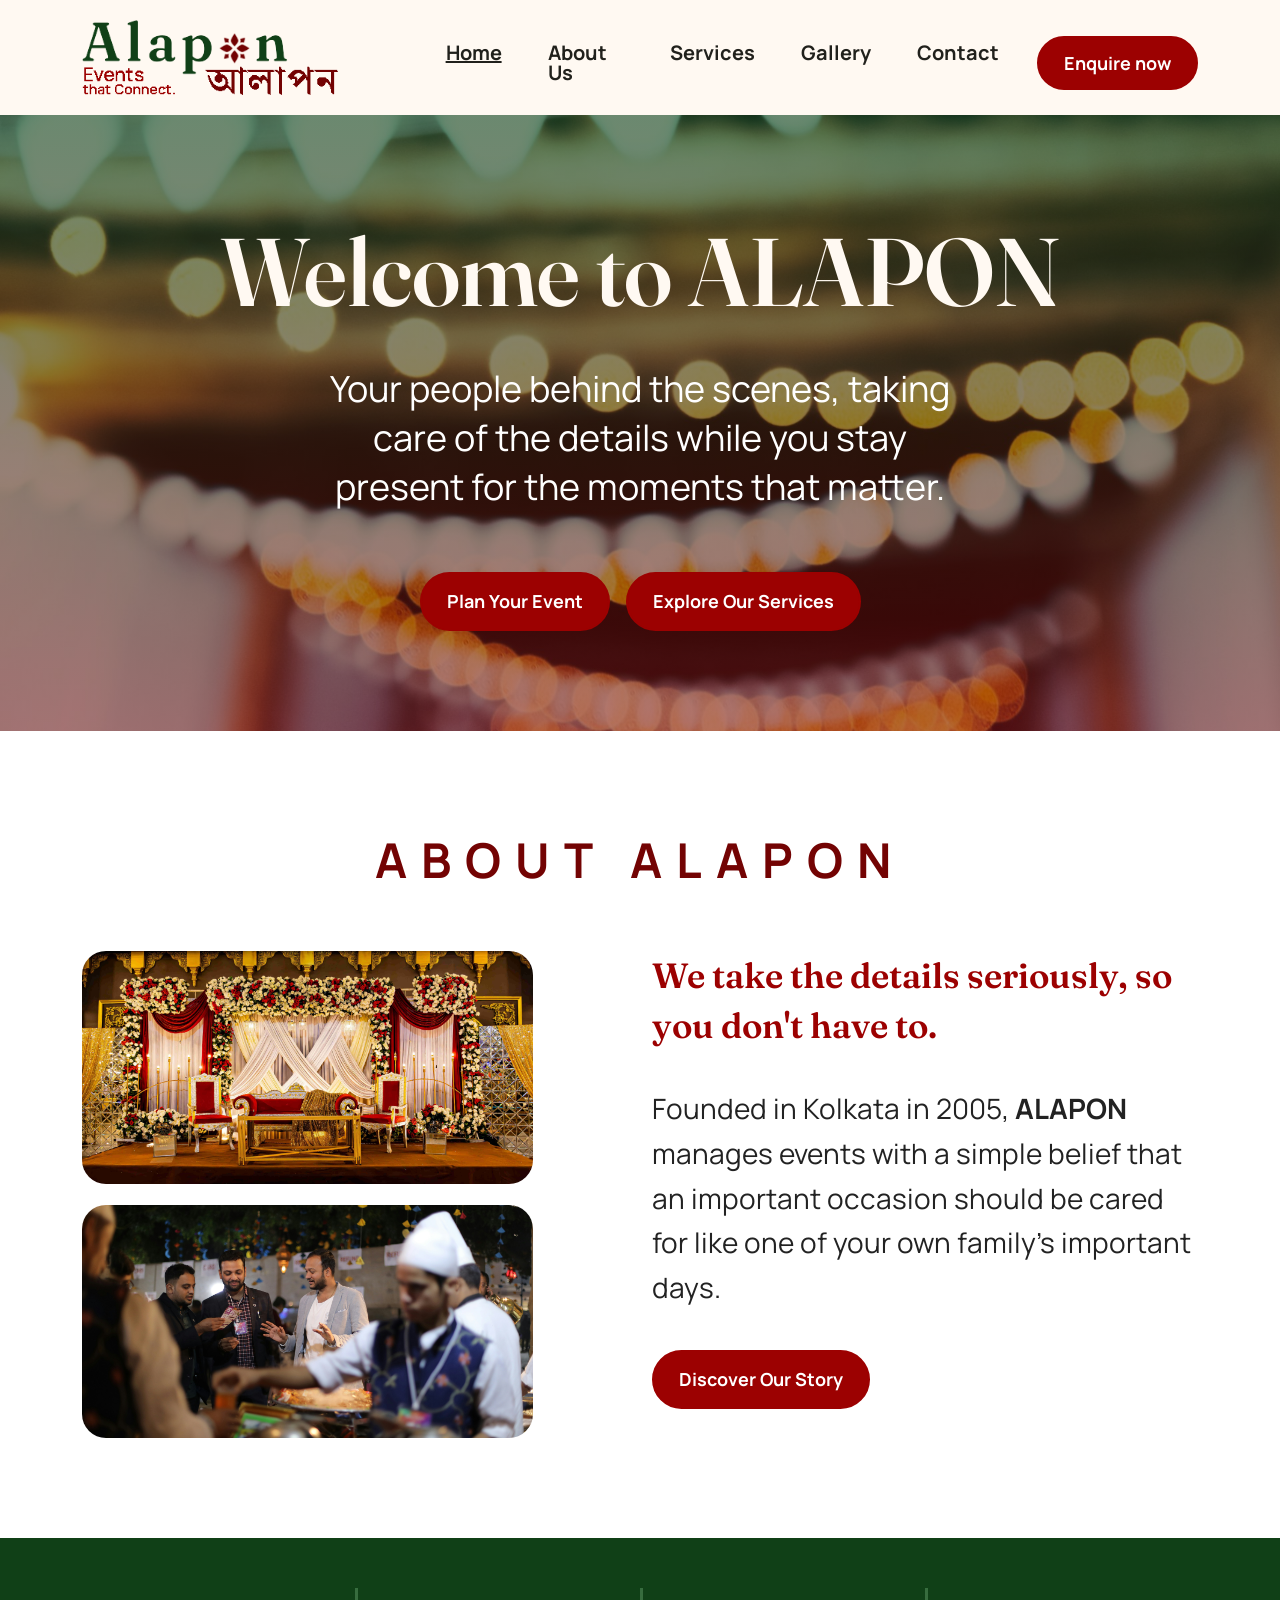
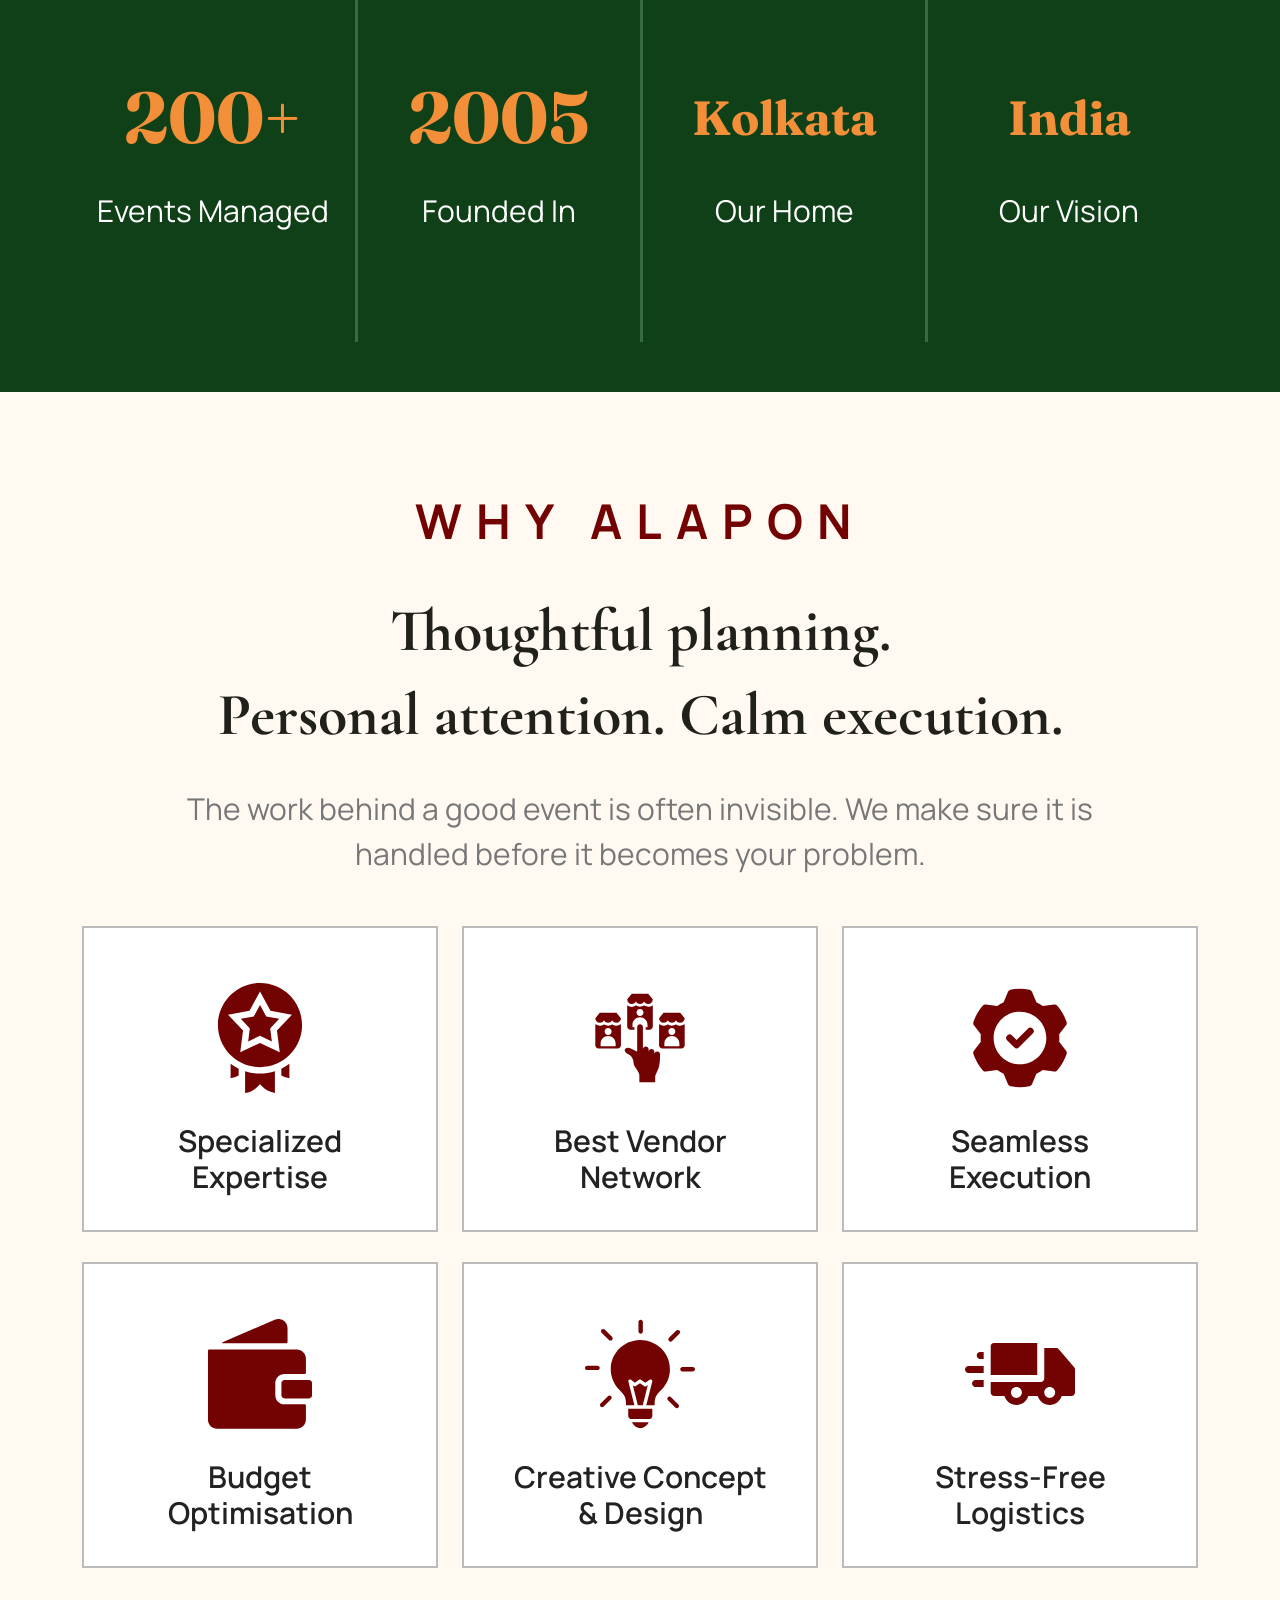
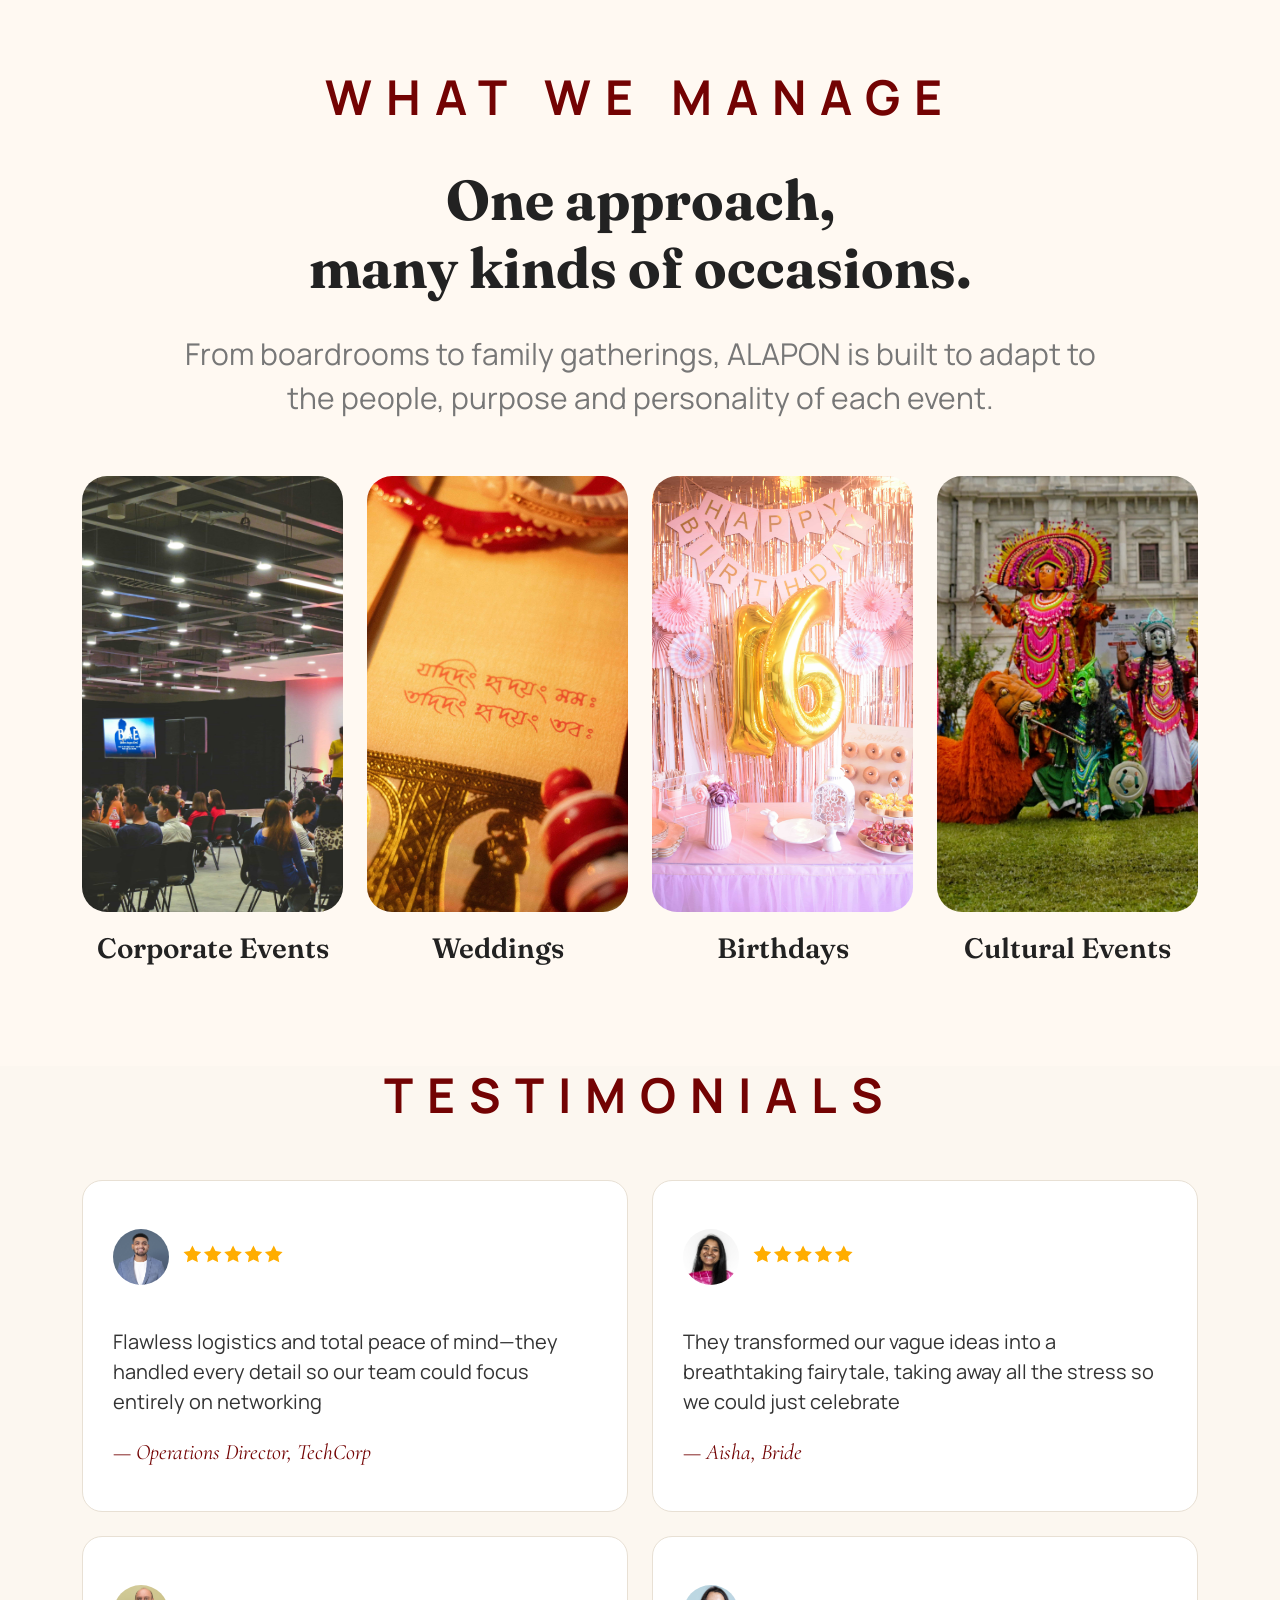
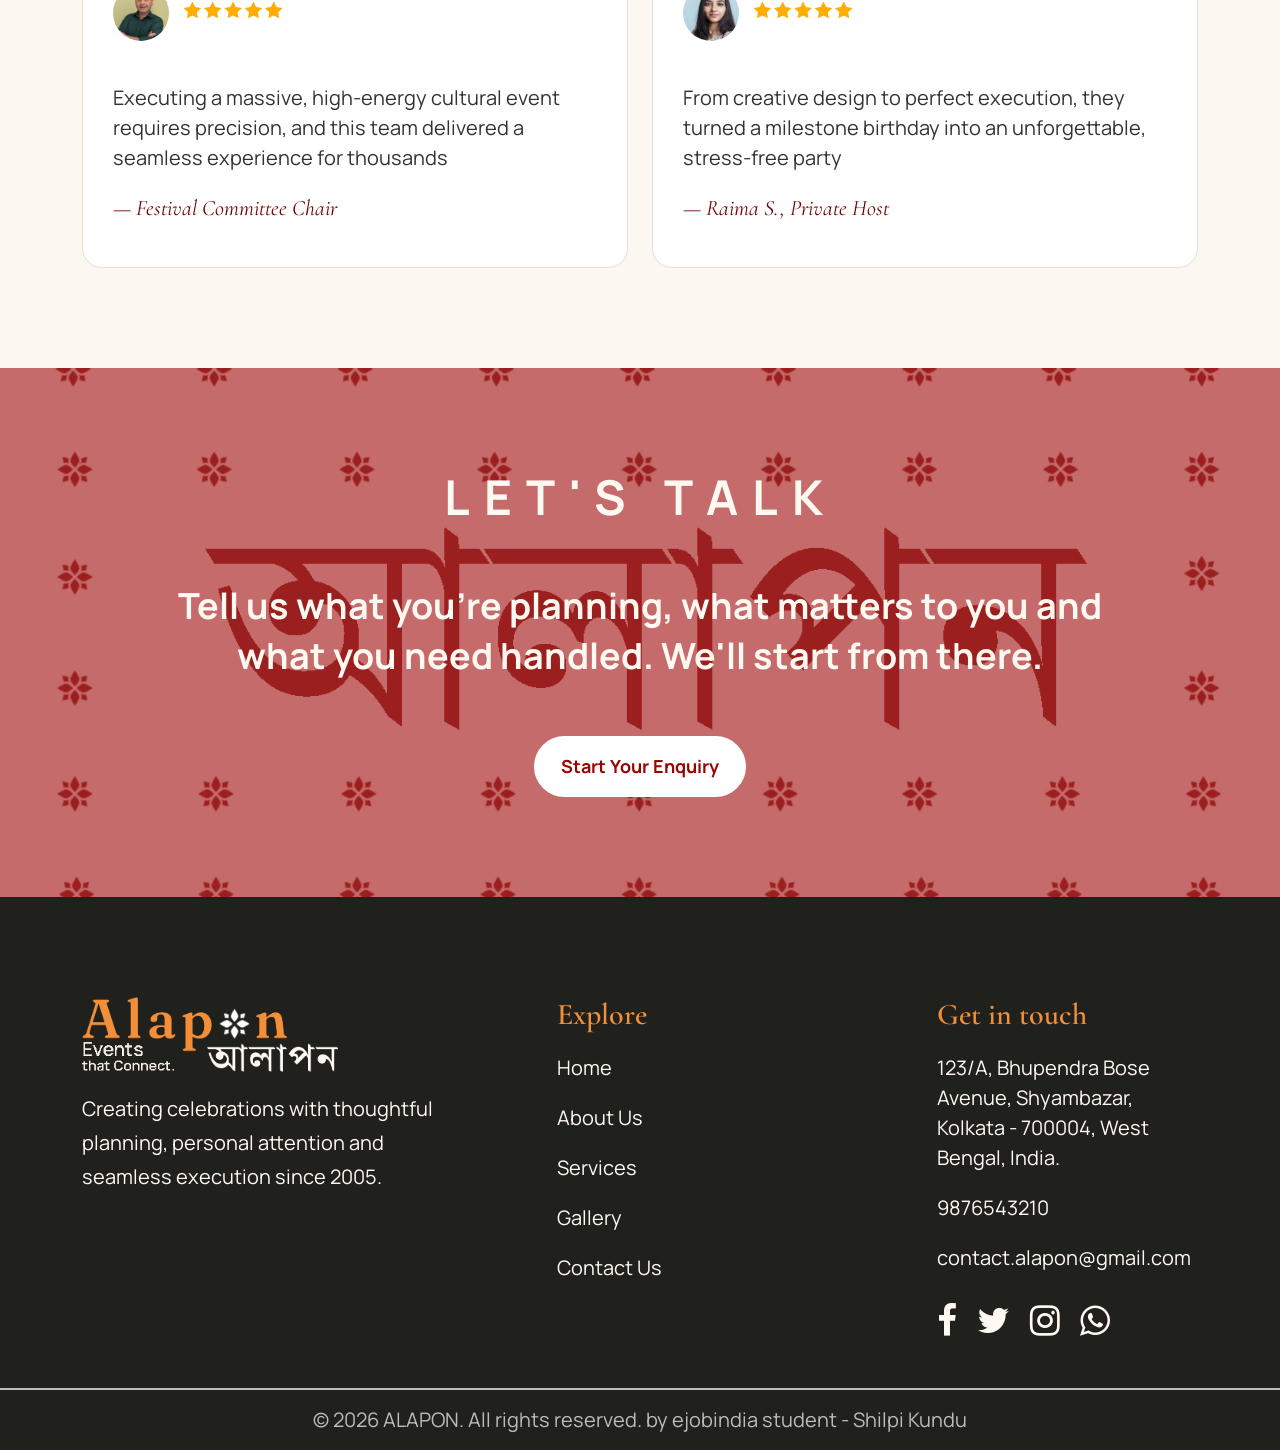
<file: index.html>
<!DOCTYPE html>
<html lang="en">

<head>
  <meta charset="UTF-8">
  <meta name="viewport" content="width=device-width, initial-scale=1.0">

  <title>ALAPON | Event Management Company in Kolkata</title>

  <!-- Google Fonts -->
  <link
    href="https://fonts.googleapis.com/css2?family=Cormorant+Garamond:ital,wght@0,300..700;1,300..700&family=Fraunces:ital,opsz,wght@0,9..144,100..900;1,9..144,100..900&family=Libre+Baskerville:ital,wght@0,400..700;1,400..700&family=Manrope:wght@200..800&family=Noto+Sans+Bengali:wght@100..900&display=swap"
    rel="stylesheet"
  >

  <!-- Font Awesome -->
  <link
    rel="stylesheet"
    href="https://cdnjs.cloudflare.com/ajax/libs/font-awesome/4.7.0/css/font-awesome.min.css"
  >

  <!-- Bootstrap CSS -->
  <link
    href="https://cdn.jsdelivr.net/npm/bootstrap@5.1.3/dist/css/bootstrap.min.css"
    rel="stylesheet"
    integrity="sha384-1BmE4kWBq78iYhFldvKuhfTAU6auU8tT94WrHftjDbrCEXSU1oBoqyl2QvZ6jIW3"
    crossorigin="anonymous"
  >

  <!-- Custom CSS -->
  <link rel="stylesheet" href="./css/style.css">
</head>

<body>

  <!-- HEADER -->
  <header>
    <nav class="navbar navbar-expand-lg">
      <div class="container">

        <!-- Logo -->
        <a class="navbar-brand alapon-logo" href="./index.html">
          <img
            src="./images/logo_dark_pnj.png"
            alt="Alapon logo"
          >
        </a>

        <!-- Mobile hamburger button -->
        <button
          class="navbar-toggler"
          type="button"
          data-bs-toggle="collapse"
          data-bs-target="#alaponNavbar"
          aria-controls="alaponNavbar"
          aria-expanded="false"
          aria-label="Toggle navigation"
        >
          <span class="navbar-toggler-icon"></span>
        </button>

        <!-- Navigation -->
        <div class="collapse navbar-collapse" id="alaponNavbar">

          <ul class="navbar-nav alapon-nav">
            <li class="nav-item">
              <a
                class="nav-link active"
                aria-current="page"
                href="./index.html"
              >Home</a>
            </li>

            <li class="nav-item">
              <a class="nav-link" href="./about.html">About Us</a>
            </li>

            <li class="nav-item">
              <a class="nav-link" href="./services.html">Services</a>
            </li>

            <li class="nav-item">
              <a class="nav-link" href="./gallery.html">Gallery</a>
            </li>

            <li class="nav-item">
              <a class="nav-link" href="./contact.html">Contact</a>
            </li>
          </ul>

          <!-- Enquiry button -->
          <a class="btn alapon-enquire" href="./contact.html">
            Enquire now
          </a>

        </div>
      </div>
    </nav>
  </header>


  
<!-- HERO -->
<section class="hero">
  <div class="container text-center">
    <h1>Welcome to ALAPON</h1>

    <p>
      Your people behind the scenes, taking care of the details while you
      stay present for the moments that matter.
    </p>

    <div class="hero-buttons d-flex flex-wrap justify-content-center gap-3">
      <a class="btn alapon-btn" href="./contact.html">
        Plan Your Event
      </a>

      <a class="btn alapon-btn" href="./services.html">
        Explore Our Services
      </a>
    </div>
  </div>

  <div class="overlay"></div>
</section>



<!-- ABOUT -->
<section class="about">
  <div class="container">
    <h4>About ALAPON</h4>

    <div class="row about-row">
      <!-- Images -->
      <div class="col-lg-5 about-images">
        <img
          src="./images/home_about1.jpg"
          alt="Decorated wedding stage"
          class="img-fluid"
        >

        <img
          src="./images/home_about2.jpg"
          alt="Guests at an event"
          class="img-fluid"
        >
      </div>

      <!-- Text -->
      <div class="col-lg-6 offset-lg-1 about-text">
        <h2>We take the details seriously, so you don't have to.</h2>

        <p>
          Founded in Kolkata in 2005, <b>ALAPON</b> manages events with a
          simple belief that an important occasion should be cared for like
          one of your own family's important days.
        </p>

        <a class="btn alapon-about-btn" href="./about.html">
          Discover Our Story
        </a>
      </div>
    </div>
  </div>
</section>


<!-- STATS -->
<section class="stats">
  <div class="container">
    <div class="row">
      <div class="col-6 col-lg-3 stat">
        <div class="stat-item">
          <h3>200+</h3>
          <p>Events Managed</p>
        </div>
      </div>

      <div class="col-6 col-lg-3 stat">
        <div class="stat-item">
          <h3>2005</h3>
          <p>Founded In</p>
        </div>
      </div>

      <div class="col-6 col-lg-3 stat">
        <div class="stat-item">
          <h3 class="small">Kolkata</h3>
          <p>Our Home</p>
        </div>
      </div>

      <div class="col-6 col-lg-3 stat">
        <div class="stat-item">
          <h3 class="small">India</h3>
          <p>Our Vision</p>
        </div>
      </div>
    </div>
  </div>
</section>


<!-- WHY ALAPON -->
<section class="why">
  <div class="container">
    <h4>why alapon</h4>

    <h2>
      Thoughtful planning.<br>
      Personal attention. Calm execution.
    </h2>

    <p class="subhead">
      The work behind a good event is often invisible. We make sure it is
      handled before it becomes your problem.
    </p>

    <div class="row why-grid">

      <!-- Box 1: Specialized Expertise -->
      <div class="col-12 col-md-6 col-lg-4">
        <div class="box">
          <svg
            xmlns="http://www.w3.org/2000/svg"
            version="1.1"
            xmlns:xlink="http://www.w3.org/1999/xlink"
            width="110"
            height="110"
            viewBox="0 0 512 512"
            xml:space="preserve"
          >
            <g>
              <path
                d="M256 0C148.013 0 60.16 87.854 60.16 195.84S148.014 391.68 256 391.68s195.84-87.854 195.84-195.84S363.987 0 256 0m91.899 322.328L256 278.839l-91.899 43.489 12.962-100.839-69.758-73.961 99.909-18.833L256 39.493l48.785 89.2 99.91 18.833-69.758 73.962z"
                fill="#730202"
              ></path>
              <path
                d="M285.277 155.544 256 102.014l-29.277 53.53-59.958 11.302 41.864 44.386-7.779 60.516L256 245.649l55.15 26.099-7.779-60.516 41.864-44.386zM119.195 443.452a102.2 102.2 0 0 0 37.469-13.244v-31.435a224.3 224.3 0 0 1-37.469-23.214zM355.336 430.208a102.2 102.2 0 0 0 37.469 13.244v-67.893a224.4 224.4 0 0 1-37.469 23.214zM186.664 410.876V512c22.209-3.206 42.63-13.521 58.624-29.838L256 471.234l10.712 10.928c15.994 16.316 36.415 26.632 58.624 29.838V410.876C303.222 417.98 279.897 421.68 256 421.68s-47.222-3.7-69.336-10.804"
                fill="#730202"
              ></path>
            </g>
          </svg>
          <h3>Specialized<br>Expertise</h3>
        </div>
      </div>

      <!-- Box 2: Best Vendor Network -->
      <div class="col-12 col-md-6 col-lg-4">
        <div class="box">
          <svg
            xmlns="http://www.w3.org/2000/svg"
            version="1.1"
            xmlns:xlink="http://www.w3.org/1999/xlink"
            width="110"
            height="110"
            viewBox="0 0 500 500"
            xml:space="preserve"
          >
            <g>
              <path
                fill-rule="evenodd"
                d="M308.219 102.546v94.904c0 8.094-6.622 14.716-14.716 14.716h-16.456a.865.865 0 0 1-.863-.854c-.035-3.192-.289-5.655-1.288-8.626a.84.84 0 0 1 .117-.778.84.84 0 0 1 .701-.359h7.603a.865.865 0 0 0 .863-.863v-11.141c0-18.8-15.381-34.181-34.181-34.181s-34.181 15.381-34.181 34.181v11.141c0 .475.387.863.863.863h8.104a.84.84 0 0 1 .701.359.84.84 0 0 1 .117.779c-1.001 2.974-1.255 5.433-1.293 8.626a.864.864 0 0 1-.863.853h-16.952c-8.094 0-14.716-6.622-14.716-14.716v-94.904c0-.331.173-.614.466-.766a.85.85 0 0 1 .895.062 33.8 33.8 0 0 0 37.675.894.85.85 0 0 1 .926-.001c11.017 6.998 25.497 6.998 36.514 0a.85.85 0 0 1 .926.001c11.643 7.424 26.549 6.976 37.675-.894a.85.85 0 0 1 .895-.062.84.84 0 0 1 .468.766M163.33 188.614v94.904c0 8.094-6.622 14.716-14.716 14.716H61.608c-8.094 0-14.716-6.622-14.716-14.716v-94.904c0-.331.172-.614.466-.766s.625-.129.895.062a33.8 33.8 0 0 0 37.675.894.85.85 0 0 1 .926-.001c11.017 6.998 25.497 6.998 36.514 0a.85.85 0 0 1 .926.001c11.643 7.424 26.549 6.976 37.675-.894.27-.191.601-.214.895-.062s.466.435.466.766m289.776-28.003c-.17 11.375-9.445 20.545-20.861 20.545-7.626 0-14.296-4.092-17.935-10.2a.84.84 0 0 0-.743-.421.84.84 0 0 0-.741.424c-7.999 13.554-27.875 13.554-35.874 0a.84.84 0 0 0-.741-.424.84.84 0 0 0-.743.421c-3.639 6.108-10.309 10.2-17.935 10.2-11.416 0-20.691-9.17-20.861-20.545a.83.83 0 0 1 .196-.56l19.91-24.28a.84.84 0 0 1 .667-.316h74.888c.267 0 .498.109.667.316l19.91 24.28a.83.83 0 0 1 .196.56m.002 28.003v94.904c0 8.094-6.622 14.716-14.716 14.716h-87.007c-8.093 0-14.716-6.622-14.716-14.716v-94.904c0-.331.172-.614.466-.766s.625-.129.895.062a33.8 33.8 0 0 0 37.675.894.85.85 0 0 1 .926-.001c11.017 6.998 25.497 6.998 36.514 0a.85.85 0 0 1 .926.001c11.643 7.424 26.549 6.976 37.675-.894a.85.85 0 0 1 .895-.062.84.84 0 0 1 .467.766m-24.901 99.004a.865.865 0 0 0 .863-.863v-11.141c0-18.8-15.381-34.181-34.181-34.181s-34.181 15.381-34.181 34.181v11.141c0 .475.387.863.863.863zm-33.319-82.588c-8.724 0-15.796 7.072-15.796 15.796s7.073 15.796 15.796 15.796c8.724 0 15.797-7.072 15.797-15.796s-7.072-15.796-15.797-15.796m-231.56-44.419c-.17 11.375-9.445 20.545-20.861 20.545-7.626 0-14.296-4.092-17.935-10.2a.84.84 0 0 0-.743-.421.84.84 0 0 0-.741.424c-7.999 13.554-27.875 13.554-35.874 0a.84.84 0 0 0-.741-.424.84.84 0 0 0-.743.421c-3.639 6.108-10.309 10.2-17.935 10.2-11.416 0-20.691-9.17-20.861-20.545a.83.83 0 0 1 .196-.56L67 135.771c.17-.207.4-.316.667-.316h74.889c.267 0 .498.109.667.316l19.91 24.28a.84.84 0 0 1 .195.56m-24.899 127.007a.865.865 0 0 0 .863-.863v-11.141c0-18.8-15.381-34.181-34.181-34.181S70.93 256.814 70.93 275.614v11.141c0 .475.388.863.863.863zm-33.318-83.08c-8.86 0-16.042 7.182-16.042 16.042s7.183 16.043 16.042 16.043 16.043-7.182 16.043-16.043-7.183-16.042-16.043-16.042m132.011 96.774-.006 9.292a.84.84 0 0 1-.412.735.84.84 0 0 1-.842.034l-27.584-13.991-.035-.017c-25.248-11.414-41.775 11.625-11.303 26.101 11.383 5.407 19.607 14.33 22.395 29.289l.006.037 2.092 14.752c.536 3.778 1.612 6.922 3.503 10.236 4.84 8.479 18.567 27.005 20.529 33.735 1.621 5.559 2.005 11.914 1.575 18.791l-.002.054v19.39c0 .475.387.863.863.863h70.295a.864.864 0 0 0 .863-.863v-19.39l-.002-.056c-.409-6.333.674-11.997 3.543-16.86 16.78-28.435 18.619-54.924 18.619-89.44 0-7.147-5.848-12.995-12.996-12.995-7.147 0-12.996 5.848-12.996 12.995V312.57c0-7.148-5.848-12.996-12.996-12.996s-12.996 5.848-12.996 12.996v-11.435c0-7.148-5.848-12.995-12.996-12.995s-12.996 5.847-12.996 12.995V200.943c0-7.148-5.848-12.996-12.996-12.996s-12.996 5.848-12.996 12.996zm71.095-226.769c-.17 11.375-9.445 20.545-20.861 20.545-7.626 0-14.296-4.092-17.935-10.2a.84.84 0 0 0-.743-.421.84.84 0 0 0-.741.424c-7.999 13.554-27.875 13.554-35.874 0a.84.84 0 0 0-.741-.424.84.84 0 0 0-.743.421c-3.639 6.108-10.309 10.2-17.935 10.2-11.416 0-20.691-9.17-20.861-20.545a.83.83 0 0 1 .196-.56l19.91-24.28a.84.84 0 0 1 .667-.316h74.889c.267 0 .498.109.667.316l19.91 24.28a.84.84 0 0 1 .195.56M250 118.47c-8.86 0-16.042 7.182-16.042 16.042s7.183 16.043 16.042 16.043 16.043-7.182 16.043-16.043S258.86 118.47 250 118.47"
                clip-rule="evenodd"
                fill="#730202"
              ></path>
            </g>
          </svg>
          <h3>Best Vendor<br>Network</h3>
        </div>
      </div>

      <!-- Box 3: Seamless Execution -->
      <div class="col-12 col-md-6 col-lg-4">
        <div class="box">
          <svg
            xmlns="http://www.w3.org/2000/svg"
            version="1.1"
            xmlns:xlink="http://www.w3.org/1999/xlink"
            width="110"
            height="110"
            viewBox="0 0 24 24"
            fill-rule="evenodd"
          >
            <g>
              <path
                d="m14.618 1.899.952 2.293q.741.34 1.406.812l2.462-.321a.75.75 0 0 1 .663.25 10.8 10.8 0 0 1 2.069 3.585c.082.237.039.5-.114.699l-1.509 1.971q.076.812 0 1.624l1.509 1.971a.75.75 0 0 1 .114.699 10.8 10.8 0 0 1-2.069 3.585.75.75 0 0 1-.663.25s-2.462-.321-2.461-.322a8.5 8.5 0 0 1-1.407.812l-.952 2.294a.75.75 0 0 1-.548.448 10.8 10.8 0 0 1-4.14 0 .75.75 0 0 1-.548-.448l-.952-2.293a8.7 8.7 0 0 1-1.406-.812l-2.462.321a.75.75 0 0 1-.663-.25 10.8 10.8 0 0 1-2.069-3.585.75.75 0 0 1 .114-.699l1.509-1.971a8.6 8.6 0 0 1 0-1.624L1.944 9.217a.75.75 0 0 1-.114-.699 10.8 10.8 0 0 1 2.069-3.585.75.75 0 0 1 .663-.25s2.462.321 2.461.322a8.5 8.5 0 0 1 1.407-.812l.952-2.294a.75.75 0 0 1 .548-.448 10.8 10.8 0 0 1 4.14 0 .75.75 0 0 1 .548.448M12 6.25c-3.174 0-5.75 2.576-5.75 5.75s2.576 5.75 5.75 5.75 5.75-2.576 5.75-5.75S15.174 6.25 12 6.25"
                fill="#730202"
              ></path>
              <path
                d="M9.22 12.53a.749.749 0 1 1 1.06-1.06l.97.969 2.47-2.469a.749.749 0 1 1 1.06 1.06l-3 3a.75.75 0 0 1-1.06 0z"
                fill="#730202"
              ></path>
            </g>
          </svg>
          <h3>Seamless<br>Execution</h3>
        </div>
      </div>

      <!-- Box 4: Budget Optimisation -->
      <div class="col-12 col-md-6 col-lg-4">
        <div class="box">
          <svg
            xmlns="http://www.w3.org/2000/svg"
            version="1.1"
            xmlns:xlink="http://www.w3.org/1999/xlink"
            width="110"
            height="110"
            viewBox="0 0 512 512"
            xml:space="preserve"
          >
            <g>
              <path
                d="M483.939 284.061H369.97c-7.861 0-14.246 6.4-14.246 14.246v56.985c0 7.861 6.386 14.246 14.246 14.246h113.97c7.861 0 14.246-6.386 14.246-14.246v-56.985c0-7.847-6.386-14.246-14.247-14.246"
                fill="#730202"
              ></path>
              <path
                d="M369.97 398.03c-23.604 0-42.739-19.135-42.739-42.739v-56.985c0-23.604 19.135-42.739 42.739-42.739h94.025a5.7 5.7 0 0 0 5.698-5.698v-65.533c0-23.604-19.135-42.739-42.739-42.739H19.513a5.7 5.7 0 0 0-5.698 5.698v321.964c0 23.604 19.135 41.724 42.739 41.724h370.401c23.604 0 42.739-19.135 42.739-42.739v-65.533a5.7 5.7 0 0 0-5.698-5.698H369.97zM384.216 42.821c0-14.622-6.998-27.63-19.213-35.671-12.229-8.069-26.92-9.363-40.374-3.603L81.736 107.638c-2.848 1.221-1.976 5.468 1.122 5.468h295.659a5.7 5.7 0 0 0 5.698-5.698V42.821z"
                fill="#730202"
              ></path>
            </g>
          </svg>
          <h3>Budget<br>Optimisation</h3>
        </div>
      </div>

      <!-- Box 5: Creative Concept & Design -->
      <div class="col-12 col-md-6 col-lg-4">
        <div class="box">
          <svg
            xmlns="http://www.w3.org/2000/svg"
            version="1.1"
            xmlns:xlink="http://www.w3.org/1999/xlink"
            width="110"
            height="110"
            viewBox="0 0 64 64"
            xml:space="preserve"
          >
            <g>
              <path
                d="M32.39 8.57c.7 0 1.28-.57 1.28-1.28V1.72c0-.7-.57-1.28-1.28-1.28-.7 0-1.28.57-1.28 1.28V7.3c0 .7.58 1.27 1.28 1.27M34.3 52.18h-4.24c-.08.01-.16.01-.25 0h-4.65v4.29c0 .7.41 1.28 1 1.54.01 0 .01.01.01.01.13.01.24.05.34.12.12.02.23.03.34.03h10.63c.12 0 .23-.01.34-.03.01-.01.02-.01.03-.01.1-.06.2-.1.31-.11 0 0 .01-.01.02-.01.58-.27.99-.84.99-1.54v-4.29h-4.65zM44.28 17.09c-3.33-3.27-7.77-5.02-12.45-4.94-9.03.18-16.43 7.31-16.84 16.24-.23 4.74 1.58 9.4 4.95 12.77 3.24 3.25 3.94 4.39 3.94 9.05v.01h4.85l-3.49-13.86c-.11-.4.06-.82.4-1.05.35-.24.81-.22 1.14.03l2.24 1.7 2.38-1.71c.33-.25.78-.25 1.12-.02l2.62 1.76 2.48-1.75c.34-.24.79-.24 1.12 0 .34.23.5.65.4 1.04l-3.49 13.86h4.84c.02-4.4.6-5.71 3.95-9.06 3.2-3.21 4.97-7.46 4.97-11.97-.03-4.58-1.84-8.88-5.13-12.1"
                fill="#730202"
              ></path>
              <path
                d="m33.61 50.22 2.96-11.78-.88.62c-.33.23-.77.24-1.11.01l-2.61-1.75-2.4 1.73a.96.96 0 0 1-1.16-.01l-.6-.45 2.93 11.63zM28.54 61.89c.37.37.79.71 1.26.99.7.41 1.51.68 2.37.68 2.02 0 3.71-1.44 4.56-2.84.12-.2.23-.4.32-.59H27.3c.26.58.69 1.21 1.24 1.76M13.93 12.19c.24.24.56.37.9.37s.67-.13.91-.38c.24-.24.37-.56.37-.9s-.14-.66-.38-.9l-4.26-4.21c-.24-.24-.56-.37-.9-.37s-.67.13-.91.38c-.24.24-.37.56-.37.9s.14.66.38.9zM7.3 27.16H1.28c-.7 0-1.28.57-1.28 1.28s.57 1.28 1.28 1.28H7.3c.7 0 1.28-.57 1.28-1.28S8 27.16 7.3 27.16M14.24 44.56c-.34 0-.66.13-.9.37l-4.26 4.21c-.24.24-.38.56-.38.9s.13.66.37.9a1.28 1.28 0 0 0 1.81.01l4.26-4.21c.24-.24.38-.56.38-.9s-.13-.66-.37-.9-.57-.38-.91-.38M50.07 45.52c-.24-.24-.56-.37-.9-.37s-.67.13-.91.38c-.24.24-.37.56-.37.9s.14.66.38.9l4.26 4.21c.24.24.56.37.9.37s.67-.13.91-.38c.24-.24.37-.56.37-.9s-.14-.66-.38-.9zM62.72 27.99H56.7c-.7 0-1.28.57-1.28 1.28s.57 1.28 1.28 1.28h6.02c.7 0 1.28-.57 1.28-1.28s-.57-1.28-1.28-1.28M54.02 6.38c-.34 0-.66.13-.9.37l-4.26 4.21a1.277 1.277 0 0 0 1.8 1.81l4.26-4.21c.24-.24.38-.56.38-.9s-.13-.66-.37-.9c-.24-.25-.57-.38-.91-.38"
                fill="#730202"
              ></path>
            </g>
          </svg>
          <h3>Creative Concept<br>&amp; Design</h3>
        </div>
      </div>

      <!-- Box 6: Stress-Free Logistics -->
      <div class="col-12 col-md-6 col-lg-4">
        <div class="box">
          <svg
            xmlns="http://www.w3.org/2000/svg"
            version="1.1"
            xmlns:xlink="http://www.w3.org/1999/xlink"
            width="110"
            height="110"
            viewBox="0 0 512 512"
            xml:space="preserve"
          >
            <g>
              <path
                d="M135.97 111.517a16.35 16.35 0 0 0-16.349 16.349v132.799h216.626V111.527z"
                fill="#730202"
              ></path>
              <path
                d="m508.062 224.494-71.527-83.427a16.35 16.35 0 0 0-12.413-5.708l-55.176.004v141.65c0 9.029-7.321 16.349-16.349 16.349H119.621v49.047c0 9.029 7.319 16.349 16.349 16.349h47.66c7.078 24.084 29.368 41.724 55.715 41.724s48.634-17.64 55.715-41.724h43.546c7.078 24.084 29.368 41.724 55.715 41.724s48.634-17.64 55.715-41.724h45.616c9.028 0 16.349-7.32 16.349-16.349V235.135a16.35 16.35 0 0 0-3.939-10.641m-268.717 143.29c-13.993 0-25.375-11.382-25.375-25.373 0-13.993 11.382-25.377 25.375-25.377 13.99 0 25.375 11.384 25.375 25.377s-11.385 25.373-25.375 25.373m180.351-25.359c-.009 13.985-11.389 25.36-25.375 25.36-13.993 0-25.375-11.382-25.375-25.373 0-13.993 11.382-25.377 25.375-25.377 13.986 0 25.366 11.377 25.375 25.362l-.002.013q0 .007.002.015M16.351 218.789C7.323 218.788 0 226.109 0 235.137c.002 9.029 7.321 16.35 16.349 16.35l70.572.001V218.79zM86.921 153.393H70.848c-9.028.001-16.349 7.32-16.349 16.348 0 9.03 7.321 16.35 16.349 16.35h16.074zM86.921 284.188H49.05c-9.028 0-16.349 7.319-16.349 16.349 0 9.028 7.321 16.348 16.349 16.348h37.873z"
                fill="#730202"
              ></path>
            </g>
          </svg>
          <h3>Stress-Free<br>Logistics</h3>
        </div>
      </div>

    </div>
  </div>
</section>


<!-- WHAT WE MANAGE -->
<section class="manage">
  <div class="container">
    <h4>what we manage</h4>

    <h2>One approach,<br />many kinds of occasions.</h2>

    <p class="subhead">
      From boardrooms to family gatherings, ALAPON is built to adapt to the
      people, purpose and personality of each event.
    </p>

    <div class="row manage-grid">
      <!-- Corporate Events -->
      <div class="col-12 col-sm-6 col-lg-3">
        <div class="event">
          <div class="event-image">
            <img
              src="./images/home_corporate.jpg"
              alt="Corporate event"
              class="img-fluid"
            />
          </div>

          <h3>Corporate Events</h3>
        </div>
      </div>

      <!-- Weddings -->
      <div class="col-12 col-sm-6 col-lg-3">
        <div class="event">
          <div class="event-image">
            <img
              src="./images/home_wedding.jpg"
              alt="Wedding"
              class="img-fluid"
            />
          </div>

          <h3>Weddings</h3>
        </div>
      </div>

      <!-- Birthdays -->
      <div class="col-12 col-sm-6 col-lg-3">
        <div class="event">
          <div class="event-image">
            <img
              src="./images/home_birthday.jpg"
              alt="Birthday party"
              class="img-fluid"
            />
          </div>

          <h3>Birthdays</h3>
        </div>
      </div>

      <!-- Cultural Events -->
      <div class="col-12 col-sm-6 col-lg-3">
        <div class="event">
          <div class="event-image">
            <img
              src="./images/home_cultural.jpg"
              alt="Cultural event"
              class="img-fluid"
            />
          </div>

          <h3>Cultural Events</h3>
        </div>
      </div>
    </div>
  </div>
</section>


<!-- TESTIMONIALS -->
<section class="testimonials">
  <div class="container">
    <h4>testimonials</h4>

    <div class="row testi-grid">
      <!-- Testimonial 1 -->
      <div class="col-12 col-md-6">
        <div class="testi">
          <div class="top">
            <img
              class="avatar"
              src="./images/home_testimonial1.jpg"
              alt=""
            />

            <svg
              xmlns="http://www.w3.org/2000/svg"
              version="1.1"
              xmlns:xlink="http://www.w3.org/1999/xlink"
              width="32"
              height="32"
              x="0"
              y="0"
              viewBox="0 0 512 512"
              style="enable-background: new 0 0 512 512"
              xml:space="preserve"
              class=""
            >
              <g>
                <g fill="#f9ae0e">
                  <path
                    d="m48.1 197.3 14 28.4 31.3 4.5-22.7 22.1 5.4 31.2-28-14.7L20 283.5l5.4-31.2-22.7-22.1 31.4-4.5zM152.2 197.3l14 28.4 31.4 4.5-22.7 22.1 5.3 31.2-28-14.7-28 14.7 5.3-31.2-22.6-22.1 31.3-4.5zM256.4 197.3l14 28.4 31.3 4.5-22.7 22.1 5.4 31.2-28-14.7-28.1 14.7 5.4-31.2-22.7-22.1 31.3-4.5zM360.5 197.3l14 28.4 31.4 4.5-22.7 22.1 5.3 31.2-28-14.7-28 14.7 5.3-31.2-22.6-22.1 31.3-4.5zM464.7 197.3l14 28.4 31.3 4.5-22.7 22.1 5.4 31.2-28-14.7-28.1 14.7 5.4-31.2-22.7-22.1 31.3-4.5z"
                    fill="#ffad00"
                    opacity="1"
                    data-original="#000000"
                    class=""
                  ></path>
                </g>
              </g>
            </svg>
          </div>

          <p>
            Flawless logistics and total peace of mind—they handled every
            detail so our team could focus entirely on networking
          </p>

          <p class="name">— Operations Director, TechCorp</p>
        </div>
      </div>

      <!-- Testimonial 2 -->
      <div class="col-12 col-md-6">
        <div class="testi">
          <div class="top">
            <img
              class="avatar"
              src="./images/home_testimonial2.jpg"
              alt=""
            />

            <svg
              xmlns="http://www.w3.org/2000/svg"
              version="1.1"
              xmlns:xlink="http://www.w3.org/1999/xlink"
              width="32"
              height="32"
              x="0"
              y="0"
              viewBox="0 0 512 512"
              style="enable-background: new 0 0 512 512"
              xml:space="preserve"
              class=""
            >
              <g>
                <g fill="#f9ae0e">
                  <path
                    d="m48.1 197.3 14 28.4 31.3 4.5-22.7 22.1 5.4 31.2-28-14.7L20 283.5l5.4-31.2-22.7-22.1 31.4-4.5zM152.2 197.3l14 28.4 31.4 4.5-22.7 22.1 5.3 31.2-28-14.7-28 14.7 5.3-31.2-22.6-22.1 31.3-4.5zM256.4 197.3l14 28.4 31.3 4.5-22.7 22.1 5.4 31.2-28-14.7-28.1 14.7 5.4-31.2-22.7-22.1 31.3-4.5zM360.5 197.3l14 28.4 31.4 4.5-22.7 22.1 5.3 31.2-28-14.7-28 14.7 5.3-31.2-22.6-22.1 31.3-4.5zM464.7 197.3l14 28.4 31.3 4.5-22.7 22.1 5.4 31.2-28-14.7-28.1 14.7 5.4-31.2-22.7-22.1 31.3-4.5z"
                    fill="#ffad00"
                    opacity="1"
                    data-original="#000000"
                    class=""
                  ></path>
                </g>
              </g>
            </svg>
          </div>

          <p>
            They transformed our vague ideas into a breathtaking fairytale,
            taking away all the stress so we could just celebrate
          </p>

          <p class="name">— Aisha, Bride</p>
        </div>
      </div>

      <!-- Testimonial 3 -->
      <div class="col-12 col-md-6">
        <div class="testi">
          <div class="top">
            <img
              class="avatar"
              src="./images/home_testimonial3.jpg"
              alt=""
            />

            <svg
              xmlns="http://www.w3.org/2000/svg"
              version="1.1"
              xmlns:xlink="http://www.w3.org/1999/xlink"
              width="32"
              height="32"
              x="0"
              y="0"
              viewBox="0 0 512 512"
              style="enable-background: new 0 0 512 512"
              xml:space="preserve"
              class=""
            >
              <g>
                <g fill="#f9ae0e">
                  <path
                    d="m48.1 197.3 14 28.4 31.3 4.5-22.7 22.1 5.4 31.2-28-14.7L20 283.5l5.4-31.2-22.7-22.1 31.4-4.5zM152.2 197.3l14 28.4 31.4 4.5-22.7 22.1 5.3 31.2-28-14.7-28 14.7 5.3-31.2-22.6-22.1 31.3-4.5zM256.4 197.3l14 28.4 31.3 4.5-22.7 22.1 5.4 31.2-28-14.7-28.1 14.7 5.4-31.2-22.7-22.1 31.3-4.5zM360.5 197.3l14 28.4 31.4 4.5-22.7 22.1 5.3 31.2-28-14.7-28 14.7 5.3-31.2-22.6-22.1 31.3-4.5zM464.7 197.3l14 28.4 31.3 4.5-22.7 22.1 5.4 31.2-28-14.7-28.1 14.7 5.4-31.2-22.7-22.1 31.3-4.5z"
                    fill="#ffad00"
                    opacity="1"
                    data-original="#000000"
                    class=""
                  ></path>
                </g>
              </g>
            </svg>
          </div>

          <p>
            Executing a massive, high-energy cultural event requires
            precision, and this team delivered a seamless experience for
            thousands
          </p>

          <p class="name">— Festival Committee Chair</p>
        </div>
      </div>

      <!-- Testimonial 4 -->
      <div class="col-12 col-md-6">
        <div class="testi">
          <div class="top">
            <img
              class="avatar"
              src="./images/home_testimonial4.jpg"
              alt=""
            />

            <svg
              xmlns="http://www.w3.org/2000/svg"
              version="1.1"
              xmlns:xlink="http://www.w3.org/1999/xlink"
              width="32"
              height="32"
              x="0"
              y="0"
              viewBox="0 0 512 512"
              style="enable-background: new 0 0 512 512"
              xml:space="preserve"
              class=""
            >
              <g>
                <g fill="#f9ae0e">
                  <path
                    d="m48.1 197.3 14 28.4 31.3 4.5-22.7 22.1 5.4 31.2-28-14.7L20 283.5l5.4-31.2-22.7-22.1 31.4-4.5zM152.2 197.3l14 28.4 31.4 4.5-22.7 22.1 5.3 31.2-28-14.7-28 14.7 5.3-31.2-22.6-22.1 31.3-4.5zM256.4 197.3l14 28.4 31.3 4.5-22.7 22.1 5.4 31.2-28-14.7-28.1 14.7 5.4-31.2-22.7-22.1 31.3-4.5zM360.5 197.3l14 28.4 31.4 4.5-22.7 22.1 5.3 31.2-28-14.7-28 14.7 5.3-31.2-22.6-22.1 31.3-4.5zM464.7 197.3l14 28.4 31.3 4.5-22.7 22.1 5.4 31.2-28-14.7-28.1 14.7 5.4-31.2-22.7-22.1 31.3-4.5z"
                    fill="#ffad00"
                    opacity="1"
                    data-original="#000000"
                    class=""
                  ></path>
                </g>
              </g>
            </svg>
          </div>

          <p>
            From creative design to perfect execution, they turned a milestone
            birthday into an unforgettable, stress-free party
          </p>

          <p class="name">— Raima S., Private Host</p>
        </div>
      </div>
    </div>
  </div>
</section>


<!-- LET'S TALK -->
<section class="talk" id="contact">
  <div class="container">
    <h4>let's talk</h4>

    <p>
      Tell us what you're planning, what matters to you and what you need
      handled. We'll start from there.
    </p>

    <a class="btn talk-btn" href="./contact.html">
      Start Your Enquiry
    </a>
  </div>
</section>





<!-- FOOTER -->
<footer class="alapon-footer">
  <div class="container">
    <div class="row top-foot">

      <!-- Brand: 4 columns -->
      <div class="col-12 col-md-6 col-lg-4 footer-brand">
        <img src="./images/logo_light_pnj.png" alt="ALAPON logo" />

        <p>
          Creating celebrations with thoughtful planning, personal attention
          and seamless execution since 2005.
        </p>
      </div>

      <!-- Explore: 3 columns, with 1-column offset -->
      <div class="col-12 col-md-6 col-lg-3 offset-lg-1 footer-links">
        <h3>Explore</h3>

        <ul>
          <li><a href="./index.html">Home</a></li>
          <li><a href="./about.html">About Us</a></li>
          <li><a href="./services.html">Services</a></li>
          <li><a href="./gallery.html">Gallery</a></li>
          <li><a href="./contact.html">Contact Us</a></li>
        </ul>
      </div>

      <!-- Get in touch: 3 columns, with 1-column offset -->
      <div class="col-12 col-md-6 col-lg-3 offset-lg-1 footer-contact">
        <h3>Get in touch</h3>

        <ul>
          <li>
            <a
              href="https://google.com"
              target="_blank"
              rel="noopener noreferrer"
            >
              123/A, Bhupendra Bose Avenue, Shyambazar, Kolkata - 700004,
              West Bengal, India.
            </a>
          </li>

          <li>
            <a href="tel:9876543210">9876543210</a>
          </li>

          <li>
            <a href="mailto:contact.alapon@gmail.com">
              contact.alapon@gmail.com
            </a>
          </li>
        </ul>

        <div class="social">
          <a href="#" aria-label="Facebook">
            <i class="fa fa-facebook" aria-hidden="true"></i>
          </a>

          <a href="#" aria-label="Twitter">
            <i class="fa fa-twitter" aria-hidden="true"></i>
          </a>

          <a href="#" aria-label="Instagram">
            <i class="fa fa-instagram" aria-hidden="true"></i>
          </a>

          <a href="#" aria-label="WhatsApp">
            <i class="fa fa-whatsapp" aria-hidden="true"></i>
          </a>
        </div>
      </div>

    </div>
  </div>

  <!-- Copyright -->
  <div class="bottom-foot">
    <div class="container">
      <p>
        © 2026 ALAPON. All rights reserved. by ejobindia student - Shilpi Kundu
      </p>
    </div>
  </div>
</footer>

  <!-- Bootstrap JavaScript -->
  <script
    src="https://cdn.jsdelivr.net/npm/bootstrap@5.1.3/dist/js/bootstrap.bundle.min.js"
    integrity="sha384-ka7Sk0Gln4gmtz2MlQnikT1wXgYsOg+OMhuP+IlRH9sENBO0LRn5q+8nbTov4+1p"
    crossorigin="anonymous"
  ></script>

</body>
</html>
</file>
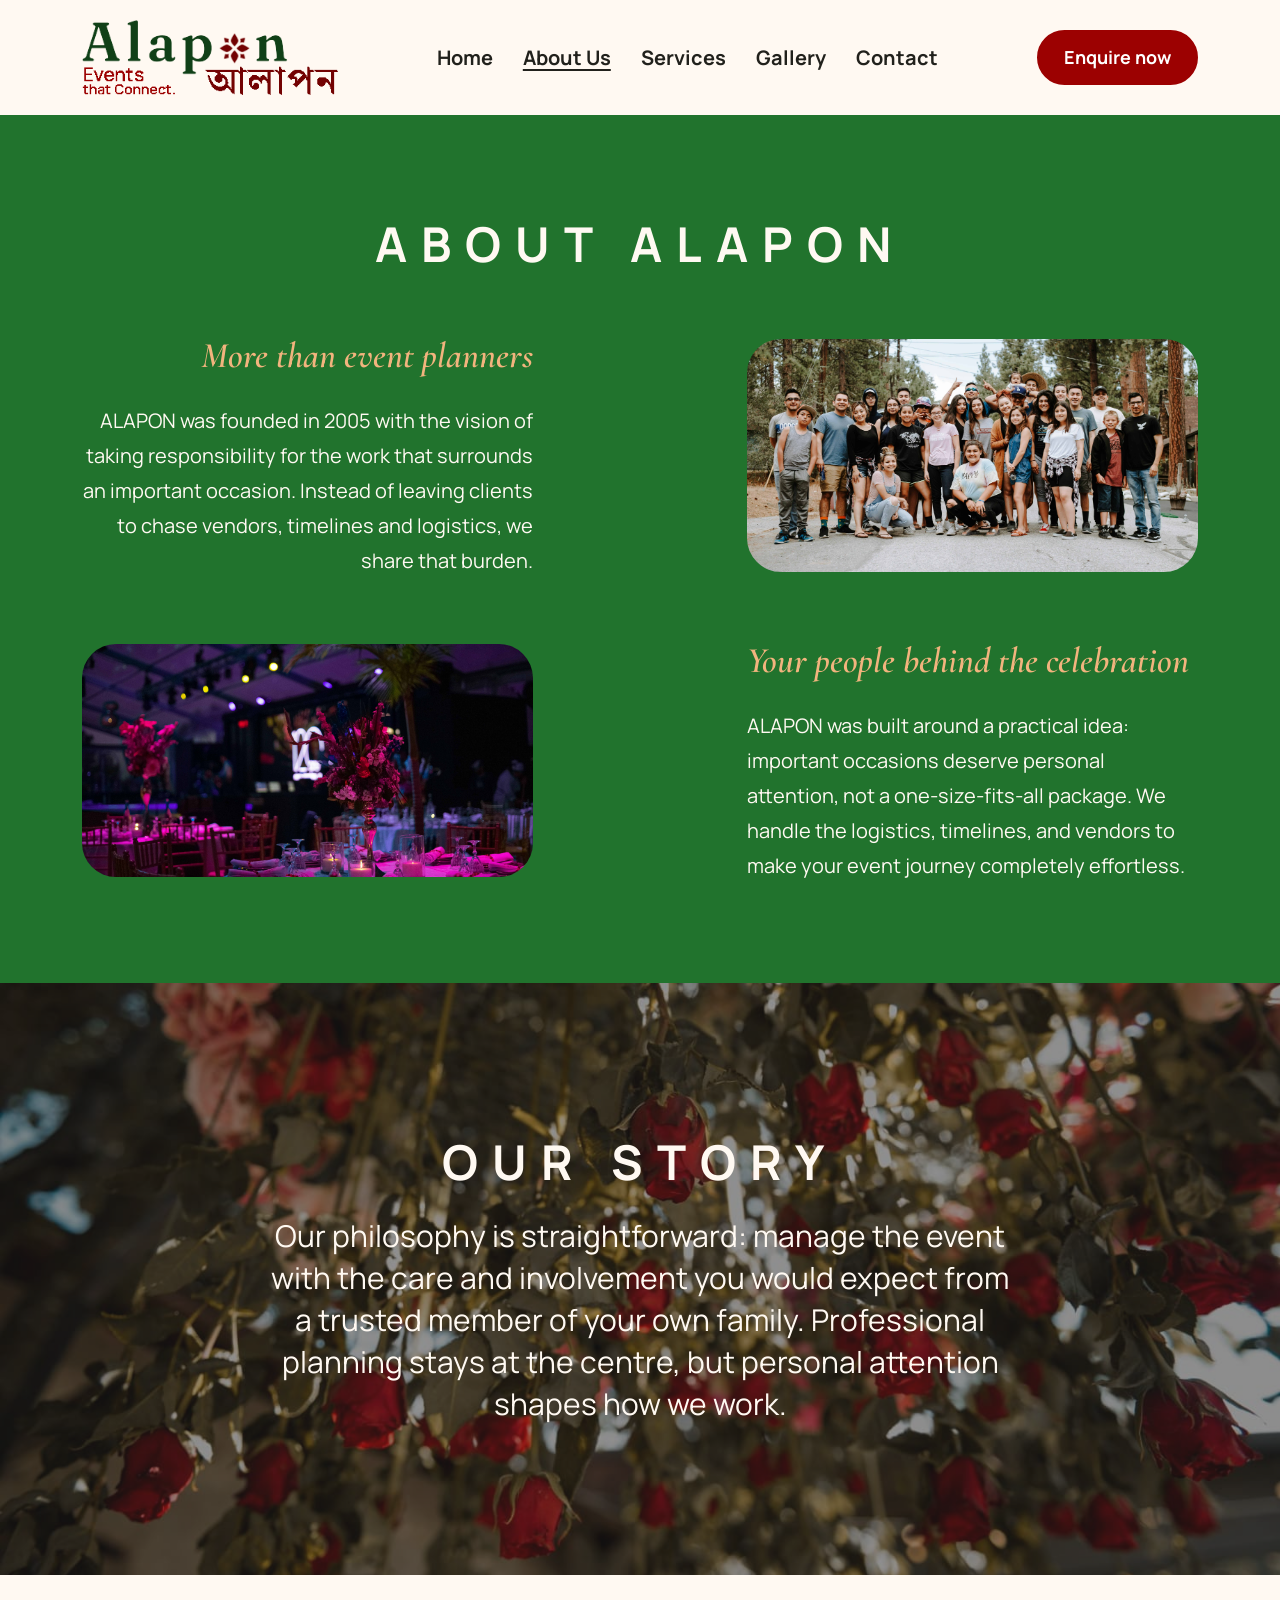
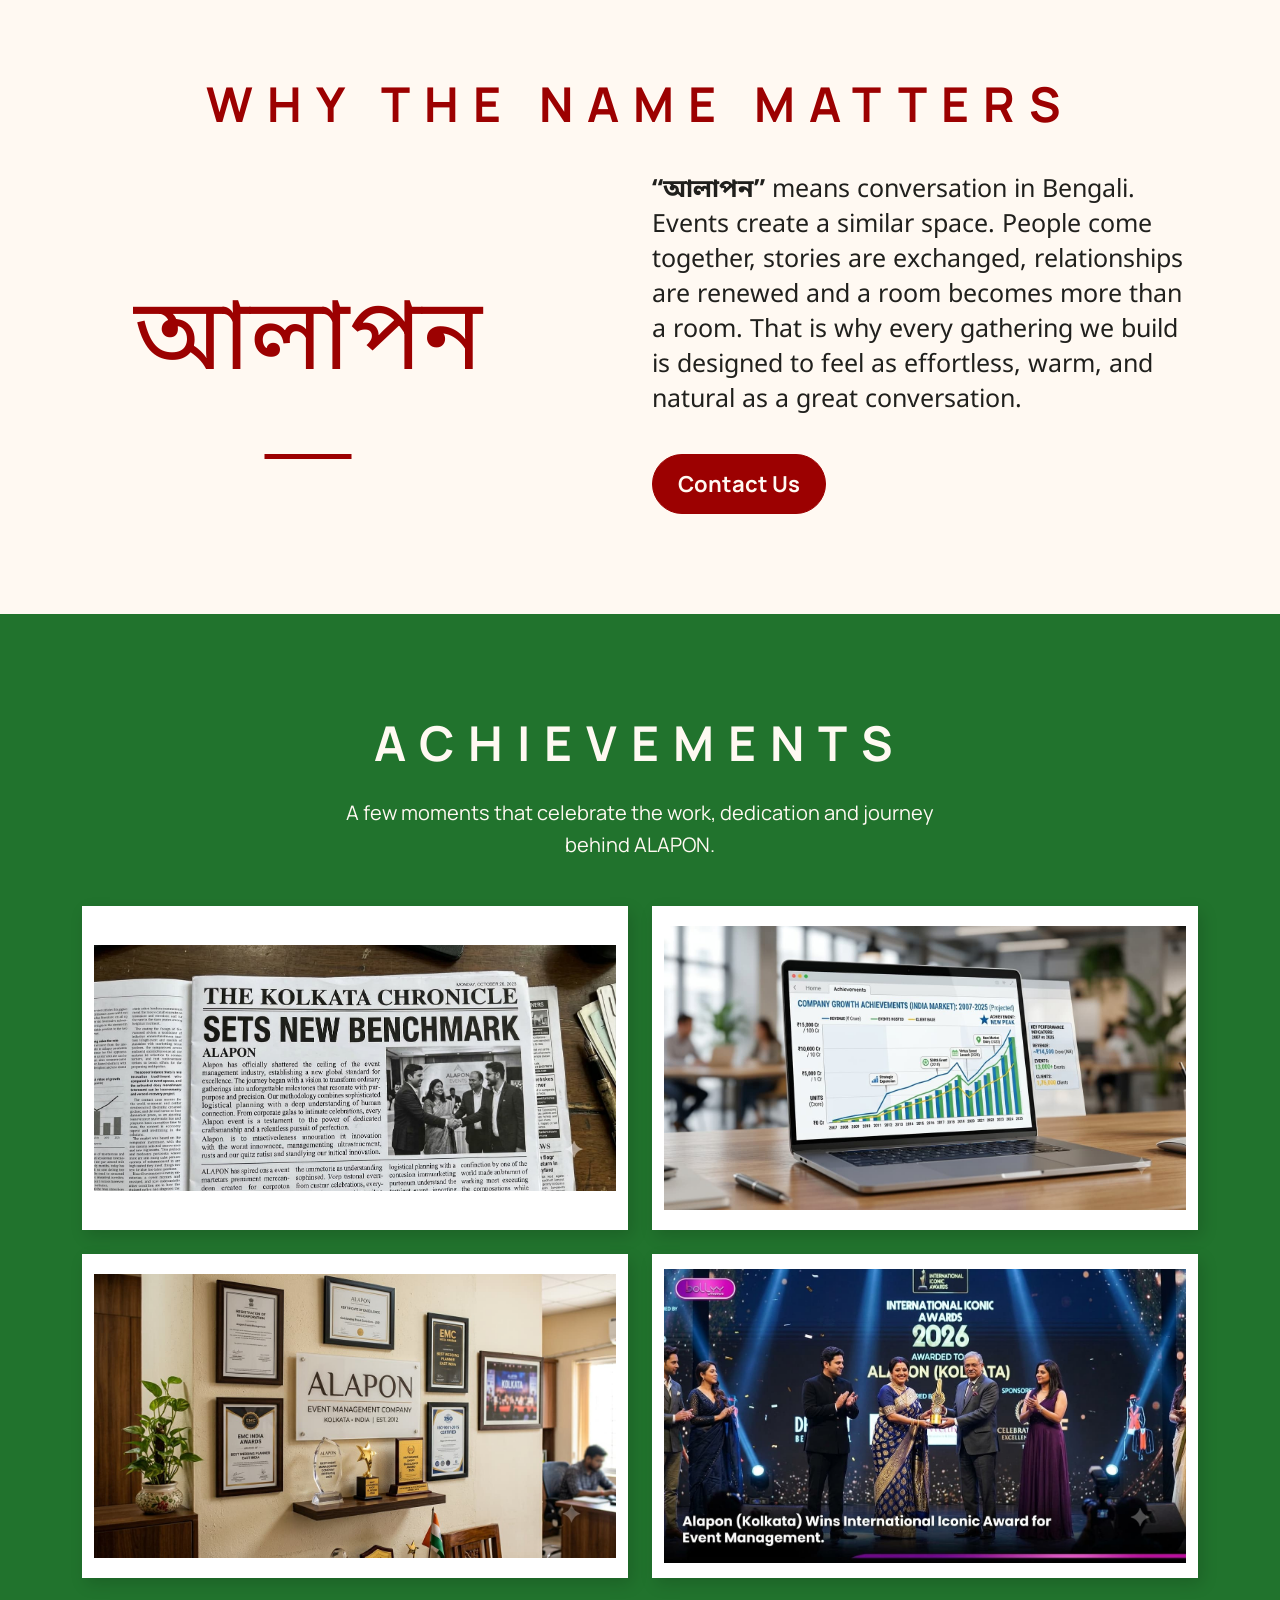
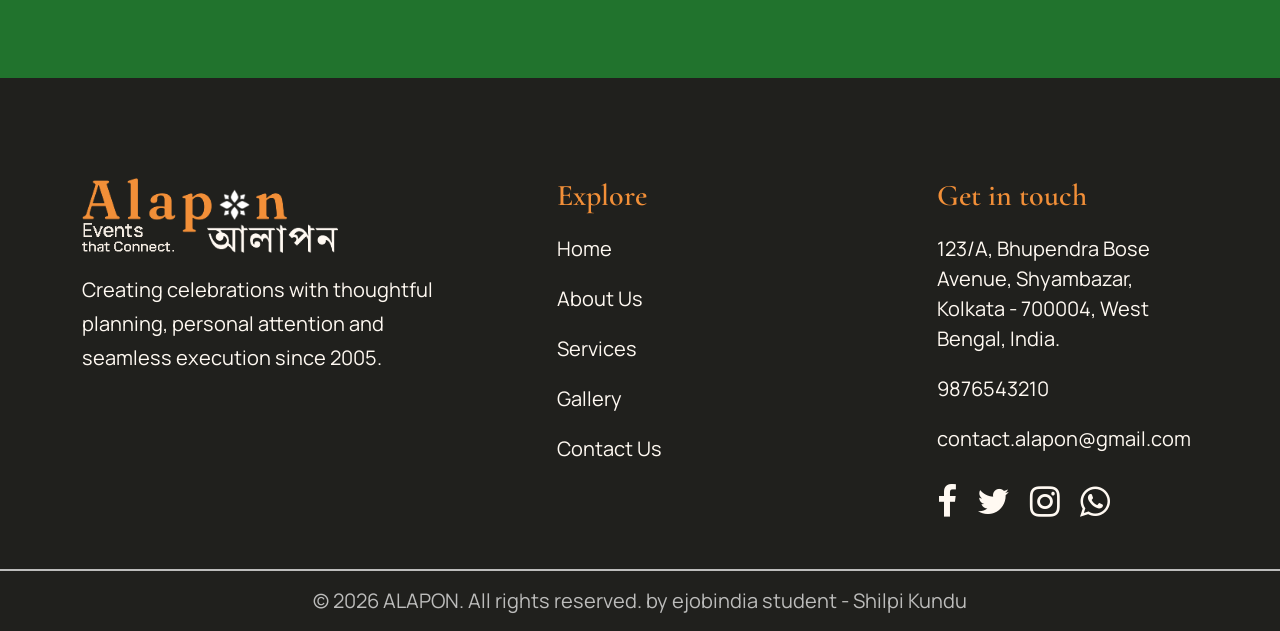
<file: about.html>
<!DOCTYPE html>
<html lang="en">

<head>
  <meta charset="UTF-8">
  <meta name="viewport" content="width=device-width, initial-scale=1.0">

  <title>ALAPON | About Us</title>

  <!-- Google Fonts -->
  <link
    href="https://fonts.googleapis.com/css2?family=Cormorant+Garamond:ital,wght@0,300..700;1,300..700&family=Fraunces:ital,opsz,wght@0,9..144,100..900;1,9..144,100..900&family=Libre+Baskerville:ital,wght@0,400..700;1,400..700&family=Manrope:wght@200..800&family=Noto+Sans+Bengali:wght@100..900&display=swap"
    rel="stylesheet"
  >

  <!-- Font Awesome -->
  <link
    rel="stylesheet"
    href="https://cdnjs.cloudflare.com/ajax/libs/font-awesome/4.7.0/css/font-awesome.min.css"
  >

  <!-- Bootstrap CSS -->
  <link
    href="https://cdn.jsdelivr.net/npm/bootstrap@5.1.3/dist/css/bootstrap.min.css"
    rel="stylesheet"
  >

  <!-- Custom CSS: keep this after Bootstrap -->
  <link rel="stylesheet" href="./css/about.css">
</head>

<body>

  <!-- HEADER -->
  <header class="alapon-header">
    <nav class="navbar navbar-expand-lg">
      <div class="container">

        <!-- Logo -->
        <a class="navbar-brand" href="./index.html">
          <img src="./images/logo_dark_pnj.png" alt="ALAPON logo">
        </a>

        <!-- Mobile hamburger button -->
        <button
          class="navbar-toggler"
          type="button"
          data-bs-toggle="collapse"
          data-bs-target="#alaponNavbar"
          aria-controls="alaponNavbar"
          aria-expanded="false"
          aria-label="Toggle navigation"
        >
          <span class="navbar-toggler-icon"></span>
        </button>

        <!-- Navigation links -->
        <div class="collapse navbar-collapse" id="alaponNavbar">
          <ul class="navbar-nav mx-auto alapon-nav">
            <li class="nav-item">
              <a class="nav-link" href="./index.html">Home</a>
            </li>

            <li class="nav-item">
              <a
                class="nav-link active"
                href="./about.html"
                aria-current="page"
              >
                About Us
              </a>
            </li>

            <li class="nav-item">
              <a class="nav-link" href="./services.html">Services</a>
            </li>

            <li class="nav-item">
              <a class="nav-link" href="./gallery.html">Gallery</a>
            </li>

            <li class="nav-item">
              <a class="nav-link" href="./contact.html">Contact</a>
            </li>
          </ul>

          <!-- Enquiry button -->
          <a class="btn alapon-header-btn" href="./contact.html">
            Enquire now
          </a>
        </div>

      </div>
    </nav>
  </header>


  
<!-- ABOUT ALAPON -->
<section class="about">
  <div class="container">

    <h4>ABOUT ALAPON</h4>

    <!-- First row: Text left, image right -->
    <div class="row about_row top align-items-center">

      <div class="col-12 col-lg-5 text">
        <h5>More than event planners</h5>
        <p>
          ALAPON was founded in 2005 with the vision of taking responsibility
          for the work that surrounds an important occasion. Instead of leaving
          clients to chase vendors, timelines and logistics, we share that burden.
        </p>
      </div>

      <div class="col-12 col-lg-5 offset-lg-2 photo">
        <div class="photo_box">
          <img src="./images/about_pic1.jpg" alt="The Alapon team">
        </div>
      </div>

    </div>

    <!-- Second row: Image left, text right -->
    <div class="row about_row bottom align-items-center">

      <div class="col-12 col-lg-5 photo">
        <div class="photo_box">
          <img src="./images/about_pic2.jpg" alt="An Alapon-planned celebration">
        </div>
      </div>

      <div class="col-12 col-lg-5 offset-lg-2 text">
        <h5>Your people behind the celebration</h5>
        <p>
          ALAPON was built around a practical idea: important occasions
          deserve personal attention, not a one-size-fits-all package.
          We handle the logistics, timelines, and vendors to make your
          event journey completely effortless.
        </p>
      </div>

    </div>

  </div>
</section>


<!-- OUR STORY -->
<section class="our_story">
  <div class="overlay"></div>

  <div class="container position-relative">
    <div class="our_story_inner mx-auto text-center">
      <h4>OUR STORY</h4>

      <p>
        Our philosophy is straightforward: manage the event with the care
        and involvement you would expect from a trusted member of your own
        family. Professional planning stays at the centre, but personal
        attention shapes how we work.
      </p>
    </div>
  </div>
</section>


<!-- WHY THE NAME MATTERS -->
<section class="name_matters">
  <div class="container">

    <h4>WHY THE NAME MATTERS</h4>

    <div class="row name_matters_row align-items-center">

      <!-- Bengali word -->
      <div class="col-12 col-lg-5 bengali_column">
        <p class="bengali_word">আলাপন</p>
      </div>

      <!-- Explanation and button -->
      <div class="col-12 col-lg-6 offset-lg-1 text">
        <p>
          <b>“আলাপন”</b> means conversation in Bengali. Events create a
          similar space. People come together, stories are exchanged,
          relationships are renewed and a room becomes more than a room.
          That is why every gathering we build is designed to feel as
          effortless, warm, and natural as a great conversation.
        </p>

        <a href="./contact.html" class="btn">Contact Us</a>
      </div>

    </div>

  </div>
</section>



<!-- ACHIEVEMENTS -->
<section class="achievements">
  <div class="container">

    <h4>ACHIEVEMENTS</h4>

    <p class="achievement_intro">
      A few moments that celebrate the work, dedication and journey
      behind ALAPON.
    </p>

    <div class="row achievement_row">

      <div class="col-12 col-md-6 achievement_col">
        <div class="achievement_box">
          <img src="./images/achievement_1.jpg" alt="ALAPON achievement">
        </div>
      </div>

      <div class="col-12 col-md-6 achievement_col">
        <div class="achievement_box">
          <img src="./images/achievement_2.jpg" alt="ALAPON achievement">
        </div>
      </div>

      <div class="col-12 col-md-6 achievement_col">
        <div class="achievement_box">
          <img src="./images/achievemenet_3.jpg" alt="ALAPON achievement">
        </div>
      </div>

      <div class="col-12 col-md-6 achievement_col">
        <div class="achievement_box">
          <img src="./images/achievement_4.jpg" alt="ALAPON achievement">
        </div>
      </div>

    </div>

  </div>
</section>

<!-- FOOTER -->
<footer class="alapon-footer">
  <div class="container">
    <div class="row top-foot">

      <!-- Brand: 4 columns -->
      <div class="col-12 col-md-6 col-lg-4 footer-brand">
        <img src="./images/logo_light_pnj.png" alt="ALAPON logo" />

        <p>
          Creating celebrations with thoughtful planning, personal attention
          and seamless execution since 2005.
        </p>
      </div>

      <!-- Explore: 3 columns, with 1-column offset -->
      <div class="col-12 col-md-6 col-lg-3 offset-lg-1 footer-links">
        <h3>Explore</h3>

        <ul>
          <li><a href="./index.html">Home</a></li>
          <li><a href="./about.html">About Us</a></li>
          <li><a href="./services.html">Services</a></li>
          <li><a href="./gallery.html">Gallery</a></li>
          <li><a href="./contact.html">Contact Us</a></li>
        </ul>
      </div>

      <!-- Get in touch: 3 columns, with 1-column offset -->
      <div class="col-12 col-md-6 col-lg-3 offset-lg-1 footer-contact">
        <h3>Get in touch</h3>

        <ul>
          <li>
            <a
              href="https://google.com"
              target="_blank"
              rel="noopener noreferrer"
            >
              123/A, Bhupendra Bose Avenue, Shyambazar, Kolkata - 700004,
              West Bengal, India.
            </a>
          </li>

          <li>
            <a href="tel:9876543210">9876543210</a>
          </li>

          <li>
            <a href="mailto:contact.alapon@gmail.com">
              contact.alapon@gmail.com
            </a>
          </li>
        </ul>

        <div class="social">
          <a href="#" aria-label="Facebook">
            <i class="fa fa-facebook" aria-hidden="true"></i>
          </a>

          <a href="#" aria-label="Twitter">
            <i class="fa fa-twitter" aria-hidden="true"></i>
          </a>

          <a href="#" aria-label="Instagram">
            <i class="fa fa-instagram" aria-hidden="true"></i>
          </a>

          <a href="#" aria-label="WhatsApp">
            <i class="fa fa-whatsapp" aria-hidden="true"></i>
          </a>
        </div>
      </div>

    </div>
  </div>

  <!-- Copyright -->
  <div class="bottom-foot">
    <div class="container">
      <p>
        © 2026 ALAPON. All rights reserved. by ejobindia student - Shilpi Kundu
      </p>
    </div>
  </div>
</footer>



  <!-- Bootstrap JavaScript: place before closing body tag -->
  <script src="https://cdn.jsdelivr.net/npm/bootstrap@5.1.3/dist/js/bootstrap.bundle.min.js"></script>

</body>
</html>
</file>
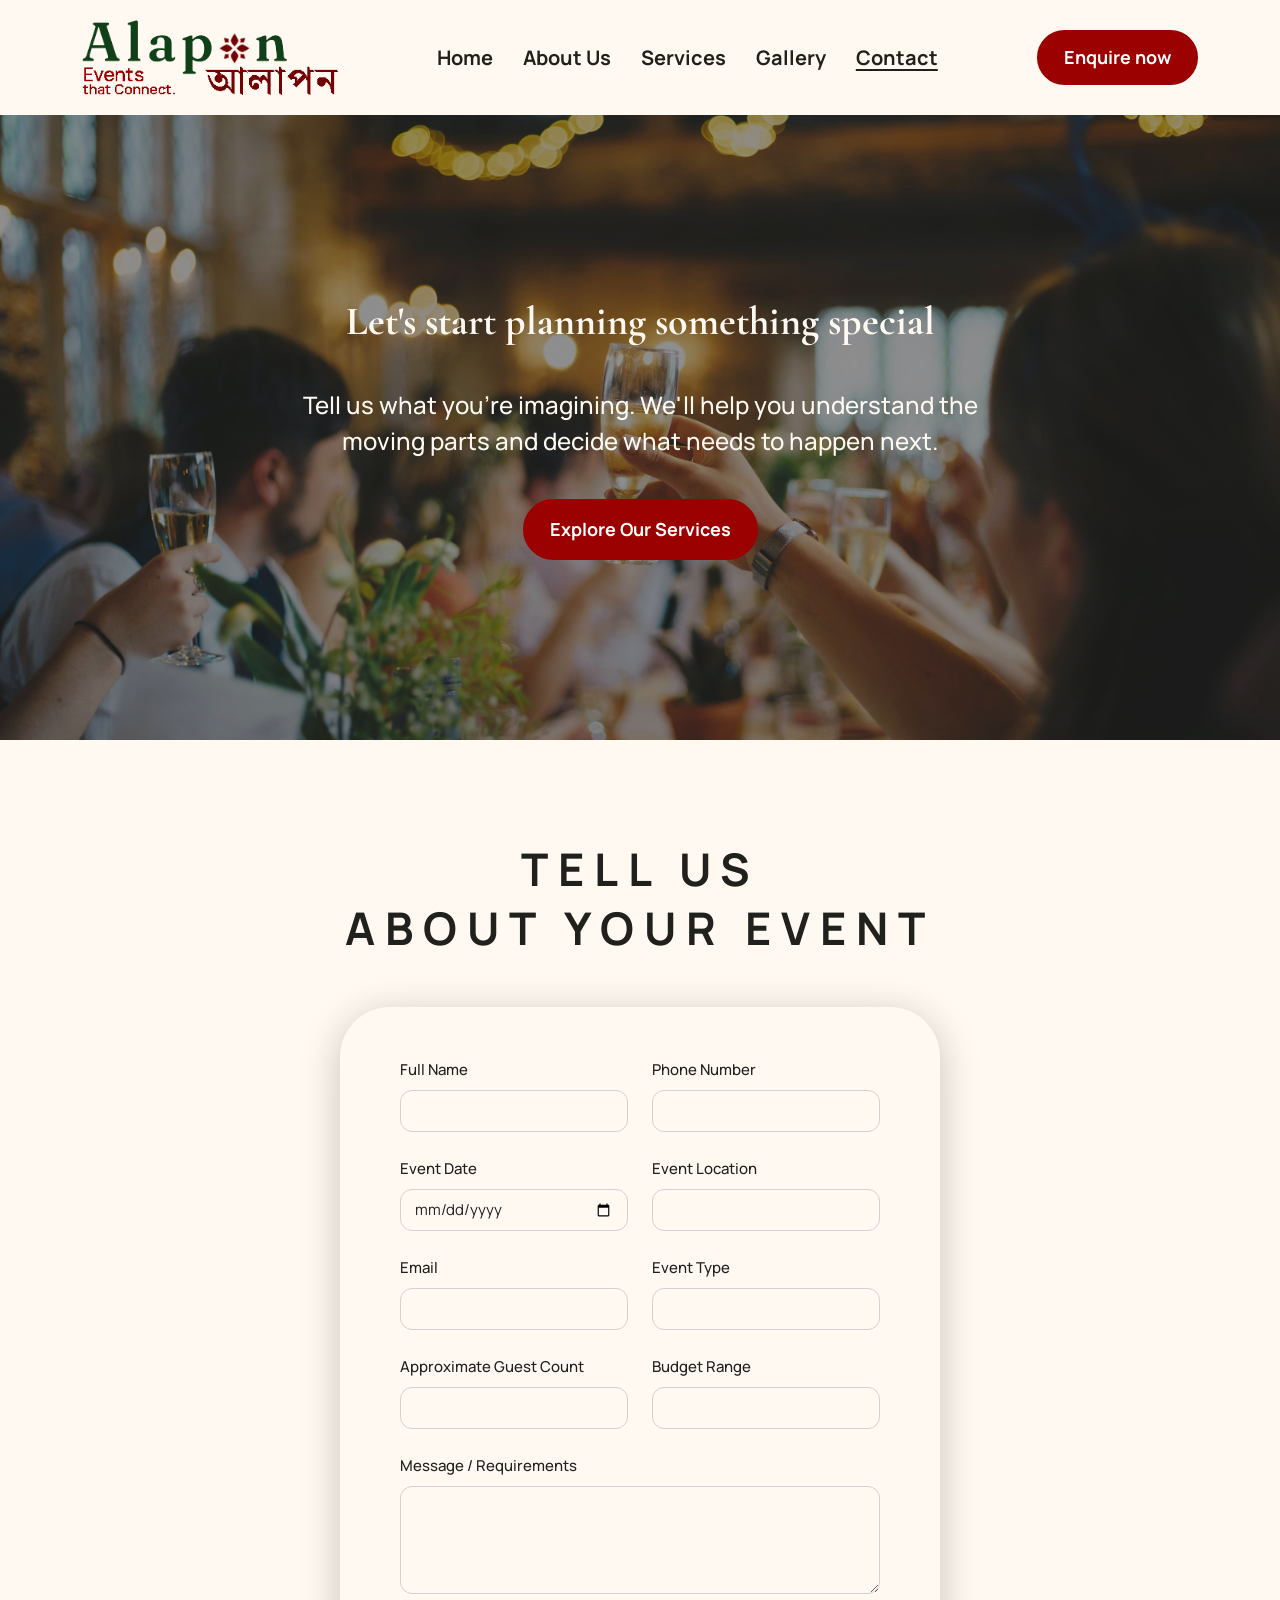
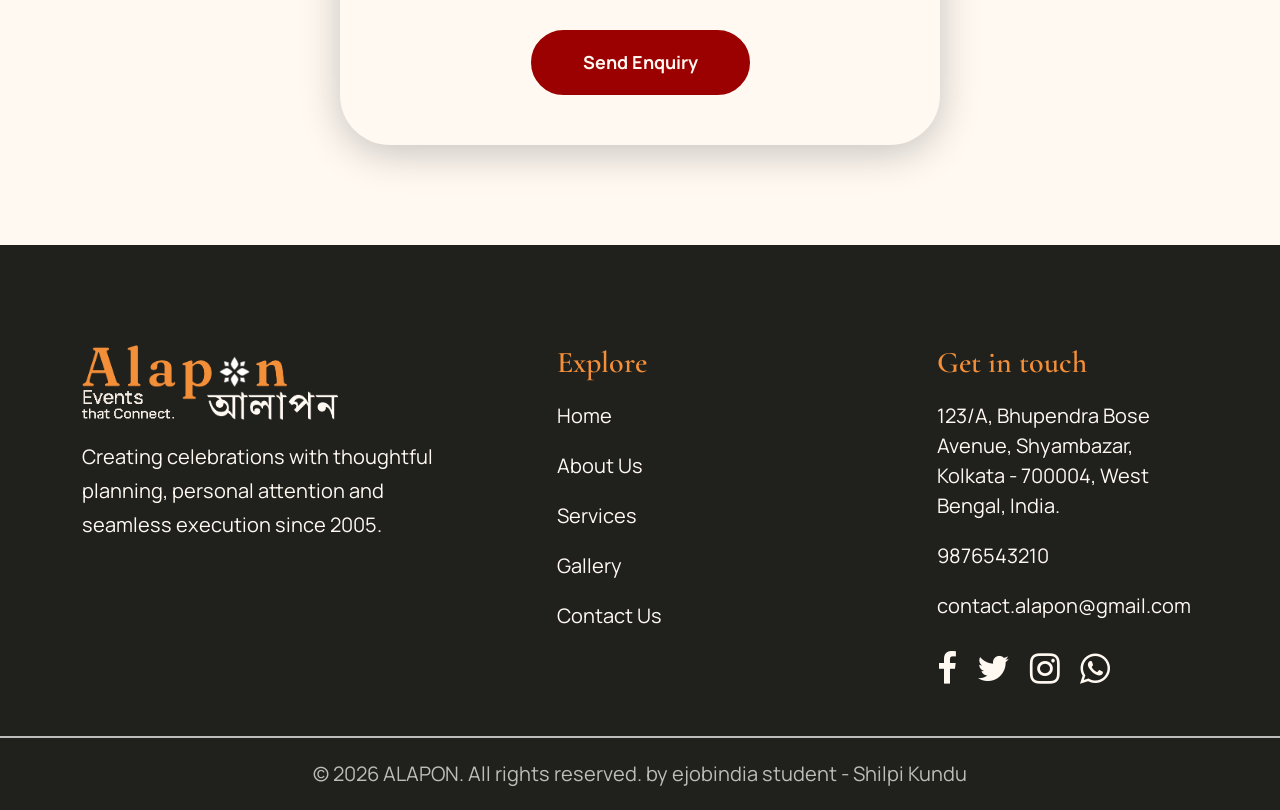
<file: contact.html>
<!doctype html>
<html lang="en">
<head>
    <meta charset="UTF-8">
    <meta name="viewport" content="width=device-width, initial-scale=1.0">

    <title>ALAPON | Contact</title>

    <!-- Google Fonts -->
    <link
        href="https://fonts.googleapis.com/css2?family=Cormorant+Garamond:ital,wght@0,300..700;1,300..700&family=Fraunces:ital,opsz,wght@0,9..144,100..900;1,9..144,100..900&family=Libre+Baskerville:ital,wght@0,400..700;1,400..700&family=Manrope:wght@200..800&family=Noto+Sans+Bengali:wght@100..900&display=swap"
        rel="stylesheet"
    >

    <!-- Font Awesome -->
    <link
        rel="stylesheet"
        href="https://cdnjs.cloudflare.com/ajax/libs/font-awesome/4.7.0/css/font-awesome.min.css"
    >

    <!-- Bootstrap CSS -->
    <link
        href="https://cdn.jsdelivr.net/npm/bootstrap@5.1.3/dist/css/bootstrap.min.css"
        rel="stylesheet"
    >

    <!-- Your CSS -->
    <link rel="stylesheet" href="./css/contact.css">
</head>

<body>

    <!-- HEADER -->
    <header class="alapon-header">
        <nav class="navbar navbar-expand-lg">
            <div class="container">

                <!-- Logo -->
                <a class="navbar-brand" href="./index.html">
                    <img src="./images/logo_dark_pnj.png" alt="ALAPON logo">
                </a>

                <!-- Mobile menu button -->
                <button
                    class="navbar-toggler"
                    type="button"
                    data-bs-toggle="collapse"
                    data-bs-target="#alaponNavbar"
                    aria-controls="alaponNavbar"
                    aria-expanded="false"
                    aria-label="Toggle navigation"
                >
                    <span class="navbar-toggler-icon"></span>
                </button>

                <!-- Navigation and CTA -->
                <div class="collapse navbar-collapse" id="alaponNavbar">

                    <ul class="navbar-nav mx-auto alapon-nav">
                        <li class="nav-item">
                            <a class="nav-link" href="./index.html">Home</a>
                        </li>

                        <li class="nav-item">
                            <a class="nav-link" href="./about.html">About Us</a>
                        </li>

                        <li class="nav-item">
                            <a class="nav-link" href="./services.html">Services</a>
                        </li>

                        <li class="nav-item">
                            <a class="nav-link" href="./gallery.html">Gallery</a>
                        </li>

                        <li class="nav-item">
                            <a
                                class="nav-link active"
                                href="./contact.html"
                                aria-current="page"
                            >Contact</a>
                        </li>
                    </ul>

                    <a class="btn alapon-header-btn" href="#enquiry">
                        Enquire now
                    </a>

                </div>
            </div>
        </nav>
    </header>

    <!-- Add the rest of your Contact page sections here -->

<!-- HERO -->
<section class="contact_hero">
    <div class="overlay"></div>

    <div class="container">
        <div class="content">
            <h1>Let's start planning something special</h1>

            <p>
                Tell us what you're imagining. We'll help you understand the moving
                parts and decide what needs to happen next.
            </p>

            <a href="./services.html" class="btn hero-btn">
                Explore Our Services
            </a>
        </div>
    </div>
</section>



<!-- ENQUIRY -->
<section class="enquiry" id="enquiry">
    <div class="container">

        <h2 class="enquiry-title">
            TELL US<br>
            ABOUT YOUR EVENT
        </h2>

        <div class="form-card">

            <form action="x.html" method="get" target="_blank" autocomplete="off">

                <div class="row g-4">

                    <!-- Full Name -->
                    <div class="col-12 col-md-6">
                        <label for="name" class="form-label">Full Name</label>
                        <input
                            type="text"
                            class="form-control"
                            id="name"
                            name="name"
                            autocomplete="off"
                            required
                        >
                    </div>

                    <!-- Phone Number -->
                    <div class="col-12 col-md-6">
                        <label for="phone" class="form-label">Phone Number</label>
                        <input
                            type="tel"
                            class="form-control"
                            id="phone"
                            name="phone"
                            autocomplete="off"
                            required
                        >
                    </div>

                    <!-- Event Date -->
                    <div class="col-12 col-md-6">
                        <label for="date" class="form-label">Event Date</label>
                        <input
                            type="date"
                            class="form-control"
                            id="date"
                            name="date"
                            autocomplete="off"
                        >
                    </div>

                    <!-- Event Location -->
                    <div class="col-12 col-md-6">
                        <label for="location" class="form-label">Event Location</label>
                        <input
                            type="text"
                            class="form-control"
                            id="location"
                            name="location"
                            autocomplete="off"
                        >
                    </div>

                    <!-- Email -->
                    <div class="col-12 col-md-6">
                        <label for="email" class="form-label">Email</label>
                        <input
                            type="email"
                            class="form-control"
                            id="email"
                            name="email"
                            autocomplete="off"
                            required
                        >
                    </div>

                    <!-- Event Type -->
                    <div class="col-12 col-md-6">
                        <label for="type" class="form-label">Event Type</label>
                        <input
                            type="text"
                            class="form-control"
                            id="type"
                            name="type"
                            autocomplete="off"
                            required
                        >
                    </div>

                    <!-- Approximate Guest Count -->
                    <div class="col-12 col-md-6">
                        <label for="guests" class="form-label">
                            Approximate Guest Count
                        </label>
                        <input
                            type="number"
                            class="form-control"
                            id="guests"
                            name="guests"
                            min="1"
                            autocomplete="off"
                        >
                    </div>

                    <!-- Budget Range -->
                    <div class="col-12 col-md-6">
                        <label for="budget" class="form-label">Budget Range</label>
                        <input
                            type="text"
                            class="form-control"
                            id="budget"
                            name="budget"
                            autocomplete="off"
                        >
                    </div>

                    <!-- Message / Requirements -->
                    <div class="col-12">
                        <label for="message" class="form-label">
                            Message / Requirements
                        </label>
                        <textarea
                            class="form-control"
                            id="message"
                            name="message"
                            rows="4"
                            autocomplete="off"
                        ></textarea>
                    </div>

                </div>

                <!-- Submit Button -->
                <div class="form-submit">
                    <button type="submit" class="btn-send">
                        Send Enquiry
                    </button>
                </div>

            </form>

        </div>
    </div>
</section>


<!-- FOOTER -->
<footer class="alapon-footer">
  <div class="container">
    <div class="row top-foot">

      <!-- Brand: 4 columns -->
      <div class="col-12 col-md-6 col-lg-4 footer-brand">
        <img src="./images/logo_light_pnj.png" alt="ALAPON logo" />

        <p>
          Creating celebrations with thoughtful planning, personal attention
          and seamless execution since 2005.
        </p>
      </div>

      <!-- Explore: 3 columns, with 1-column offset -->
      <div class="col-12 col-md-6 col-lg-3 offset-lg-1 footer-links">
        <h3>Explore</h3>

        <ul>
          <li><a href="./index.html">Home</a></li>
          <li><a href="./about.html">About Us</a></li>
          <li><a href="./services.html">Services</a></li>
          <li><a href="./gallery.html">Gallery</a></li>
          <li><a href="./contact.html">Contact Us</a></li>
        </ul>
      </div>

      <!-- Get in touch: 3 columns, with 1-column offset -->
      <div class="col-12 col-md-6 col-lg-3 offset-lg-1 footer-contact">
        <h3>Get in touch</h3>

        <ul>
          <li>
            <a
              href="https://google.com"
              target="_blank"
              rel="noopener noreferrer"
            >
              123/A, Bhupendra Bose Avenue, Shyambazar, Kolkata - 700004,
              West Bengal, India.
            </a>
          </li>

          <li>
            <a href="tel:9876543210">9876543210</a>
          </li>

          <li>
            <a href="mailto:contact.alapon@gmail.com">
              contact.alapon@gmail.com
            </a>
          </li>
        </ul>

        <div class="social">
          <a href="#" aria-label="Facebook">
            <i class="fa fa-facebook" aria-hidden="true"></i>
          </a>

          <a href="#" aria-label="Twitter">
            <i class="fa fa-twitter" aria-hidden="true"></i>
          </a>

          <a href="#" aria-label="Instagram">
            <i class="fa fa-instagram" aria-hidden="true"></i>
          </a>

          <a href="#" aria-label="WhatsApp">
            <i class="fa fa-whatsapp" aria-hidden="true"></i>
          </a>
        </div>
      </div>

    </div>
  </div>

  <!-- Copyright -->
  <div class="bottom-foot">
    <div class="container">
      <p>
        © 2026 ALAPON. All rights reserved. by ejobindia student - Shilpi Kundu
      </p>
    </div>
  </div>
</footer>


    <!-- Bootstrap JavaScript -->
    <script src="https://cdn.jsdelivr.net/npm/bootstrap@5.1.3/dist/js/bootstrap.bundle.min.js"></script>

</body>
</html>
</file>
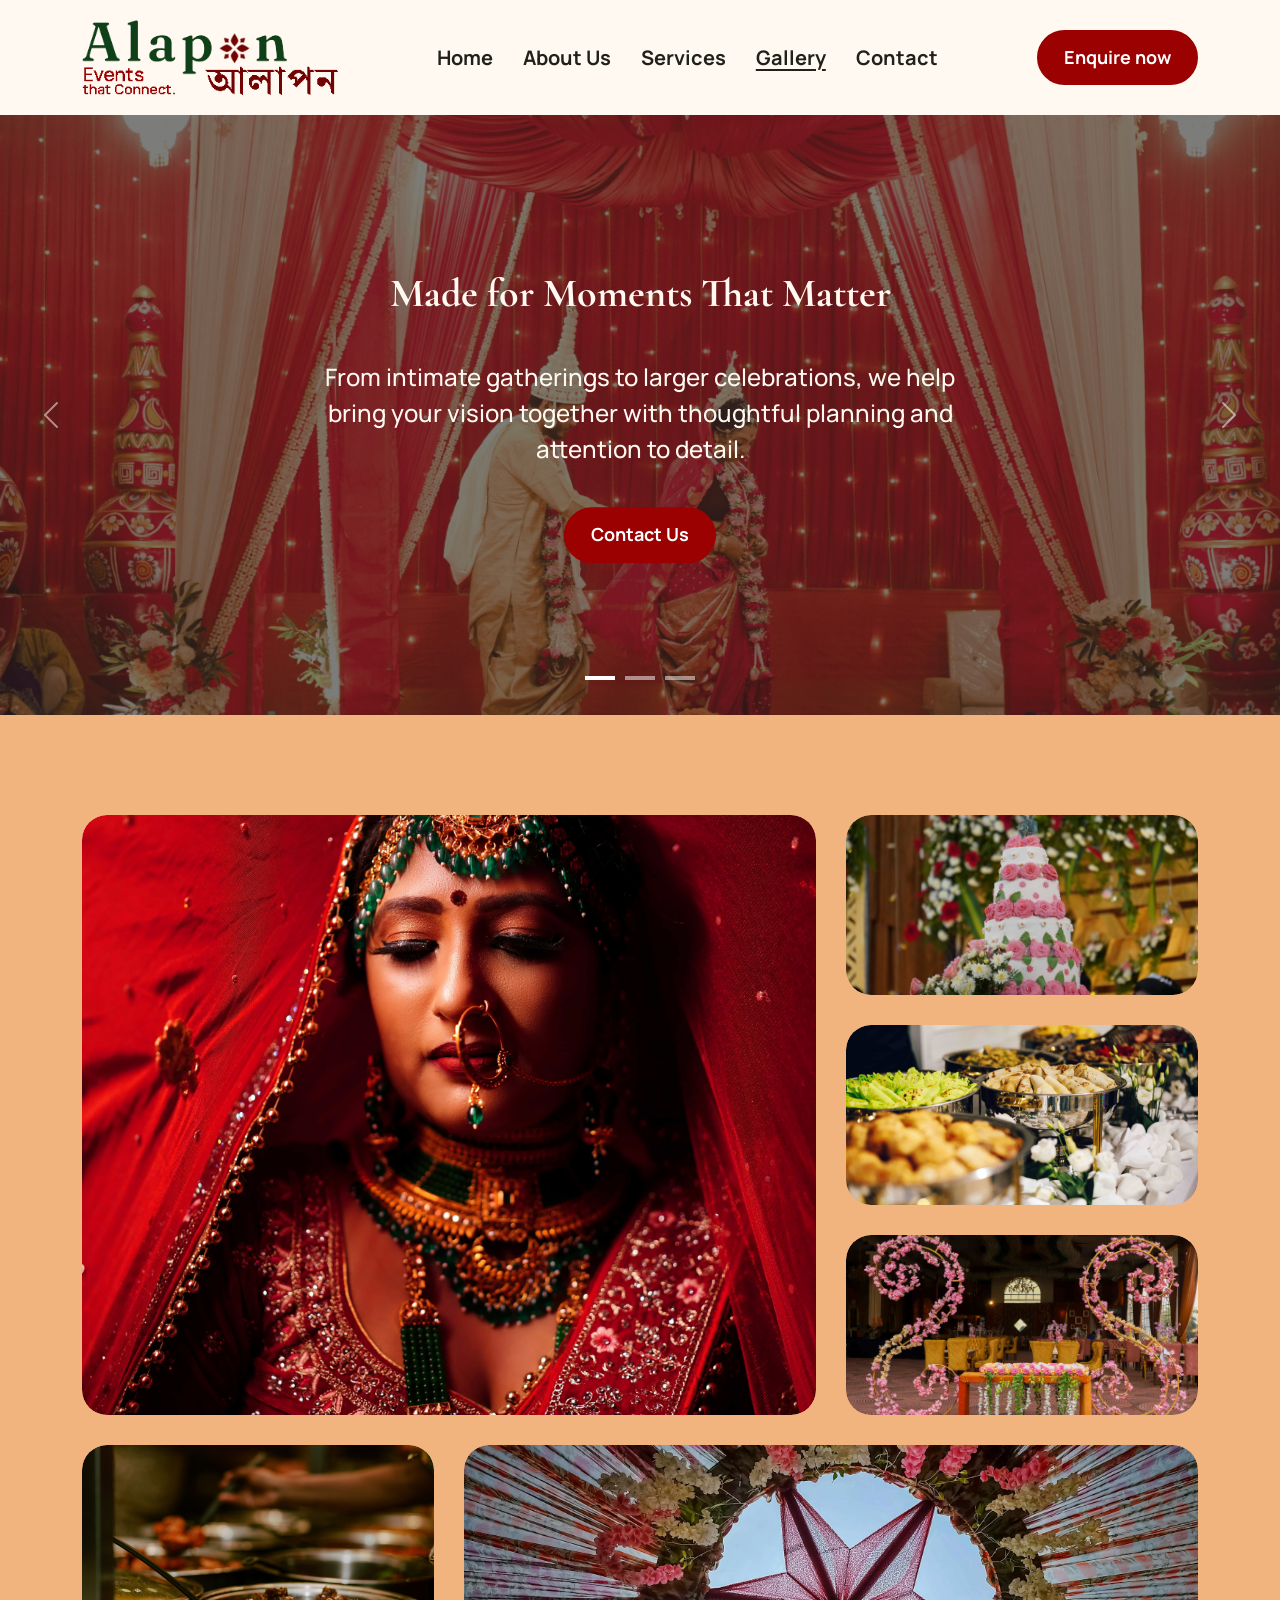
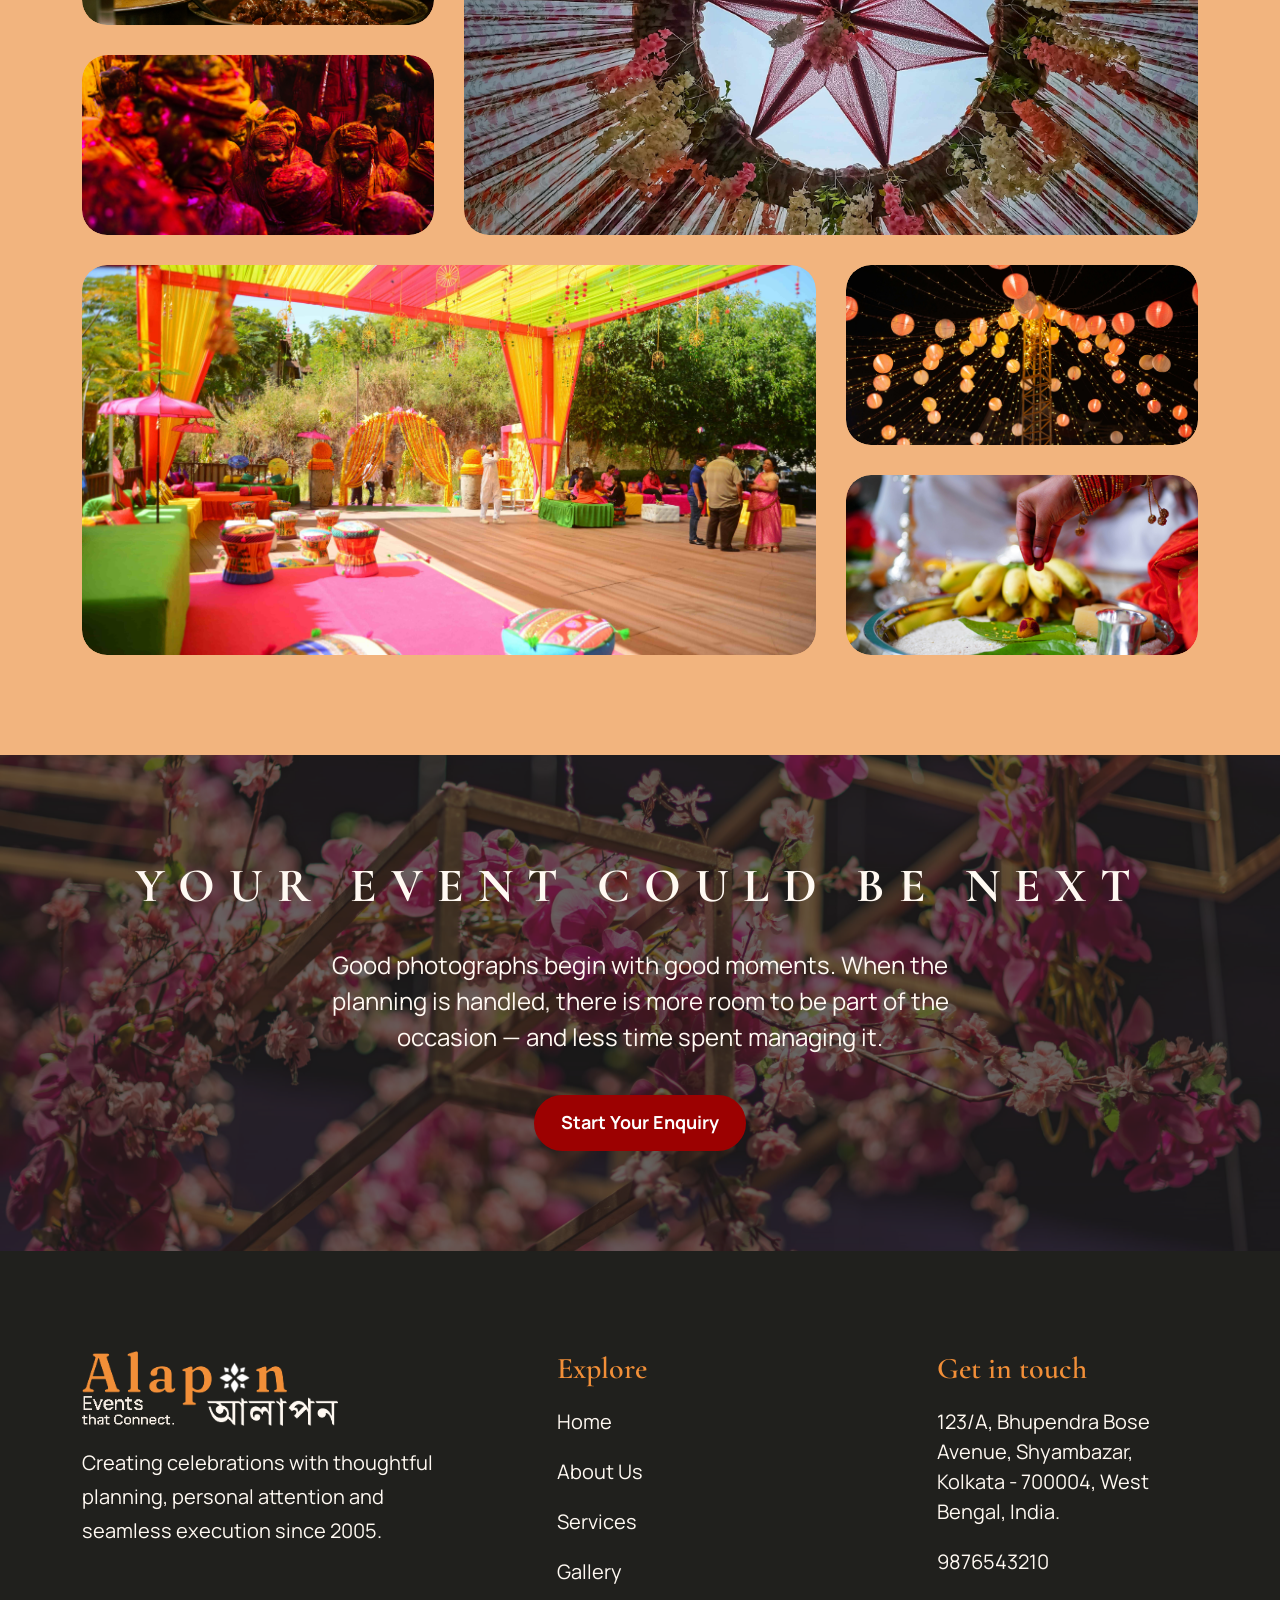
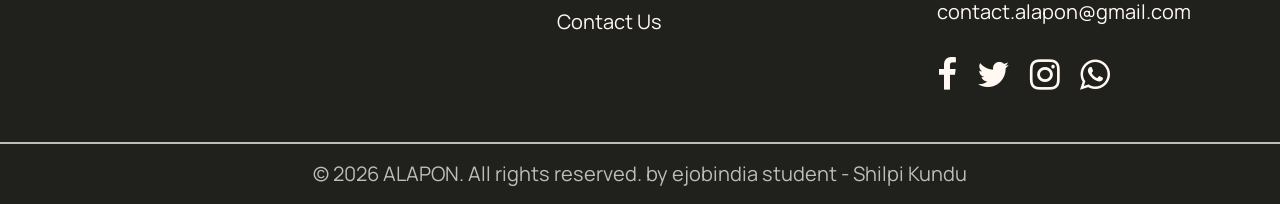
<file: gallery.html>
<!DOCTYPE html>
<html lang="en">
<head>
  <meta charset="UTF-8">
  <meta name="viewport" content="width=device-width, initial-scale=1.0">

  <title>ALAPON | Gallery</title>

  <!-- Google Fonts -->
  <link
    href="https://fonts.googleapis.com/css2?family=Cormorant+Garamond:ital,wght@0,300..700;1,300..700&family=Fraunces:ital,opsz,wght@0,9..144,100..900;1,9..144,100..900&family=Libre+Baskerville:ital,wght@0,400..700;1,400..700&family=Manrope:wght@200..800&family=Noto+Sans+Bengali:wght@100..900&display=swap"
    rel="stylesheet"
  >

  <!-- Font Awesome -->
  <link
    rel="stylesheet"
    href="https://cdnjs.cloudflare.com/ajax/libs/font-awesome/4.7.0/css/font-awesome.min.css"
  >

  <!-- Bootstrap CSS -->
  <link
    href="https://cdn.jsdelivr.net/npm/bootstrap@5.1.3/dist/css/bootstrap.min.css"
    rel="stylesheet"
  >

  <!-- Gallery page CSS -->
  <link rel="stylesheet" href="./css/gallery.css">
</head>

<body>

  <!-- HEADER -->
  <header class="alapon-header">
    <nav class="navbar navbar-expand-lg">
      <div class="container">

        <!-- LOGO -->
        <a class="navbar-brand" href="./index.html">
          <img src="./images/logo_dark_pnj.png" alt="ALAPON logo">
        </a>

        <!-- MOBILE MENU BUTTON -->
        <button
          class="navbar-toggler"
          type="button"
          data-bs-toggle="collapse"
          data-bs-target="#alaponNavbar"
          aria-controls="alaponNavbar"
          aria-expanded="false"
          aria-label="Toggle navigation"
        >
          <span class="navbar-toggler-icon"></span>
        </button>

        <!-- NAVIGATION -->
        <div class="collapse navbar-collapse" id="alaponNavbar">

          <ul class="navbar-nav mx-auto alapon-nav">
            <li class="nav-item">
              <a class="nav-link" href="./index.html">Home</a>
            </li>

            <li class="nav-item">
              <a class="nav-link" href="./about.html">About Us</a>
            </li>

            <li class="nav-item">
              <a class="nav-link" href="./services.html">Services</a>
            </li>

            <li class="nav-item">
              <a
                class="nav-link active"
                href="./gallery.html"
                aria-current="page"
              >Gallery</a>
            </li>

            <li class="nav-item">
              <a class="nav-link" href="./contact.html">Contact</a>
            </li>
          </ul>

          <!-- ENQUIRE BUTTON -->
          <a class="btn alapon-header-btn" href="./contact.html">
            Enquire now
          </a>

        </div>
      </div>
    </nav>
  </header>


  

<!-- HERO CAROUSEL -->
<section class="contact_hero">

    <div id="galleryHeroCarousel"
         class="carousel slide"
         data-bs-ride="carousel"
         data-bs-interval="5000">

        <!-- Slide indicators -->
        <div class="carousel-indicators">
            <button type="button"
                    data-bs-target="#galleryHeroCarousel"
                    data-bs-slide-to="0"
                    class="active"
                    aria-current="true"
                    aria-label="Slide 1"></button>

            <button type="button"
                    data-bs-target="#galleryHeroCarousel"
                    data-bs-slide-to="1"
                    aria-label="Slide 2"></button>

            <button type="button"
                    data-bs-target="#galleryHeroCarousel"
                    data-bs-slide-to="2"
                    aria-label="Slide 3"></button>
        </div>

        <!-- Carousel slides -->
        <div class="carousel-inner">

            <!-- Slide 1:-->
            <div class="carousel-item active">
                <img src="./images/gallery_banner.jpg"
                     class="hero-image"
                     alt="ALAPON event decorations">

                <div class="overlay"></div>

                <div class="container hero-content">
                    <div class="content">
                        <h1>Made for Moments That Matter</h1>
                        <p>
                            From intimate gatherings to larger celebrations,
                            we help bring your vision together with thoughtful
                            planning and attention to detail.
                        </p>
                        <a href="./contact.html" class="btn">Contact Us</a>
                    </div>
                </div>
            </div>

            <!-- Slide 2:-->
            <div class="carousel-item">
                <img src="./images/gallery_hero_2.jpg"
                     class="hero-image"
                     alt="Elegant wedding stage and flower-lined aisle">

                <div class="overlay"></div>

                <div class="container hero-content">
                    <div class="content">
                        <h1>Every Detail Tells a Story</h1>
                        <p>
                            Beautiful settings and thoughtful details
                            make every celebration feel special.
                        </p>
                        <a href="./contact.html" class="btn">Contact Us</a>
                    </div>
                </div>
            </div>

            <!-- Slide 3: -->
            <div class="carousel-item">
                <img src="./images/gallery_hero_3.jpg"
                     class="hero-image"
                     alt="Outdoor wedding reception with flowers and warm lights">

                <div class="overlay"></div>

                <div class="container hero-content">
                    <div class="content">
                        <h1>Celebrate Beautifully</h1>
                        <p>
                            From the first idea to the finishing touches,
                            we help create celebrations worth remembering.
                        </p>
                        <a href="./contact.html" class="btn">Contact Us</a>
                    </div>
                </div>
            </div>

        </div>

        <!-- Previous arrow -->
        <button class="carousel-control-prev"
                type="button"
                data-bs-target="#galleryHeroCarousel"
                data-bs-slide="prev"
                aria-label="Previous slide">
            <span class="carousel-control-prev-icon"
                  aria-hidden="true"></span>
        </button>

        <!-- Next arrow -->
        <button class="carousel-control-next"
                type="button"
                data-bs-target="#galleryHeroCarousel"
                data-bs-slide="next"
                aria-label="Next slide">
            <span class="carousel-control-next-icon"
                  aria-hidden="true"></span>
        </button>

    </div>
</section>



<!-- GALLERY -->
<section class="gallery">
  <div class="container">

    <div class="gallery_grid">

      <div class="box1">
        <img src="./images/gallery_1.jpg" alt="Event gallery photograph 1" loading="lazy">
      </div>

      <div class="box2">
        <img src="./images/gallery_2.jpg" alt="Event gallery photograph 2" loading="lazy">
      </div>

      <div class="box3">
        <img src="./images/gallery_3.jpg" alt="Event gallery photograph 3" loading="lazy">
      </div>

      <div class="box4">
        <img src="./images/gallery_4.jpg" alt="Event gallery photograph 4" loading="lazy">
      </div>

      <div class="box5">
        <img src="./images/gallery_5.jpg" alt="Event gallery photograph 5" loading="lazy">
      </div>

      <div class="box6">
        <img src="./images/gallery_6.jpg" alt="Event gallery photograph 6" loading="lazy">
      </div>

      <div class="box7">
        <img src="./images/gallery_7.jpg" alt="Event gallery photograph 7" loading="lazy">
      </div>

      <div class="box8">
        <img src="./images/gallery_8.jpg" alt="Event gallery photograph 8" loading="lazy">
      </div>

      <div class="box9">
        <img src="./images/gallery_9.jpg" alt="Event gallery photograph 9" loading="lazy">
      </div>

      <div class="box10">
        <img src="./images/gallery_10.jpg" alt="Event gallery photograph 10" loading="lazy">
      </div>

    </div>

  </div>
</section>


<!-- PARALLAX SECTION -->
<section class="parallax">
  <div class="overlay"></div>

  <div class="container">
    <div class="content">
      <h4>Your event could be next</h4>

      <p>
        Good photographs begin with good moments. When the planning is
        handled, there is more room to be part of the occasion — and less
        time spent managing it.
      </p>

      <a href="./contact.html" class="btn">Start Your Enquiry</a>
    </div>
  </div>
</section>


<!-- FOOTER -->
<footer class="alapon-footer">
  <div class="container">
    <div class="row top-foot">

      <!-- Brand: 4 columns -->
      <div class="col-12 col-md-6 col-lg-4 footer-brand">
        <img src="./images/logo_light_pnj.png" alt="ALAPON logo" />

        <p>
          Creating celebrations with thoughtful planning, personal attention
          and seamless execution since 2005.
        </p>
      </div>

      <!-- Explore: 3 columns, with 1-column offset -->
      <div class="col-12 col-md-6 col-lg-3 offset-lg-1 footer-links">
        <h3>Explore</h3>

        <ul>
          <li><a href="./index.html">Home</a></li>
          <li><a href="./about.html">About Us</a></li>
          <li><a href="./services.html">Services</a></li>
          <li><a href="./gallery.html">Gallery</a></li>
          <li><a href="./contact.html">Contact Us</a></li>
        </ul>
      </div>

      <!-- Get in touch: 3 columns, with 1-column offset -->
      <div class="col-12 col-md-6 col-lg-3 offset-lg-1 footer-contact">
        <h3>Get in touch</h3>

        <ul>
          <li>
            <a
              href="https://google.com"
              target="_blank"
              rel="noopener noreferrer"
            >
              123/A, Bhupendra Bose Avenue, Shyambazar, Kolkata - 700004,
              West Bengal, India.
            </a>
          </li>

          <li>
            <a href="tel:9876543210">9876543210</a>
          </li>

          <li>
            <a href="mailto:contact.alapon@gmail.com">
              contact.alapon@gmail.com
            </a>
          </li>
        </ul>

        <div class="social">
          <a href="#" aria-label="Facebook">
            <i class="fa fa-facebook" aria-hidden="true"></i>
          </a>

          <a href="#" aria-label="Twitter">
            <i class="fa fa-twitter" aria-hidden="true"></i>
          </a>

          <a href="#" aria-label="Instagram">
            <i class="fa fa-instagram" aria-hidden="true"></i>
          </a>

          <a href="#" aria-label="WhatsApp">
            <i class="fa fa-whatsapp" aria-hidden="true"></i>
          </a>
        </div>
      </div>

    </div>
  </div>

  <!-- Copyright -->
  <div class="bottom-foot">
    <div class="container">
      <p>
        © 2026 ALAPON. All rights reserved. by ejobindia student - Shilpi Kundu
      </p>
    </div>
  </div>
</footer>



  <!-- Bootstrap JavaScript -->
  <script src="https://cdn.jsdelivr.net/npm/bootstrap@5.1.3/dist/js/bootstrap.bundle.min.js"></script>

</body>
</html>
</file>
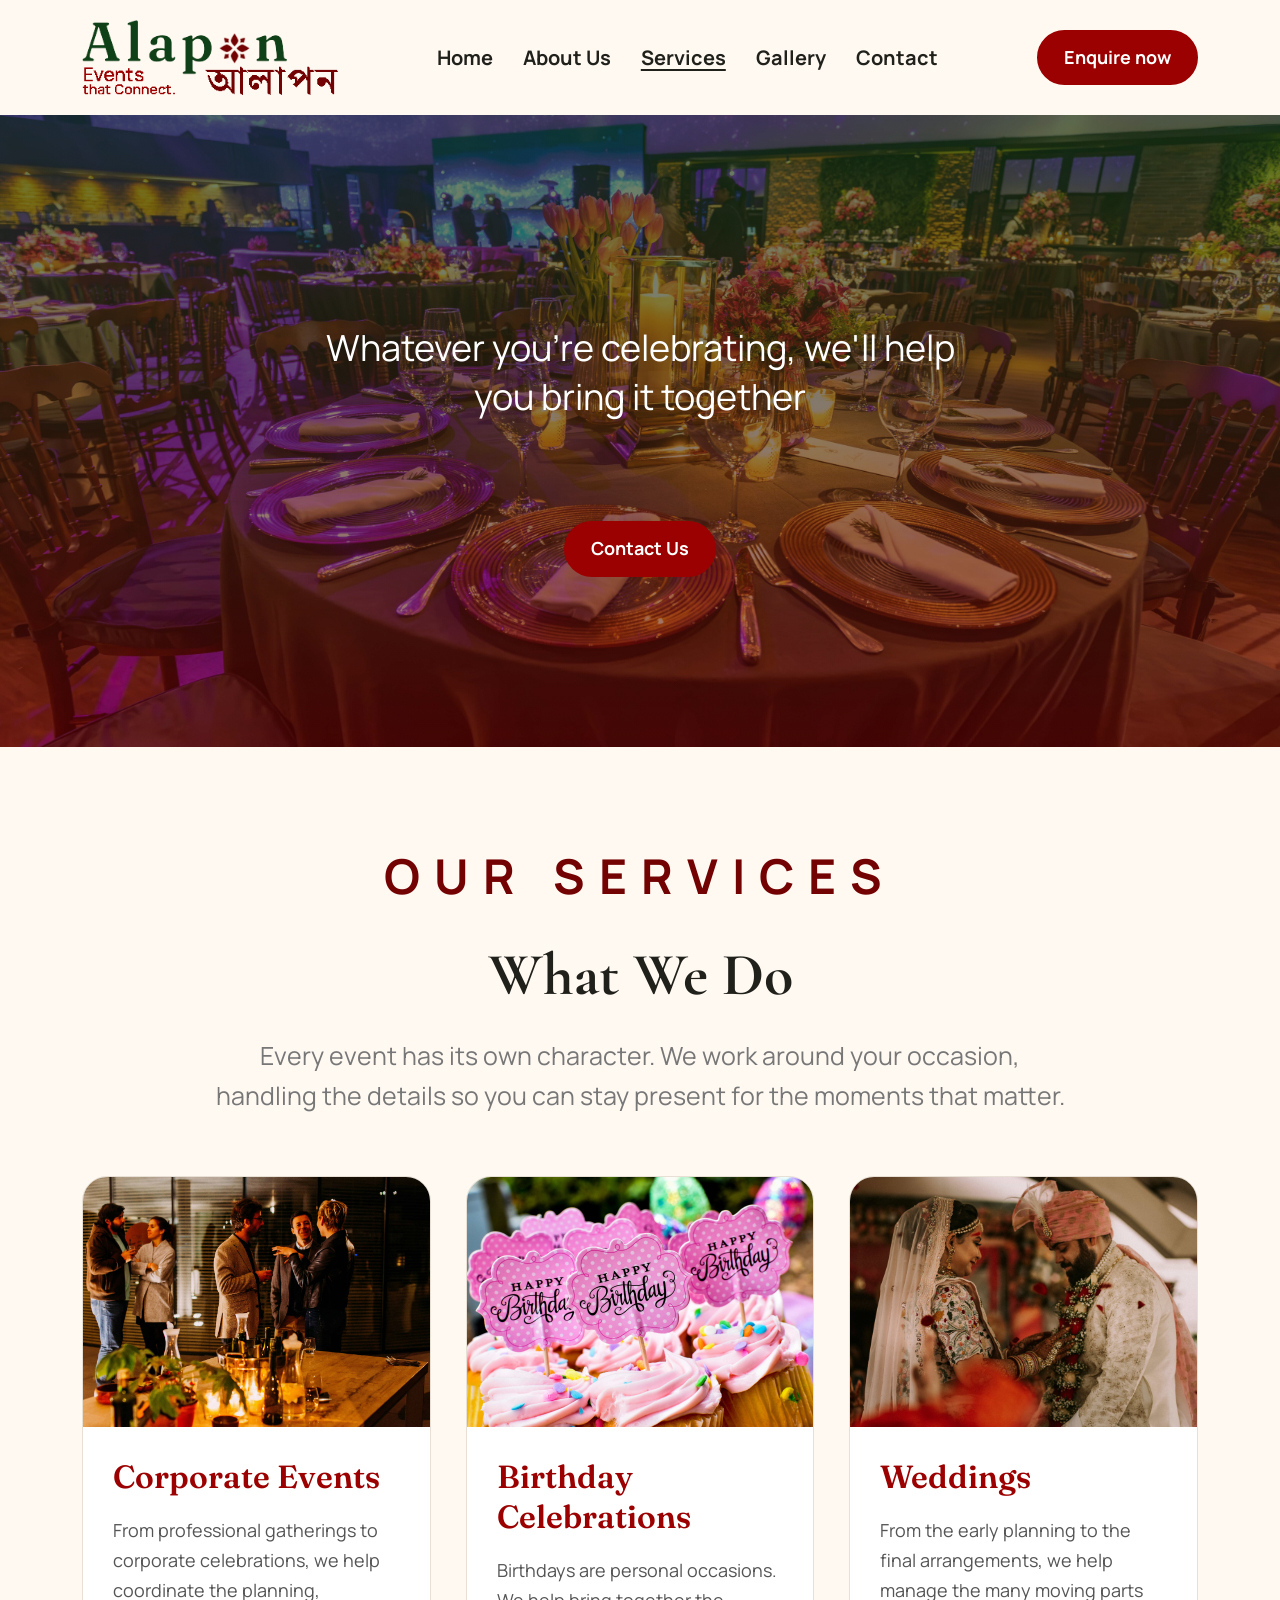
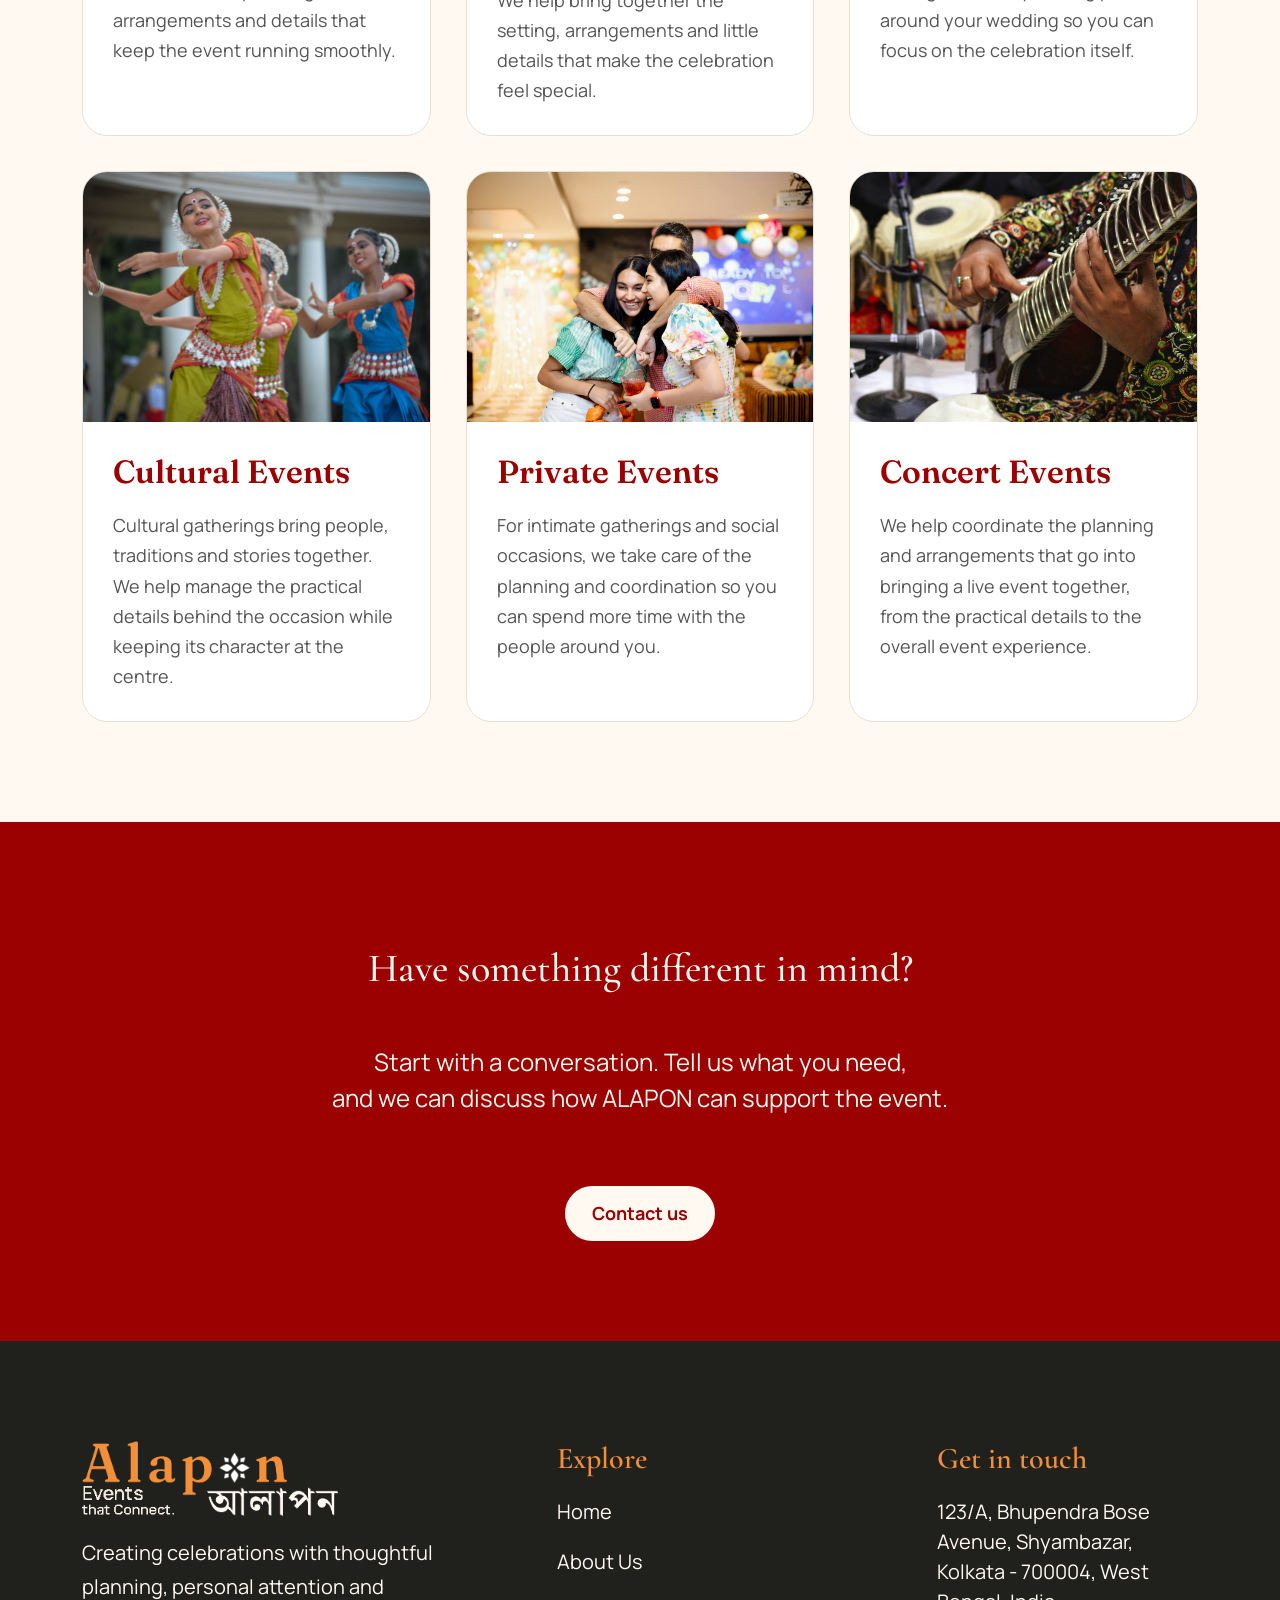
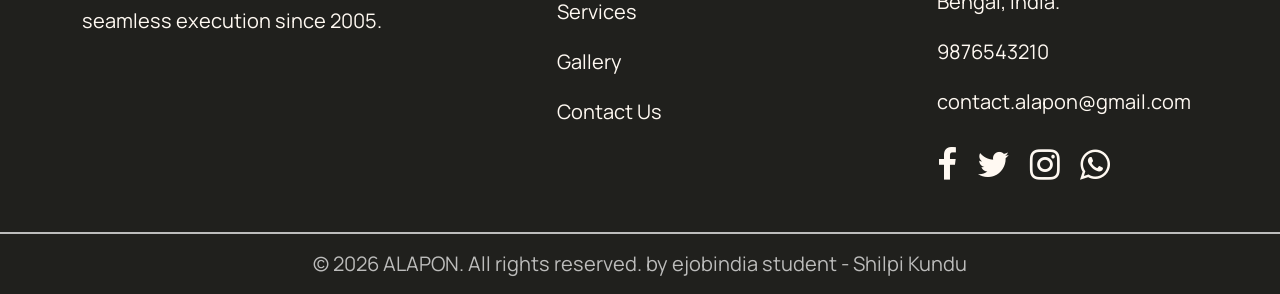
<file: services.html>
<!DOCTYPE html>
<html lang="en">
<head>
  <meta charset="UTF-8">
  <meta name="viewport" content="width=device-width, initial-scale=1.0">

  <title>ALAPON | Services</title>

  <!-- Google Fonts -->
  <link
    href="https://fonts.googleapis.com/css2?family=Cormorant+Garamond:ital,wght@0,300..700;1,300..700&family=Fraunces:ital,opsz,wght@0,9..144,100..900;1,9..144,100..900&family=Libre+Baskerville:ital,wght@0,400..700;1,400..700&family=Manrope:wght@200..800&family=Noto+Sans+Bengali:wght@100..900&display=swap"
    rel="stylesheet"
  >

  <!-- Font Awesome -->
  <link
    rel="stylesheet"
    href="https://cdnjs.cloudflare.com/ajax/libs/font-awesome/4.7.0/css/font-awesome.min.css"
  >

  <!-- Bootstrap CSS -->
  <link
    href="https://cdn.jsdelivr.net/npm/bootstrap@5.1.3/dist/css/bootstrap.min.css"
    rel="stylesheet"
  >

  <!-- Custom CSS -->
  <link rel="stylesheet" href="./css/services.css">
</head>

<body>

  <!-- HEADER -->
  <header class="alapon-header">
    <nav class="navbar navbar-expand-lg">
      <div class="container">

        <!-- Logo -->
        <a class="navbar-brand" href="./index.html">
          <img src="./images/logo_dark_pnj.png" alt="ALAPON logo">
        </a>

        <!-- Mobile menu button -->
        <button
          class="navbar-toggler"
          type="button"
          data-bs-toggle="collapse"
          data-bs-target="#alaponNavbar"
          aria-controls="alaponNavbar"
          aria-expanded="false"
          aria-label="Toggle navigation"
        >
          <span class="navbar-toggler-icon"></span>
        </button>

        <!-- Navigation links and enquiry button -->
        <div class="collapse navbar-collapse" id="alaponNavbar">

          <ul class="navbar-nav mx-auto alapon-nav">
            <li class="nav-item">
              <a class="nav-link" href="./index.html">Home</a>
            </li>

            <li class="nav-item">
              <a class="nav-link" href="./about.html">About Us</a>
            </li>

            <li class="nav-item">
              <a
                class="nav-link active"
                href="./services.html"
                aria-current="page"
              >Services</a>
            </li>

            <li class="nav-item">
              <a class="nav-link" href="./gallery.html">Gallery</a>
            </li>

            <li class="nav-item">
              <a class="nav-link" href="./contact.html">Contact</a>
            </li>
          </ul>

          <a class="btn alapon-header-btn" href="./contact.html">
            Enquire now
          </a>

        </div>
      </div>
    </nav>
  </header>

  <!-- YOUR SERVICES PAGE SECTIONS GO HERE -->

  
<!-- HERO -->
<section class="hero">
  <div class="overlay"></div>

  <div class="container hero-content">
    <p>
      Whatever you're celebrating,
      we'll help you bring it together
    </p>

    <a class="btn" href="./contact.html">Contact Us</a>
  </div>
</section>


<!-- SERVICES -->
<section class="services" id="services">
  <div class="container">

    <h4>OUR SERVICES</h4>

    <h2>What We Do</h2>

    <p class="subhead">
      Every event has its own character. We work around your occasion,
      handling the details so you can stay present for the moments that matter.
    </p>

    <!-- SERVICES GRID -->
    <div class="row services_grid">

      <!-- CORPORATE EVENTS -->
      <div class="col-12 col-md-6 col-lg-4">
        <div class="service_box">
          <div class="photo">
            <img src="./images/services_corporate.jpg" alt="Corporate event">
          </div>
          <div class="text">
            <h3>Corporate Events</h3>
            <p>
              From professional gatherings to corporate celebrations,
              we help coordinate the planning, arrangements and details
              that keep the event running smoothly.
            </p>
          </div>
        </div>
      </div>

      <!-- BIRTHDAY -->
      <div class="col-12 col-md-6 col-lg-4">
        <div class="service_box">
          <div class="photo">
            <img src="./images/services_bday.jpg" alt="Birthday celebration">
          </div>
          <div class="text">
            <h3>Birthday Celebrations</h3>
            <p>
              Birthdays are personal occasions. We help bring together
              the setting, arrangements and little details that make
              the celebration feel special.
            </p>
          </div>
        </div>
      </div>

      <!-- WEDDING -->
      <div class="col-12 col-md-6 col-lg-4">
        <div class="service_box">
          <div class="photo">
            <img src="./images/services_wedding.jpg" alt="Wedding celebration">
          </div>
          <div class="text">
            <h3>Weddings</h3>
            <p>
              From the early planning to the final arrangements,
              we help manage the many moving parts around your wedding
              so you can focus on the celebration itself.
            </p>
          </div>
        </div>
      </div>

      <!-- CULTURAL EVENTS -->
      <div class="col-12 col-md-6 col-lg-4">
        <div class="service_box">
          <div class="photo">
            <img src="./images/services-cultural.jpg" alt="Cultural event">
          </div>
          <div class="text">
            <h3>Cultural Events</h3>
            <p>
              Cultural gatherings bring people, traditions and stories
              together. We help manage the practical details behind
              the occasion while keeping its character at the centre.
            </p>
          </div>
        </div>
      </div>

      <!-- PRIVATE EVENTS -->
      <div class="col-12 col-md-6 col-lg-4">
        <div class="service_box">
          <div class="photo">
            <img src="./images/services_private.jpg" alt="Private event">
          </div>
          <div class="text">
            <h3>Private Events</h3>
            <p>
              For intimate gatherings and social occasions, we take care
              of the planning and coordination so you can spend more time
              with the people around you.
            </p>
          </div>
        </div>
      </div>

      <!-- CONCERT EVENTS -->
      <div class="col-12 col-md-6 col-lg-4">
        <div class="service_box">
          <div class="photo">
            <img src="./images/services_concert.jpg" alt="Concert event">
          </div>
          <div class="text">
            <h3>Concert Events</h3>
            <p>
              We help coordinate the planning and arrangements that go
              into bringing a live event together, from the practical
              details to the overall event experience.
            </p>
          </div>
        </div>
      </div>

    </div>
  </div>
</section>


<!-- PARALLAX / CONTACT CTA -->
<section class="parralax">
  <div class="container">
    <h4>Have something different in mind?</h4>

    <p>
      Start with a conversation. Tell us what you need,
      <br class="d-none d-sm-block">
      and we can discuss how ALAPON can support the event.
    </p>

    <a class="btn" href="./contact.html">Contact us</a>
  </div>
</section>


<!-- FOOTER -->
<footer class="alapon-footer">
  <div class="container">
    <div class="row top-foot">

      <!-- Brand: 4 columns -->
      <div class="col-12 col-md-6 col-lg-4 footer-brand">
        <img src="./images/logo_light_pnj.png" alt="ALAPON logo" />

        <p>
          Creating celebrations with thoughtful planning, personal attention
          and seamless execution since 2005.
        </p>
      </div>

      <!-- Explore: 3 columns, with 1-column offset -->
      <div class="col-12 col-md-6 col-lg-3 offset-lg-1 footer-links">
        <h3>Explore</h3>

        <ul>
          <li><a href="./index.html">Home</a></li>
          <li><a href="./about.html">About Us</a></li>
          <li><a href="./services.html">Services</a></li>
          <li><a href="./gallery.html">Gallery</a></li>
          <li><a href="./contact.html">Contact Us</a></li>
        </ul>
      </div>

      <!-- Get in touch: 3 columns, with 1-column offset -->
      <div class="col-12 col-md-6 col-lg-3 offset-lg-1 footer-contact">
        <h3>Get in touch</h3>

        <ul>
          <li>
            <a
              href="https://google.com"
              target="_blank"
              rel="noopener noreferrer"
            >
              123/A, Bhupendra Bose Avenue, Shyambazar, Kolkata - 700004,
              West Bengal, India.
            </a>
          </li>

          <li>
            <a href="tel:9876543210">9876543210</a>
          </li>

          <li>
            <a href="mailto:contact.alapon@gmail.com">
              contact.alapon@gmail.com
            </a>
          </li>
        </ul>

        <div class="social">
          <a href="#" aria-label="Facebook">
            <i class="fa fa-facebook" aria-hidden="true"></i>
          </a>

          <a href="#" aria-label="Twitter">
            <i class="fa fa-twitter" aria-hidden="true"></i>
          </a>

          <a href="#" aria-label="Instagram">
            <i class="fa fa-instagram" aria-hidden="true"></i>
          </a>

          <a href="#" aria-label="WhatsApp">
            <i class="fa fa-whatsapp" aria-hidden="true"></i>
          </a>
        </div>
      </div>

    </div>
  </div>

  <!-- Copyright -->
  <div class="bottom-foot">
    <div class="container">
      <p>
        © 2026 ALAPON. All rights reserved. by ejobindia student - Shilpi Kundu
      </p>
    </div>
  </div>
</footer>



  <!-- Bootstrap JavaScript -->
  <script src="https://cdn.jsdelivr.net/npm/bootstrap@5.1.3/dist/js/bootstrap.bundle.min.js"></script>

</body>
</html>
</file>
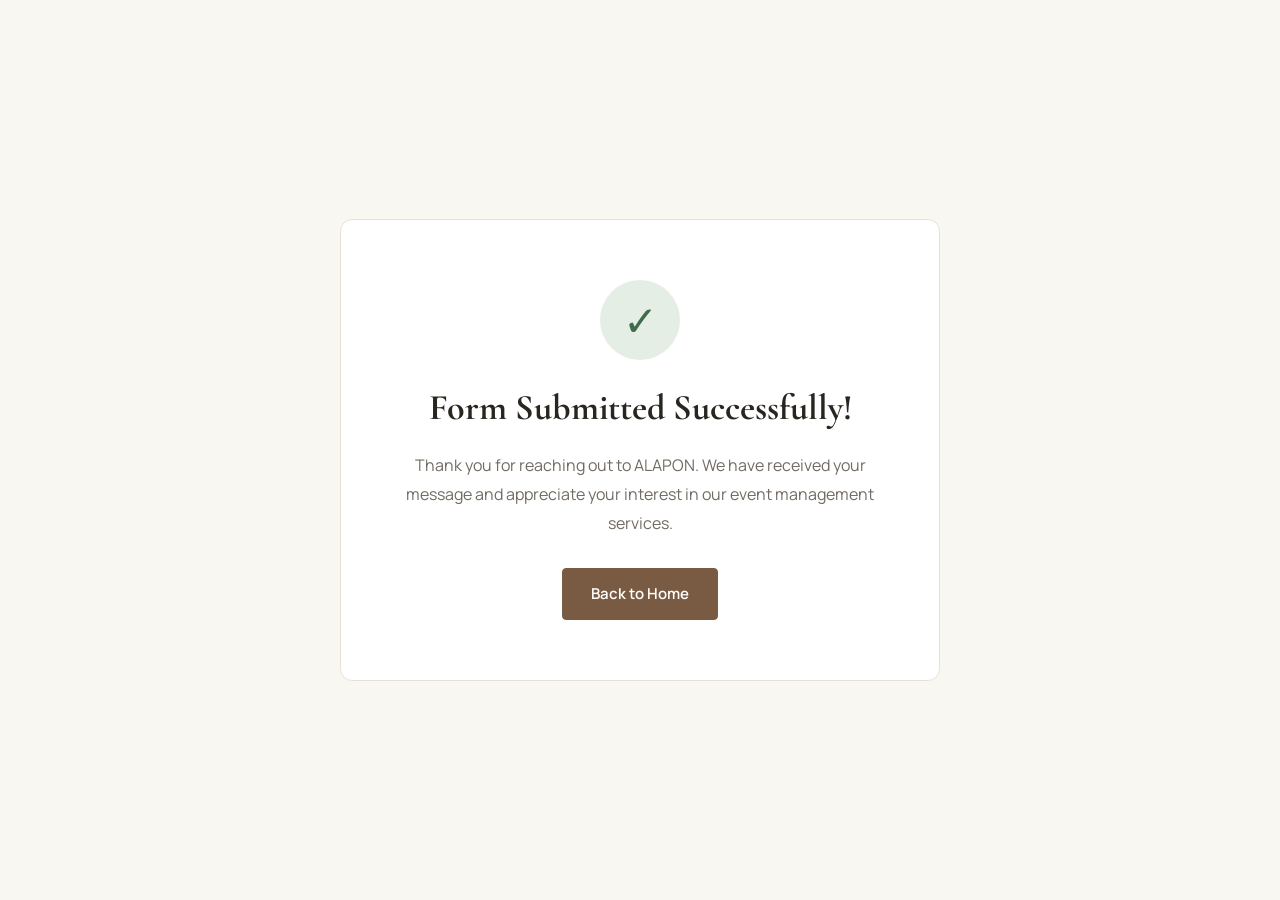
<file: x.html>
<!DOCTYPE html>
<html lang="en">

<head>
    <meta charset="UTF-8">
    <meta name="viewport" content="width=device-width, initial-scale=1.0">

    <title>Form Submitted Successfully | ALAPON</title>

    <!-- Google Fonts -->
    <link
        href="https://fonts.googleapis.com/css2?family=Cormorant+Garamond:wght@400;500;600;700&family=Manrope:wght@400;500;600;700;800&display=swap"
        rel="stylesheet"
    >

    <!-- Bootstrap CSS -->
    <link
        href="https://cdn.jsdelivr.net/npm/bootstrap@5.1.3/dist/css/bootstrap.min.css"
        rel="stylesheet"
    >

    <!-- Custom CSS -->
    <link rel="stylesheet" href="./css/x.css">
</head>

<body>

    <main class="success-page d-flex align-items-center justify-content-center min-vh-100 p-3">

        <div class="container">
            <div class="success-container mx-auto text-center">

                <div class="success-icon d-flex align-items-center justify-content-center mx-auto">
                    <span aria-hidden="true">&#10003;</span>
                </div>

                <h1>Form Submitted Successfully!</h1>

                <p>
                    Thank you for reaching out to ALAPON.
                    We have received your message and appreciate your interest
                    in our event management services.
                </p>

                <a href="./index.html" class="btn home-button">
                    Back to Home
                </a>

            </div>
        </div>

    </main>

</body>

</html>
</file>
<file: css/style.css>
body {
  margin: 0;
  font-size: 16px;
  line-height: 20px;
  font-family: "Manrope", sans-serif;
  color: #222222;
}

h1,
h2,
h3,
h4,
h5,
h6 {
  font-family: "Cormorant Garamond", serif;
  margin: 0;
  padding: 0;
}

h4 {
  font-family: "Manrope", sans-serif;
}

li {
  list-style: none;
}

a {
  text-decoration: none;
}

/* HEADER */

header {
  padding: 20px 0;
  background-color: #fff9f2;
}

/* Navbar */

header .navbar {
  padding: 0;
}

/* Logo */

header .alapon-logo {
  padding: 0;
  margin: 0;
  flex-shrink: 0;
}

header .alapon-logo img {
  display: block;
  height: 75px;
  width: auto;
}

/* Navigation */

header .alapon-nav {
  margin-left: 100px;
  margin-top: 10px;
  font-size: 20px;
  font-weight: bold;
}

header .alapon-nav .nav-item {
  margin-right: 30px;
}

header .alapon-nav .nav-link {
  padding: 0;
  color: #21211c;
}

header .alapon-nav .nav-link.active {
  color: #21211c;
  text-decoration: underline;
}

header .alapon-nav .nav-link:hover {
  color: #730303;
  text-decoration: underline;
}

/* Enquiry button */

header .alapon-enquire {
  flex-shrink: 0;
  margin-top: 10px;
  margin-left: auto;
  padding: 15px 25px;

  font-family: "Manrope", sans-serif;
  font-size: 18px;
  line-height: 20px;
  font-weight: bold;
  text-align: center;

  color: #ffffff;
  background-color: #9c0101;
  border: 2px solid #9c0101;
  border-radius: 50px;
}

header .alapon-enquire:hover {
  color: #9c0101;
  background-color: transparent;
  border-color: #9c0101;
}

/* Hamburger button */

header .navbar-toggler {
  border-color: #9c0101;
}

header .navbar-toggler:focus {
  box-shadow: 0 0 0 0.15rem rgba(156, 1, 1, 0.2);
}

/* Make the hamburger icon more visible */
header .navbar-toggler-icon {
  background-image: url("data:image/svg+xml,%3csvg xmlns='http://www.w3.org/2000/svg' viewBox='0 0 30 30'%3e%3cpath stroke='%239c0101' stroke-linecap='round' stroke-miterlimit='10' stroke-width='2.5' d='M4 7h22M4 15h22M4 23h22'/%3e%3c/svg%3e");
}

/* RESPONSIVE - TABLET & MOBILE */

@media (max-width: 991.98px) {

  header .navbar-collapse {
    padding-top: 20px;
  }

  header .alapon-nav {
    margin: 0;
    font-size: 18px;
  }

  header .alapon-nav .nav-item {
    margin: 0;
  }

  header .alapon-nav .nav-link {
    padding: 10px 0;
  }

  header .alapon-enquire {
    display: inline-block;
    margin: 12px 0 0;
  }
}


/* HERO */

.hero {
  padding: 100px 0;
  background-image: url("../images/home_banner.jpg");
  background-position: center;
  background-size: cover;
  background-repeat: no-repeat;
  text-align: center;
  color: white;
  position: relative;
}

.hero .container {
  position: relative;
  z-index: 2;
}

.hero .overlay {
  position: absolute;
  top: 0;
  right: 0;
  bottom: 0;
  left: 0;
  background: linear-gradient(
    to bottom,
    #1040179e 0%,
    #73020287 100%
  );
  z-index: 1;
}

.hero h1 {
  color: #fff9f2;
  font-family: "Fraunces", serif;
  font-size: 96px;
  line-height: 1.17;
  font-weight: 600;
}

.hero p {
  max-width: 700px;
  width: 60%;
  margin: 38px auto 60px;
  font-size: 36px;
  line-height: 1.36;
  font-weight: 400;
}

.hero .alapon-btn {
  display: inline-block;
  padding: 15px 25px;
  font-family: "Manrope", sans-serif;
  font-size: 18px;
  line-height: 1.4;
  text-align: center;
  border: 2px solid #9c0101;
  border-radius: 50px;
  background-color: #9c0101;
  color: white;
  font-weight: bold;
  text-decoration: none;
  transition: background-color 0.2s, color 0.2s;
}

.hero .alapon-btn:hover {
  color: white;
  background-color: transparent;
  border-color: white;
}

/* TABLET */

@media (max-width: 991.98px) {
  .hero {
    padding: 80px 0;
  }

  .hero h1 {
    font-size: 64px;
    line-height: 1.15;
  }

  .hero p {
    width: 80%;
    font-size: 28px;
    margin: 30px auto 45px;
  }
}

/* MOBILE */

@media (max-width: 575.98px) {
  .hero {
    padding: 60px 0;
  }

  .hero h1 {
    font-size: 42px;
    line-height: 1.15;
  }

  .hero p {
    width: 100%;
    font-size: 18px;
    line-height: 1.7;
    margin: 24px auto 32px;
  }

  .hero-buttons {
    align-items: center;
  }

  .hero .alapon-btn {
    font-size: 15px;
    padding: 12px 20px;
  }
}


/* ABOUT */

.about {
  padding: 100px 0;
}

.about h4 {
  padding: 0 15px;
  color: #730303;
  font-family: "Manrope", sans-serif;
  font-size: 48px;
  line-height: 1.2;
  font-weight: 700;
  letter-spacing: 14px;
  text-transform: uppercase;
  text-align: center;
}

.about .about-row {
  margin-top: 62px;
  row-gap: 35px;
}

.about .about-images img {
  display: block;
  width: 100%;
  aspect-ratio: 490 / 253;
  object-fit: cover;
  border-radius: 24px;
  margin-bottom: 21px;
}

.about .about-images img:last-child {
  margin-bottom: 0;
}

.about .about-text h2 {
  font-family: "Fraunces", serif;
  color: #9c0101;
  font-size: 35px;
  line-height: 1.43;
  font-weight: 600;
}

.about .about-text p {
  margin-top: 35px;
  margin-bottom: 40px;
  font-size: 28px;
  line-height: 1.6;
}

.about .alapon-about-btn {
  display: inline-block;
  padding: 15px 25px;
  font-family: "Manrope", sans-serif;
  font-size: 18px;
  line-height: 1.4;
  font-weight: bold;
  text-align: center;
  text-decoration: none;
  color: white;
  background-color: #9c0101;
  border: 2px solid #9c0101;
  border-radius: 50px;
}

.about .alapon-about-btn:hover {
  color: #9c0101;
  background-color: transparent;
}

/* TABLET */

@media (max-width: 991.98px) {
  .about {
    padding: 75px 0;
  }

  .about h4 {
    font-size: 38px;
    letter-spacing: 9px;
  }

  .about .about-row {
    margin-top: 40px;
  }

  .about .about-text h2 {
    font-size: 30px;
  }

  .about .about-text p {
    margin-top: 25px;
    margin-bottom: 30px;
    font-size: 22px;
    line-height: 1.6;
  }
}

/* MOBILE */

@media (max-width: 575.98px) {
  .about {
    padding: 55px 0;
  }

  .about h4 {
    font-size: 27px;
    letter-spacing: 5px;
  }

  .about .about-row {
    margin-top: 30px;
    row-gap: 30px;
  }

  .about .about-images img {
    border-radius: 18px;
    margin-bottom: 15px;
  }

  .about .about-text h2 {
    font-size: 27px;
    line-height: 1.4;
  }

  .about .about-text p {
    margin-top: 20px;
    margin-bottom: 25px;
    font-size: 18px;
    line-height: 1.7;
  }

  .about .alapon-about-btn {
    font-size: 16px;
    padding: 12px 20px;
  }
}


/* STATS */

.stats {
  padding: 50px 0;
  background-color: #104017;
}

.stats .stat {
  text-align: center;
  padding: 0;
}

.stats .stat-item {
  padding: 90px 10px;
  height: 100%;
}

/* Vertical dividers between statistics */
.stats .stat + .stat .stat-item {
  border-left: 3px solid #376c3e;
}

.stats .stat h3 {
  color: #f28f38;
  font-family: "Fraunces", serif;
  font-size: 72px;
  line-height: 1.11;
  font-weight: 700;
  margin: 0;
}

.stats .stat h3.small {
  font-size: 48px;
  line-height: 1.67;
}

.stats .stat p {
  margin: 12px 0 0;
  color: white;
  font-size: 30px;
  line-height: 1.4;
  padding: 20px 0;
  font-weight: 400;
}

/* TABLET */
@media (max-width: 991.98px) {
  .stats .stat-item {
    padding: 50px 10px;
  }

  .stats .stat h3 {
    font-size: 56px;
  }

  .stats .stat h3.small {
    font-size: 38px;
    line-height: 1.4;
  }

  .stats .stat p {
    font-size: 22px;
  }

  /* Remove the vertical divider from the first item in each row */
  .stats .stat:nth-child(odd) .stat-item {
    border-left: none;
  }

  /* Add a horizontal divider between the two rows */
  .stats .stat:nth-child(n + 3) .stat-item {
    border-top: 3px solid #376c3e;
  }
}

/* MOBILE */
@media (max-width: 575.98px) {
  .stats {
    padding: 25px 0;
  }

  .stats .stat-item {
    padding: 35px 5px;
  }

  .stats .stat h3 {
    font-size: 42px;
  }

  .stats .stat h3.small {
    font-size: 28px;
    line-height: 1.6;
  }

  .stats .stat p {
    font-size: 16px;
    line-height: 1.5;
    padding: 10px 0;
  }
}


/* WHY ALAPON */

.why {
  padding: 100px 0;
  background-color: #fff9f2;
}

.why h4 {
  padding: 0 15px;
  color: #730303;
  font-size: 48px;
  line-height: 1.2;
  font-weight: 700;
  letter-spacing: 14px;
  text-transform: uppercase;
  text-align: center;
}

.why h2 {
  margin-top: 40px;
  color: #21211c;
  font-size: 60px;
  line-height: 1.4;
  font-weight: 700;
  text-align: center;
}

.why .subhead {
  width: 100%;
  max-width: 960px;
  margin: 30px auto 0;
  color: #777777;
  font-size: 30px;
  line-height: 1.47;
  text-align: center;
}

/* Bootstrap row handles the grid */
.why .why-grid {
  margin-top: 50px;
  row-gap: 30px;
}

/* Individual benefit box */
.why .box {
  height: 100%;
  min-height: 279px;
  padding: 55px 15px 35px;
  border: 2px solid #bbbbbb;
  background-color: white;
  text-align: center;
  transition: box-shadow 0.25s ease;
}

.why .box:hover {
  box-shadow: 0 14px 26px #00000026;
}

.why .box svg {
  display: block;
  width: 110px;
  height: 110px;
  margin: 0 auto;
}

.why .box h3 {
  margin-top: 30px;
  font-family: "Manrope", sans-serif;
  font-size: 30px;
  line-height: 1.2;
  font-weight: 600;
}

/* TABLET */
@media (max-width: 991.98px) {
  .why {
    padding: 75px 0;
  }

  .why h4 {
    font-size: 38px;
    letter-spacing: 9px;
  }

  .why h2 {
    margin-top: 30px;
    font-size: 44px;
    line-height: 1.35;
  }

  .why .subhead {
    margin-top: 25px;
    font-size: 24px;
    line-height: 1.6;
  }

  .why .why-grid {
    margin-top: 40px;
  }

  .why .box {
    min-height: 260px;
    padding-top: 45px;
  }

  .why .box h3 {
    font-size: 25px;
  }
}

/* MOBILE */
@media (max-width: 575.98px) {
  .why {
    padding: 55px 0;
  }

  .why h4 {
    font-size: 27px;
    letter-spacing: 5px;
  }

  .why h2 {
    margin-top: 25px;
    font-size: 30px;
    line-height: 1.4;
  }

  .why .subhead {
    margin-top: 20px;
    font-size: 18px;
    line-height: 1.7;
  }

  .why .why-grid {
    margin-top: 30px;
    row-gap: 20px;
  }

  .why .box {
    min-height: 0;
    padding: 35px 15px;
  }

  .why .box svg {
    width: 90px;
    height: 90px;
  }

  .why .box h3 {
    margin-top: 20px;
    font-size: 23px;
    line-height: 1.35;
  }
}

/* WHAT WE MANAGE */

.manage {
  padding-bottom: 100px;
  background-color: #fff9f2;
}

.manage h4 {
  padding: 0 15px;
  color: #730303;
  font-size: 48px;
  line-height: 58px;
  font-weight: 700;
  letter-spacing: 14px;
  text-transform: uppercase;
  text-align: center;
}

.manage h2 {
  margin-top: 40px;
  font-family: "Fraunces", serif;
  font-size: 56px;
  line-height: 68px;
  font-weight: 700;
  text-align: center;
}

.manage .subhead {
  max-width: 960px;
  margin: 30px auto 0;
  color: #777777;
  font-size: 30px;
  line-height: 44px;
  text-align: center;
}

.manage .manage-grid {
  margin-top: 56px;
  row-gap: 35px;
}

.manage .event {
  height: 100%;
}

.manage .event-image {
  width: 100%;
  height: 436px;
  border-radius: 25px;
  overflow: hidden;
}

.manage .event-image img {
  display: block;
  width: 100%;
  height: 100%;
  object-fit: cover;
  transition: transform 0.5s ease;
}

.manage .event-image:hover img {
  transform: scale(1.08);
}

.manage .event h3 {
  margin-top: 18px;
  font-family: "Fraunces", serif;
  font-size: 28px;
  line-height: 36px;
  font-weight: 600;
  text-align: center;
}

/* TABLET */
@media (max-width: 991.98px) {
  .manage {
    padding-bottom: 75px;
  }

  .manage h4 {
    font-size: 38px;
    line-height: 1.3;
    letter-spacing: 9px;
  }

  .manage h2 {
    margin-top: 30px;
    font-size: 44px;
    line-height: 1.35;
  }

  .manage .subhead {
    margin-top: 25px;
    font-size: 24px;
    line-height: 1.6;
  }

  .manage .manage-grid {
    margin-top: 40px;
  }

  .manage .event-image {
    height: 380px;
  }

  .manage .event h3 {
    font-size: 25px;
    line-height: 1.4;
  }
}

/* Mobile screens */
@media (max-width: 575.98px) {
  .manage {
    padding-bottom: 55px;
  }

  .manage h4 {
    padding: 0;
    font-size: 25px;
    line-height: 1.4;
    letter-spacing: 5px;
  }

  .manage h2 {
    margin-top: 25px;
    font-size: 30px;
    line-height: 1.4;
  }

  .manage .subhead {
    margin-top: 20px;
    font-size: 18px;
    line-height: 1.7;
  }

  .manage .manage-grid {
    margin-top: 30px;
    row-gap: 30px;
  }

  .manage .event-image {
    height: 360px;
  }

  .manage .event h3 {
    margin-top: 15px;
    font-size: 23px;
    line-height: 1.4;
  }
}


/* TESTIMONIALS */

.testimonials {
  padding-bottom: 100px;
  background-color: #fcf7f0;
}

.testimonials h4 {
  padding: 0 15px;
  color: #730303;
  font-size: 48px;
  line-height: 58px;
  font-weight: 700;
  letter-spacing: 14px;
  text-transform: uppercase;
  text-align: center;
}

.testimonials .testi-grid {
  margin-top: 56px;
  row-gap: 24px;
}

.testimonials .testi {
  height: 100%;
  padding: 26px 30px 30px;
  border: 1px solid #e8e0d4;
  border-radius: 20px;
  background-color: white;
}

.testimonials .testi .top {
  display: flex;
  align-items: center;
  gap: 14px;
}

.testimonials .testi .avatar {
  flex-shrink: 0;
  width: 56px;
  height: 56px;
  border-radius: 50%;
  object-fit: cover;
  object-position: top;
}

.testimonials .testi .top svg {
  display: block;
  flex-shrink: 0;
  width: 100px;
  height: 100px;
}

.testimonials .testi p {
  margin: 20px 0 14px;
  color: #333333;
  font-size: 20px;
  line-height: 30px;
}

.testimonials .testi .name {
  display: block;
  color: #730303;
  font-family: "Cormorant Garamond", serif;
  font-size: 22px;
  font-style: italic;
}

/* TABLET RESPONSIVE */
@media (max-width: 991.98px) {
  .testimonials {
    padding-bottom: 75px;
  }

  .testimonials h4 {
    font-size: 38px;
    line-height: 1.3;
    letter-spacing: 9px;
  }

  .testimonials .testi-grid {
    margin-top: 40px;
  }

  .testimonials .testi {
    padding: 24px;
  }

  .testimonials .testi p {
    font-size: 18px;
    line-height: 1.6;
  }

  .testimonials .testi .name {
    font-size: 21px;
  }
}

/* Mobile screens */
@media (max-width: 575.98px) {
  .testimonials {
    padding-bottom: 55px;
  }

  .testimonials h4 {
    padding: 0;
    font-size: 27px;
    line-height: 1.4;
    letter-spacing: 5px;
  }

  .testimonials .testi-grid {
    margin-top: 30px;
    row-gap: 20px;
  }

  .testimonials .testi {
    padding: 22px 20px;
    border-radius: 16px;
  }


/* Avatar and stars */
.testimonials .testi .top {
  display: flex;
  align-items: center;
  gap: 14px;
}

.testimonials .testi .avatar {
  display: block;
  flex: 0 0 56px;
  width: 56px;
  height: 56px;
  border-radius: 50%;
  object-fit: cover;
  object-position: top;
}

/* Keep the star SVG from shrinking */
.testimonials .testi .top svg {
  display: block;
  flex: 0 0 100px;
  width: 100px;
  min-width: 100px;
  height: 100px;
  overflow: visible;
}

/* Mobile screens */
@media (max-width: 575.98px) {
  .testimonials .testi .top {
    gap: 12px;
  }

  .testimonials .testi .avatar {
    flex: 0 0 48px;
    width: 48px;
    height: 48px;
  }

  .testimonials .testi .top svg {
    flex: 0 0 100px;
    width: 100px;
    min-width: 100px;
    height: 100px;
  }
}


  .testimonials .testi p {
    margin: 18px 0 12px;
    font-size: 16px;
    line-height: 1.7;
  }

  .testimonials .testi .name {
    font-size: 19px;
  }
}


/* LET'S TALK */

.talk {
  padding: 100px 0;
  background-image: url("../images/home_letstalk.png");
  background-position: center;
  background-size: cover;
  background-repeat: no-repeat;
  color: #fff9f2;
  text-align: center;
}

.talk h4 {
  padding: 0 15px;
  font-size: 48px;
  line-height: 58px;
  font-weight: 700;
  letter-spacing: 14px;
  text-transform: uppercase;
  color: #fff9f2;
}

.talk p {
  max-width: 1000px;
  margin: 55px auto;
  font-size: 36px;
  line-height: 50px;
  font-weight: bold;
}

.talk .talk-btn {
  display: inline-block;
  padding: 15px 25px;
  font-size: 18px;
  text-align: center;
  border: 2px solid white;
  border-radius: 50px;
  background-color: white;
  color: #9c0101;
  font-weight: bold;
  text-decoration: none;
  transition: background-color 0.25s ease, color 0.25s ease;
}

.talk .talk-btn:hover {
  background-color: transparent;
  color: white;
  border-color: white;
}

/* Tablets and smaller laptops */
@media (max-width: 991.98px) {
  .talk {
    padding: 75px 0;
  }

  .talk h4 {
    font-size: 38px;
    line-height: 1.3;
    letter-spacing: 9px;
  }

  .talk p {
    margin: 40px auto;
    font-size: 27px;
    line-height: 1.6;
  }
}

/* Mobile screens */
@media (max-width: 575.98px) {
  .talk {
    padding: 55px 0;
  }

  .talk h4 {
    padding: 0;
    font-size: 27px;
    line-height: 1.4;
    letter-spacing: 5px;
  }

  .talk p {
    margin: 30px auto;
    font-size: 19px;
    line-height: 1.7;
  }

  .talk .talk-btn {
    padding: 13px 22px;
    font-size: 16px;
  }
}



/* FOOTER */

.alapon-footer {
  background-color: #20201d;
  color: #fff9f2;
}

/* Main footer row */
.alapon-footer .top-foot {
  padding-top: 100px;
  padding-bottom: 50px;
  row-gap: 40px;
}

/* Brand, Explore and Get in touch */
.alapon-footer .footer-brand,
.alapon-footer .footer-links,
.alapon-footer .footer-contact {
  min-width: 0;
}

/* Logo */
.alapon-footer .footer-brand img {
  display: block;
  max-width: 100%;
  height: 75px;
  object-fit: contain;
  object-position: left center;
}

/* Links */
.alapon-footer a {
  color: #fff9f2;
  text-decoration: none;
  transition: color 0.25s ease;
}

.alapon-footer a:hover {
  color: #f28f38;
}

/* Brand description */
.alapon-footer .footer-brand p {
  margin-top: 20px;
  font-size: 20px;
  line-height: 34px;
}

/* Section headings */
.alapon-footer h3 {
  margin: 0 0 20px;
  padding: 0;
  color: #f28f38;
  font-size: 30px;
  line-height: 1.2;
  font-weight: 600;
}

/* Navigation and contact lists */
.alapon-footer ul {
  margin: 0;
  padding: 0;
  list-style: none;
}

.alapon-footer ul li {
  margin-bottom: 20px;
  font-size: 20px;
  line-height: 30px;
}

/* Social icons */
.alapon-footer .social {
  display: flex;
  flex-wrap: wrap;
  align-items: center;
  gap: 20px;
  margin: 30px 0 0;
  font-size: 35px;
}

.alapon-footer .social a {
  display: inline-block;
  line-height: 1;
}

/* Copyright */
.alapon-footer .bottom-foot {
  border-top: 2px solid #ffffffb3;
  color: #ffffffb3;
  font-size: 20px;
  text-align: center;
  padding: 20px 0;
}

.alapon-footer .bottom-foot p {
  margin: 0;
}

/* TABLET RESPONSIVE */

@media (max-width: 991.98px) {
  .alapon-footer .top-foot {
    padding-top: 75px;
    padding-bottom: 40px;
  }

  .alapon-footer h3 {
    font-size: 26px;
  }

  .alapon-footer .footer-brand p,
  .alapon-footer ul li {
    font-size: 18px;
    line-height: 1.7;
  }

  .alapon-footer .social {
    font-size: 30px;
  }

  .alapon-footer .bottom-foot {
    font-size: 16px;
    line-height: 1.6;
  }
}

/* MOBILE RESPONSIVE */

@media (max-width: 575.98px) {
  .alapon-footer .top-foot {
    padding-top: 55px;
    padding-bottom: 30px;
    row-gap: 35px;
  }

  .alapon-footer .footer-brand img {
    height: 65px;
  }

  .alapon-footer .footer-brand p {
    margin-top: 18px;
  }

  .alapon-footer h3 {
    margin-bottom: 15px;
    font-size: 24px;
  }

  .alapon-footer .footer-brand p,
  .alapon-footer ul li {
    font-size: 16px;
    line-height: 1.7;
  }

  .alapon-footer ul li {
    margin-bottom: 14px;
  }

  .alapon-footer .social {
    margin-top: 25px;
    gap: 22px;
    font-size: 28px;
  }

  .alapon-footer .bottom-foot {
    padding: 18px 0;
    font-size: 14px;
  }
}
</file>
<file: css/about.css>
body {
  margin: 0;
  font-size: 16px;
  line-height: 20px;
  font-family: "Manrope", sans-serif;
  color: #222222;
}

h1,
h2,
h3,
h4,
h5,
h6 {
  margin: 0;
  padding: 0;
  font-family: "Cormorant Garamond", serif;
}

h4 {
  font-family: "Manrope", sans-serif;
}

li {
  list-style: none;
}

a {
  text-decoration: none;
}

/* HEADER */

.alapon-header {
  padding: 20px 0;
  background-color: #fff9f2;
}

/* Logo */
.alapon-header .navbar {
  padding: 0;
}

.alapon-header .navbar-brand {
  padding: 0;
  margin-right: 0;
}

.alapon-header .navbar-brand img {
  display: block;
  width: auto;
  height: 75px;
}

/* Navigation links */
.alapon-header .alapon-nav {
  gap: 30px;
}

.alapon-header .alapon-nav .nav-link {
  padding: 10px 0;
  color: #21211c;
  font-size: 20px;
  font-weight: 700;
}

.alapon-header .alapon-nav .nav-link.active {
  color: #21211c;
  text-decoration: underline;
  text-underline-offset: 4px;
}

.alapon-header .alapon-nav .nav-link:hover {
  color: #730303;
  text-decoration: underline;
  text-underline-offset: 4px;
}

/* Enquire now button */
.alapon-header .alapon-header-btn {
  flex-shrink: 0;
  padding: 15px 25px;
  border: 2px solid #9c0101;
  border-radius: 50px;
  background-color: #9c0101;
  color: #ffffff;
  font-size: 18px;
  font-weight: 700;
  line-height: 1.2;
  text-align: center;
  transition: background-color 0.25s ease, color 0.25s ease;
}

.alapon-header .alapon-header-btn:hover {
  background-color: transparent;
  color: #9c0101;
}

/* Hamburger button */
.alapon-header .navbar-toggler {
  padding: 8px 10px;
  border: 1px solid #9c0101;
  border-radius: 5px;
  box-shadow: none;
}

.alapon-header .navbar-toggler:focus {
  box-shadow: 0 0 0 2px #9c010133;
}

/* Red hamburger icon */
.alapon-header .navbar-toggler-icon {
  background-image: url("data:image/svg+xml,%3csvg xmlns='http://www.w3.org/2000/svg' viewBox='0 0 30 30'%3e%3cpath stroke='%239c0101' stroke-linecap='round' stroke-miterlimit='10' stroke-width='2.5' d='M4 7h22M4 15h22M4 23h22'/%3e%3c/svg%3e");
}

/* TABLETS RESPONSIVE */

@media (max-width: 991.98px) {
  .alapon-header {
    padding: 15px 0;
  }

  .alapon-header .navbar-brand img {
    height: 65px;
  }

  .alapon-header .navbar-collapse {
    padding-top: 20px;
  }

  .alapon-header .alapon-nav {
    align-items: flex-start;
    gap: 5px;
  }

  .alapon-header .alapon-nav .nav-link {
    padding: 10px 0;
    font-size: 18px;
  }

  .alapon-header .alapon-header-btn {
    display: inline-block;
    margin-top: 15px;
    padding: 13px 22px;
    font-size: 16px;
  }
}

/* MOBILE RESPONSIVE */

@media (max-width: 575.98px) {
  .alapon-header {
    padding: 12px 0;
  }

  .alapon-header .navbar-brand img {
    height: 55px;
  }
}


/* ABOUT ALAPON */

.about {
  padding: 100px 0;
  background-color: #21732d;
  color: #fff9f2;
}

/* Section heading */
.about h4 {
  margin: 0;
  padding: 0 15px;
  color: #fff9f2;
  font-family: "Manrope", sans-serif;
  font-size: 48px;
  line-height: 1.2;
  font-weight: 700;
  letter-spacing: 14px;
  text-transform: uppercase;
  text-align: center;
}

/* Space between the heading and each row */
.about .about_row {
  margin-top: 60px;
  row-gap: 30px;
}

/* Text headings */
.about .about_row h5 {
  margin: 0 0 25px;
  color: #f2b47e;
  font-family: "Cormorant Garamond", serif;
  font-size: 36px;
  line-height: 1.25;
  font-style: italic;
  font-weight: 600;
}

/* Paragraphs */
.about .about_row .text p {
  margin: 0;
  color: #fff9f2;
  font-size: 20px;
  line-height: 1.75;
}

/* Text alignment on desktop */
.about .top .text {
  text-align: right;
}

.about .bottom .text {
  text-align: left;
}

/* Image container */
.about .about_row .photo_box {
  width: 100%;
  aspect-ratio: 490 / 253;
  overflow: hidden;
  border-radius: 34px;
}

/* Image */
.about .about_row .photo_box img {
  display: block;
  width: 100%;
  height: 100%;
  object-fit: cover;
  transition: transform 0.6s ease;
}

/* Image hover effect */
.about .about_row .photo_box:hover img {
  transform: scale(1.08);
}


/* TABLETS AND SMALL LAPTOPS */
@media (max-width: 991.98px) {
  .about {
    padding: 75px 0;
  }

  .about h4 {
    font-size: 38px;
    letter-spacing: 9px;
  }

  .about .about_row {
    margin-top: 45px;
  }

  .about .about_row h5 {
    font-size: 32px;
  }

  .about .about_row .text p {
    font-size: 18px;
    line-height: 1.7;
  }

  .about .about_row .photo_box {
    border-radius: 28px;
  }
}


/* MOBILE */
@media (max-width: 575.98px) {
  .about {
    padding: 55px 0;
  }

  .about h4 {
    padding: 0;
    font-size: 27px;
    line-height: 1.4;
    letter-spacing: 5px;
  }

  .about .about_row {
    margin-top: 35px;
    row-gap: 22px;
  }

  .about .about_row h5 {
    margin-bottom: 18px;
    font-size: 29px;
    line-height: 1.3;
  }

  .about .about_row .text p {
    font-size: 16px;
    line-height: 1.8;
  }

  /* Left-align text on mobile */
  .about .top .text,
  .about .bottom .text {
    text-align: left;
  }

  .about .about_row .photo_box {
    border-radius: 22px;
  }
}

/* OUR STORY */

.our_story {
  position: relative;
  padding: 150px 0;
  background-image: url("../images/about_ourstory.jpg");
  background-size: cover;
  background-position: center;
  background-repeat: no-repeat;
  color: #fff9f2;
}

/* Dark overlay over the background image */
.our_story .overlay {
  position: absolute;
  inset: 0;
  background: #2222227d;
  z-index: 1;
}

/* Keep the content above the overlay */
.our_story .container {
  position: relative;
  z-index: 2;
}

.our_story_inner {
  width: 100%;
  max-width: 760px;
}

/* Section heading */
.our_story h4 {
  margin: 0 0 25px;
  padding: 0 15px;
  color: #fff9f2;
  font-family: "Manrope", sans-serif;
  font-size: 48px;
  line-height: 1.2;
  font-weight: 700;
  letter-spacing: 14px;
  text-transform: uppercase;
  text-align: center;
}

/* Story paragraph */
.our_story p {
  margin: 0;
  color: #fff9f2;
  font-size: 30px;
  line-height: 1.4;
  font-weight: 400;
}


/* TABLETS AND SMALL LAPTOPS */
@media (max-width: 991.98px) {
  .our_story {
    padding: 100px 0;
  }

  .our_story h4 {
    font-size: 38px;
    letter-spacing: 9px;
  }

  .our_story p {
    font-size: 24px;
    line-height: 1.5;
  }
}


/* MOBILE */
@media (max-width: 575.98px) {
  .our_story {
    padding: 70px 0;
    background-position: center;
  }

  .our_story h4 {
    margin-bottom: 20px;
    padding: 0;
    font-size: 27px;
    line-height: 1.4;
    letter-spacing: 5px;
  }

  .our_story p {
    font-size: 18px;
    line-height: 1.7;
  }
}


/* WHY THE NAME MATTERS */

.name_matters {
  position: relative;
  padding: 100px 0;
  background-color: #fff9f2;
}

/* Section heading */
.name_matters h4 {
  margin: 0 0 20px;
  color: #9c0101;
  font-family: "Manrope", sans-serif;
  font-size: 48px;
  line-height: 1.2;
  font-weight: 700;
  letter-spacing: 14px;
  text-transform: uppercase;
  text-align: center;
}

/* Main row */
.name_matters_row {
  margin-top: 40px;
}

/* Bengali word column */
.name_matters .bengali_column {
  position: relative;
  display: flex;
  align-items: center;
  justify-content: center;
  min-height: 300px;
}

/* Bengali word */
.name_matters .bengali_word {
  margin: 0;
  color: #9c0101;
  font-family: "Noto Serif Bengali", "Noto Sans Bengali", serif;
  font-size: 100px;
  line-height: 1.5;
}

/* Decorative red line */
.name_matters .bengali_column::after {
  position: absolute;
  content: "";
  width: 87px;
  height: 5px;
  background-color: #9c0101;
  left: 50%;
  bottom: 35px;
  transform: translateX(-50%);
}

/* Explanation text */
.name_matters .text p {
  margin: 0 0 36px;
  color: #20201d;
  font-family: "Noto Serif Bengali", "Noto Sans Bengali", serif;
  font-size: 25px;
  line-height: 1.4;
}

/* Contact button */
.name_matters .btn {
  display: inline-block;
  padding: 15px 25px;
  border: 1px solid #9c0101;
  border-radius: 50px;
  background-color: #9c0101;
  color: #fff9f2;
  font-family: "Manrope", sans-serif;
  font-size: 22px;
  font-weight: 700;
  line-height: 1.3;
  text-align: center;
  transition: background-color 0.25s ease, color 0.25s ease;
}

.name_matters .btn:hover {
  background-color: transparent;
  color: #9c0101;
}


/* TABLETS AND SMALL LAPTOPS */
@media (max-width: 991.98px) {
  .name_matters {
    padding: 75px 0;
  }

  .name_matters h4 {
    font-size: 38px;
    letter-spacing: 9px;
  }

  .name_matters_row {
    margin-top: 30px;
    row-gap: 30px;
  }

  .name_matters .bengali_column {
    min-height: 220px;
  }

  .name_matters .bengali_word {
    font-size: 80px;
  }

  .name_matters .bengali_column::after {
    bottom: 10px;
  }

  .name_matters .text p {
    font-size: 21px;
    line-height: 1.6;
  }

  .name_matters .btn {
    font-size: 18px;
  }
}


/* MOBILE */
@media (max-width: 575.98px) {
  .name_matters {
    padding: 55px 0;
  }

  .name_matters h4 {
    font-size: 27px;
    line-height: 1.4;
    letter-spacing: 5px;
  }

  .name_matters_row {
    margin-top: 20px;
    row-gap: 25px;
  }

  .name_matters .bengali_column {
    min-height: auto;
    padding: 10px 0 25px;
  }

  .name_matters .bengali_word {
    font-size: 65px;
    text-align: center;
  }

  .name_matters .bengali_column::after {
    bottom: 0;
    height: 4px;
  }

  .name_matters .text p {
    margin-bottom: 25px;
    font-size: 18px;
    line-height: 1.7;
  }

  .name_matters .btn {
    padding: 13px 22px;
    font-size: 17px;
  }
}


/* ACHIEVEMENTS */

.achievements {
  padding: 100px 0;
  background-color: #21732d;
}

.achievements h4 {
  margin: 0;
  padding: 0 15px;
  color: #fff9f2;
  font-family: "Manrope", sans-serif;
  font-size: 48px;
  line-height: 1.2;
  font-weight: 700;
  letter-spacing: 14px;
  text-transform: uppercase;
  text-align: center;
}

.achievement_intro {
  max-width: 650px;
  margin: 25px auto 45px;
  text-align: center;
  font-size: 20px;
  line-height: 32px;
  color: #fff9f2;
}

/* Bootstrap row gutters control the gaps */
.achievement_row {
  --bs-gutter-x: 24px;
  --bs-gutter-y: 24px;
}

/* White image boxes */
.achievement_box {
  width: 100%;
  padding: 12px;
  background-color: #fff;
  box-shadow: 4px 6px 15px #00000026;
  overflow: hidden;
}

.achievement_box img {
  display: block;
  width: 100%;
  height: 300px;
  object-fit: contain;
  transition: transform 0.6s ease;
}

.achievement_box:hover img {
  transform: scale(1.04);
}


/* TABLETS */
@media (max-width: 991.98px) {
  .achievements {
    padding: 75px 0;
  }

  .achievements h4 {
    font-size: 38px;
    letter-spacing: 9px;
  }

  .achievement_intro {
    margin-bottom: 35px;
    font-size: 18px;
  }

  .achievement_row {
    --bs-gutter-x: 20px;
    --bs-gutter-y: 20px;
  }

  .achievement_box img {
    height: 260px;
  }
}


/* MOBILE */
@media (max-width: 767.98px) {
  .achievements {
    padding: 55px 0;
  }

  .achievements h4 {
    padding: 0;
    font-size: 27px;
    line-height: 1.4;
    letter-spacing: 5px;
  }

  .achievement_intro {
    margin: 20px auto 30px;
    font-size: 16px;
    line-height: 1.7;
  }

  .achievement_row {
    --bs-gutter-x: 16px;
    --bs-gutter-y: 20px;
  }

  .achievement_box {
    padding: 8px;
  }

  .achievement_box img {
    height: 230px;
  }
}
/* FOOTER */

.alapon-footer {
  background-color: #20201d;
  color: #fff9f2;
}

/* Main footer row */
.alapon-footer .top-foot {
  padding-top: 100px;
  padding-bottom: 50px;
  row-gap: 40px;
}

/* Brand, Explore and Get in touch */
.alapon-footer .footer-brand,
.alapon-footer .footer-links,
.alapon-footer .footer-contact {
  min-width: 0;
}

/* Logo */
.alapon-footer .footer-brand img {
  display: block;
  max-width: 100%;
  height: 75px;
  object-fit: contain;
  object-position: left center;
}

/* Links */
.alapon-footer a {
  color: #fff9f2;
  text-decoration: none;
  transition: color 0.25s ease;
}

.alapon-footer a:hover {
  color: #f28f38;
}

/* Brand description */
.alapon-footer .footer-brand p {
  margin-top: 20px;
  font-size: 20px;
  line-height: 34px;
}

/* Section headings */
.alapon-footer h3 {
  margin: 0 0 20px;
  padding: 0;
  color: #f28f38;
  font-size: 30px;
  line-height: 1.2;
  font-weight: 600;
}

/* Navigation and contact lists */
.alapon-footer ul {
  margin: 0;
  padding: 0;
  list-style: none;
}

.alapon-footer ul li {
  margin-bottom: 20px;
  font-size: 20px;
  line-height: 30px;
}

/* Social icons */
.alapon-footer .social {
  display: flex;
  flex-wrap: wrap;
  align-items: center;
  gap: 20px;
  margin: 30px 0 0;
  font-size: 35px;
}

.alapon-footer .social a {
  display: inline-block;
  line-height: 1;
}

/* Copyright */
.alapon-footer .bottom-foot {
  border-top: 2px solid #ffffffb3;
  color: #ffffffb3;
  font-size: 20px;
  text-align: center;
  padding: 20px 0;
}

.alapon-footer .bottom-foot p {
  margin: 0;
}


/* =========================
   TABLETS AND SMALL LAPTOPS
========================= */

@media (max-width: 991.98px) {
  .alapon-footer .top-foot {
    padding-top: 75px;
    padding-bottom: 40px;
  }

  .alapon-footer h3 {
    font-size: 26px;
  }

  .alapon-footer .footer-brand p,
  .alapon-footer ul li {
    font-size: 18px;
    line-height: 1.7;
  }

  .alapon-footer .social {
    font-size: 30px;
  }

  .alapon-footer .bottom-foot {
    font-size: 16px;
    line-height: 1.6;
  }
}


/* =========================
   MOBILE SCREENS
========================= */

@media (max-width: 575.98px) {
  .alapon-footer .top-foot {
    padding-top: 55px;
    padding-bottom: 30px;
    row-gap: 35px;
  }

  .alapon-footer .footer-brand img {
    height: 65px;
  }

  .alapon-footer .footer-brand p {
    margin-top: 18px;
  }

  .alapon-footer h3 {
    margin-bottom: 15px;
    font-size: 24px;
  }

  .alapon-footer .footer-brand p,
  .alapon-footer ul li {
    font-size: 16px;
    line-height: 1.7;
  }

  .alapon-footer ul li {
    margin-bottom: 14px;
  }

  .alapon-footer .social {
    margin-top: 25px;
    gap: 22px;
    font-size: 28px;
  }

  .alapon-footer .bottom-foot {
    padding: 18px 0;
    font-size: 14px;
  }
}
</file>
<file: css/contact.css>
body {
    margin: 0;
    background-color: #fff9f2;
    color: #222222;
    font-family: "Manrope", sans-serif;
    font-size: 16px;
    line-height: 1.6;
}

h1,
h2,
h3,
h4,
h5,
h6 {
    margin: 0;
    padding: 0;
    font-family: "Cormorant Garamond", serif;
}

h4 {
    font-family: "Manrope", sans-serif;
}

a {
    text-decoration: none;
}

img {
    max-width: 100%;
}

/* HEADER */

.alapon-header {
    padding: 20px 0;
    background-color: #fff9f2;
}

.alapon-header .navbar {
    padding: 0;
}

.alapon-header .navbar-brand {
    margin: 0;
    padding: 0;
}

.alapon-header .navbar-brand img {
    display: block;
    width: auto;
    height: 75px;
}

/* Navigation links */

.alapon-header .alapon-nav {
    gap: 30px;
}

.alapon-header .alapon-nav .nav-link {
    padding: 10px 0;
    color: #21211c;
    font-size: 20px;
    font-weight: 700;
    line-height: 1.5;
}

.alapon-header .alapon-nav .nav-link.active {
    color: #21211c;
    text-decoration: underline;
    text-underline-offset: 4px;
}

.alapon-header .alapon-nav .nav-link:hover {
    color: #730303;
    text-decoration: underline;
    text-underline-offset: 4px;
}

/* Enquire now button */

.alapon-header .alapon-header-btn {
    flex-shrink: 0;
    margin: 0;
    padding: 15px 25px;
    border: 2px solid #9c0101;
    border-radius: 50px;
    background-color: #9c0101;
    color: #ffffff;
    font-size: 18px;
    font-weight: 700;
    line-height: 1.2;
    text-align: center;
    transition: background-color 0.25s ease, color 0.25s ease;
}

.alapon-header .alapon-header-btn:hover {
    border-color: #9c0101;
    background-color: transparent;
    color: #9c0101;
}

/* Mobile menu button */

.alapon-header .navbar-toggler {
    padding: 8px 10px;
    border: 1px solid #9c0101;
    border-radius: 5px;
    box-shadow: none;
}

.alapon-header .navbar-toggler:focus {
    box-shadow: 0 0 0 2px #9c010133;
}

.alapon-header .navbar-toggler-icon {
    background-image: url("data:image/svg+xml,%3csvg xmlns='http://www.w3.org/2000/svg' viewBox='0 0 30 30'%3e%3cpath stroke='%239c0101' stroke-linecap='round' stroke-miterlimit='10' stroke-width='2.5' d='M4 7h22M4 15h22M4 23h22'/%3e%3c/svg%3e");
}

/* TABLET MOBILE HEAD */

@media (max-width: 991.98px) {

    .alapon-header {
        padding: 15px 0;
    }

    .alapon-header .navbar-brand img {
        height: 65px;
    }

    .alapon-header .navbar-collapse {
        padding-top: 20px;
    }

    .alapon-header .alapon-nav {
        align-items: flex-start;
        gap: 5px;
    }

    .alapon-header .alapon-nav .nav-link {
        padding: 10px 0;
        font-size: 18px;
    }

    .alapon-header .alapon-header-btn {
        display: inline-block;
        margin-top: 15px;
        padding: 13px 22px;
        font-size: 16px;
    }
}

/* MOBILE HEADER RESPONSIVE */

@media (max-width: 575.98px) {

    .alapon-header {
        padding: 12px 0;
    }

    .alapon-header .navbar-brand img {
        height: 55px;
    }
}

/* CONTACT HERO */

.contact_hero {
    position: relative;
    padding: 180px 0;
    background-image: url("../images/contact_banner.jpg");
    background-position: center;
    background-repeat: no-repeat;
    background-size: cover;
    color: #fff9f2;
    text-align: center;
}

/* Dark overlay on the background image */

.contact_hero .overlay {
    position: absolute;
    top: 0;
    right: 0;
    bottom: 0;
    left: 0;
    background-color: #2222227d;
    z-index: 1;
}

/* Hero content */

.contact_hero .content {
    position: relative;
    z-index: 2;
}

.contact_hero h1 {
    margin-bottom: 40px;
    color: #fff9f2;
    font-family: "Cormorant Garamond", serif;
    font-size: 40px;
    font-weight: 700;
    line-height: 1.3;
}

.contact_hero p {
    max-width: 680px;
    margin: 0 auto 40px;
    color: #fff9f2;
    font-size: 24px;
    font-weight: 500;
    line-height: 1.5;
}

/* Hero button */

.contact_hero .hero-btn {
    display: inline-block;
    padding: 15px 25px;
    border: 2px solid #9c0101;
    border-radius: 50px;
    background-color: #9c0101;
    color: #ffffff;
    font-size: 18px;
    font-weight: 700;
    line-height: 1.5;
    text-align: center;
    transition: background-color 0.25s ease;
}

.contact_hero .hero-btn:hover {
    border-color: #730303;
    background-color: #730303;
    color: #ffffff;
}

/* TABLETS RESPONSIVE */

@media (max-width: 991.98px) {

    .contact_hero {
        padding: 140px 0;
    }

    .contact_hero h1 {
        margin-bottom: 30px;
        font-size: 36px;
    }

    .contact_hero p {
        max-width: 600px;
        font-size: 21px;
    }
}

/* MOBILE RESPONSIVE */

@media (max-width: 575.98px) {

    .contact_hero {
        padding: 90px 0;
    }

    .contact_hero h1 {
        margin-bottom: 22px;
        font-size: 30px;
    }

    .contact_hero p {
        margin-bottom: 30px;
        font-size: 17px;
        line-height: 1.7;
    }

    .contact_hero .hero-btn {
        padding: 13px 22px;
        font-size: 16px;
    }
}


/* ENQUIRY SECTION */

.enquiry {
    padding: 100px 0;
    background-color: #fff9f2;
}

/* Section heading */

.enquiry .enquiry-title {
    margin-bottom: 50px;
    padding: 0 15px;
    color: #20201d;
    font-family: "Manrope", sans-serif;
    font-size: 45px;
    font-weight: 700;
    line-height: 1.3;
    letter-spacing: 10px;
    text-align: center;
    text-transform: uppercase;
}

/* Form card */

.enquiry .form-card {
    width: 600px;
    max-width: 100%;
    margin: 0 auto;
    padding: 50px 60px;
    border-radius: 50px;
    background-color: #fff9f2;
    box-shadow: 0 8px 40px rgba(0, 0, 0, 0.22);
}

/* Form labels */

.enquiry .form-label {
    display: inline-block;
    margin-bottom: 8px;
    color: #20201d;
    font-size: 15px;
    font-weight: 500;
}

/* Bootstrap form inputs */

.enquiry .form-control {
    width: 100%;
    min-height: 42px;
    padding: 8px 14px;
    border: 1px solid #d3d1d1;
    border-radius: 12px;
    background-color: #fff9f2;
    color: #20201d;
    font-family: "Manrope", sans-serif;
    font-size: 15px;
    line-height: 1.5;
}

/* Textarea */

.enquiry textarea.form-control {
    min-height: 100px;
    resize: vertical;
}

/* Blue focus outline */

.enquiry .form-control:focus {
    border-color: #6699cc;
    outline: 0;
    box-shadow: 0 0 0 3px #6699cc33;
}

/* Submit button */

.enquiry .form-submit {
    margin-top: 36px;
    text-align: center;
}

.enquiry .btn-send {
    padding: 16px 50px;
    border: 2px solid #9c0101;
    border-radius: 40px;
    background-color: #9c0101;
    color: #fff9f2;
    font-family: "Manrope", sans-serif;
    font-size: 18px;
    font-weight: 700;
    cursor: pointer;
    transition: background-color 0.25s ease, color 0.25s ease;
}

.enquiry .btn-send:hover {
    border-color: #730303;
    background-color: #730303;
    color: #fff9f2;
}

/* TABLETS RESPONSIVE */

@media (max-width: 991.98px) {

    .enquiry {
        padding: 75px 0;
    }

    .enquiry .enquiry-title {
        margin-bottom: 40px;
        font-size: 38px;
        letter-spacing: 7px;
    }

    .enquiry .form-card {
        width: 600px;
        padding: 40px;
    }
}

/* MOBILE RESPONSIVE */

@media (max-width: 575.98px) {

    .enquiry {
        padding: 55px 0;
    }

    .enquiry .enquiry-title {
        margin-bottom: 30px;
        font-size: 27px;
        line-height: 1.5;
        letter-spacing: 4px;
    }

    .enquiry .form-card {
        padding: 28px 22px;
        border-radius: 25px;
    }

    .enquiry .form-label {
        font-size: 14px;
    }

    .enquiry .form-control {
        font-size: 14px;
    }

    .enquiry .btn-send {
        width: 100%;
        padding: 14px 20px;
        font-size: 16px;
    }
}

/* FOOTER */

.alapon-footer {
  background-color: #20201d;
  color: #fff9f2;
}

/* Main footer row */
.alapon-footer .top-foot {
  padding-top: 100px;
  padding-bottom: 50px;
  row-gap: 40px;
}

/* Brand, Explore and Get in touch */
.alapon-footer .footer-brand,
.alapon-footer .footer-links,
.alapon-footer .footer-contact {
  min-width: 0;
}

/* Logo */
.alapon-footer .footer-brand img {
  display: block;
  max-width: 100%;
  height: 75px;
  object-fit: contain;
  object-position: left center;
}

/* Links */
.alapon-footer a {
  color: #fff9f2;
  text-decoration: none;
  transition: color 0.25s ease;
}

.alapon-footer a:hover {
  color: #f28f38;
}

/* Brand description */
.alapon-footer .footer-brand p {
  margin-top: 20px;
  font-size: 20px;
  line-height: 34px;
}

/* Section headings */
.alapon-footer h3 {
  margin: 0 0 20px;
  padding: 0;
  color: #f28f38;
  font-size: 30px;
  line-height: 1.2;
  font-weight: 600;
}

/* Navigation and contact lists */
.alapon-footer ul {
  margin: 0;
  padding: 0;
  list-style: none;
}

.alapon-footer ul li {
  margin-bottom: 20px;
  font-size: 20px;
  line-height: 30px;
}

/* Social icons */
.alapon-footer .social {
  display: flex;
  flex-wrap: wrap;
  align-items: center;
  gap: 20px;
  margin: 30px 0 0;
  font-size: 35px;
}

.alapon-footer .social a {
  display: inline-block;
  line-height: 1;
}

/* Copyright */
.alapon-footer .bottom-foot {
  border-top: 2px solid #ffffffb3;
  color: #ffffffb3;
  font-size: 20px;
  text-align: center;
  padding: 20px 0;
}

.alapon-footer .bottom-foot p {
  margin: 0;
}

/* TABLETS RESPONSIVE */

@media (max-width: 991.98px) {
  .alapon-footer .top-foot {
    padding-top: 75px;
    padding-bottom: 40px;
  }

  .alapon-footer h3 {
    font-size: 26px;
  }

  .alapon-footer .footer-brand p,
  .alapon-footer ul li {
    font-size: 18px;
    line-height: 1.7;
  }

  .alapon-footer .social {
    font-size: 30px;
  }

  .alapon-footer .bottom-foot {
    font-size: 16px;
    line-height: 1.6;
  }
}

/* MOBILE RESPONSIVE */

@media (max-width: 575.98px) {
  .alapon-footer .top-foot {
    padding-top: 55px;
    padding-bottom: 30px;
    row-gap: 35px;
  }

  .alapon-footer .footer-brand img {
    height: 65px;
  }

  .alapon-footer .footer-brand p {
    margin-top: 18px;
  }

  .alapon-footer h3 {
    margin-bottom: 15px;
    font-size: 24px;
  }

  .alapon-footer .footer-brand p,
  .alapon-footer ul li {
    font-size: 16px;
    line-height: 1.7;
  }

  .alapon-footer ul li {
    margin-bottom: 14px;
  }

  .alapon-footer .social {
    margin-top: 25px;
    gap: 22px;
    font-size: 28px;
  }

  .alapon-footer .bottom-foot {
    padding: 18px 0;
    font-size: 14px;
  }
}
</file>
<file: css/gallery.css>
body {
  margin: 0;
  font-size: 16px;
  line-height: 20px;
  font-family: "Manrope", sans-serif;
  color: #222;
}

h1,
h2,
h3,
h4,
h5,
h6 {
  margin: 0;
  padding: 0;
  font-family: "Cormorant Garamond", serif;
}

h4 {
  font-family: "Manrope", sans-serif;
}

a {
  text-decoration: none;
}

/* HEADER */

.alapon-header {
  padding: 20px 0;
  background-color: #fff9f2;
}

.alapon-header .navbar {
  padding: 0;
}

.alapon-header .navbar-brand {
  margin: 0;
  padding: 0;
}

.alapon-header .navbar-brand img {
  display: block;
  width: auto;
  height: 75px;
}

/* Navigation links */

.alapon-header .alapon-nav {
  gap: 30px;
}

.alapon-header .alapon-nav .nav-link {
  padding: 10px 0;
  color: #21211c;
  font-size: 20px;
  font-weight: 700;
  line-height: 1.5;
}

.alapon-header .alapon-nav .nav-link.active {
  color: #21211c;
  text-decoration: underline;
  text-underline-offset: 4px;
}

.alapon-header .alapon-nav .nav-link:hover {
  color: #730303;
  text-decoration: underline;
  text-underline-offset: 4px;
}

/* Enquire button */

.alapon-header .alapon-header-btn {
  flex-shrink: 0;
  margin: 0;
  padding: 15px 25px;
  border: 2px solid #9c0101;
  border-radius: 50px;
  background-color: #9c0101;
  color: #fff;
  font-size: 18px;
  font-weight: 700;
  line-height: 1.2;
  text-align: center;
  transition: background-color 0.25s ease, color 0.25s ease;
}

.alapon-header .alapon-header-btn:hover {
  background-color: transparent;
  color: #9c0101;
}

/* Mobile menu button */

.alapon-header .navbar-toggler {
  padding: 8px 10px;
  border: 1px solid #9c0101;
  border-radius: 5px;
  box-shadow: none;
}

.alapon-header .navbar-toggler:focus {
  box-shadow: 0 0 0 2px #9c010133;
}

.alapon-header .navbar-toggler-icon {
  background-image: url("data:image/svg+xml,%3csvg xmlns='http://www.w3.org/2000/svg' viewBox='0 0 30 30'%3e%3cpath stroke='%239c0101' stroke-linecap='round' stroke-miterlimit='10' stroke-width='2.5' d='M4 7h22M4 15h22M4 23h22'/%3e%3c/svg%3e");
}

/* HEADER RESPONSIVE */

@media (max-width: 991.98px) {
  .alapon-header {
    padding: 15px 0;
  }

  .alapon-header .navbar-brand img {
    height: 65px;
  }

  .alapon-header .navbar-collapse {
    padding-top: 20px;
  }

  .alapon-header .alapon-nav {
    align-items: flex-start;
    gap: 5px;
  }

  .alapon-header .alapon-nav .nav-link {
    padding: 10px 0;
    font-size: 18px;
  }

  .alapon-header .alapon-header-btn {
    display: inline-block;
    margin-top: 15px;
    padding: 13px 22px;
    font-size: 16px;
  }
}

@media (max-width: 575.98px) {
  .alapon-header {
    padding: 12px 0;
  }

  .alapon-header .navbar-brand img {
    height: 55px;
  }
}

/* GALLERY HERO CAROUSEL */

.contact_hero {
    position: relative;
    overflow: hidden;
    color: #fff9f2;
    text-align: center;
}

/* Each carousel slide */

.contact_hero .carousel-item {
    position: relative;
    height: 600px;
}

/* Background image */

.contact_hero .hero-image {
    position: absolute;
    top: 0;
    left: 0;
    width: 100%;
    height: 100%;
    object-fit: cover;
    object-position: center;
}

/* Dark overlay */

.contact_hero .overlay {
    position: absolute;
    inset: 0;
    background-color: #22222294;
    z-index: 1;
}

/* Hero content */

.contact_hero .hero-content {
    position: absolute;
    top: 50%;
    left: 50%;
    z-index: 2;
    transform: translate(-50%, -50%);
    width: 100%;
}

.contact_hero .content {
    position: relative;
    z-index: 2;
}

.contact_hero h1 {
    margin-bottom: 40px;
    color: #fff9f2;
    font-family: "Cormorant Garamond", serif;
    font-size: 40px;
    line-height: 1.3;
    font-weight: 700;
}

.contact_hero p {
    max-width: 680px;
    margin: 0 auto 40px;
    color: #fff9f2;
    font-size: 24px;
    font-weight: 500;
    line-height: 1.5;
}

/* Contact button */

.contact_hero .btn {
    display: inline-block;
    padding: 15px 25px;
    border: 2px solid #9c0101;
    border-radius: 50px;
    background-color: #9c0101;
    color: #fff;
    font-size: 18px;
    font-weight: 700;
    line-height: 1.2;
    text-align: center;
    transition: background-color 0.25s ease;
}

.contact_hero .btn:hover {
    background-color: #730303;
    border-color: #730303;
    color: #fff;
}

/* Carousel indicators */

.contact_hero .carousel-indicators {
    z-index: 3;
    margin-bottom: 25px;
}

.contact_hero .carousel-indicators button {
    width: 30px;
    height: 4px;
    margin-right: 5px;
    margin-left: 5px;
}

/* Carousel arrows */

.contact_hero .carousel-control-prev,
.contact_hero .carousel-control-next {
    z-index: 3;
    width: 8%;
}
/* TABLET RESPONSIVE */

@media (max-width: 991.98px) {

    .contact_hero .carousel-item {
        height: 500px;
    }

    .contact_hero h1 {
        margin-bottom: 30px;
        font-size: 36px;
    }

    .contact_hero p {
        max-width: 600px;
        font-size: 21px;
    }
}
/* MOBILE RESPONSIVE */

@media (max-width: 575.98px) {

    .contact_hero .carousel-item {
        height: 420px;
    }

    .contact_hero .hero-content {
        padding-right: 35px;
        padding-left: 35px;
    }

    .contact_hero h1 {
        margin-bottom: 22px;
        font-size: 30px;
        line-height: 1.35;
    }

    .contact_hero p {
        margin-bottom: 30px;
        font-size: 17px;
        line-height: 1.7;
    }

    .contact_hero .btn {
        padding: 13px 22px;
        font-size: 16px;
    }

    .contact_hero .carousel-indicators {
        margin-bottom: 12px;
    }

    .contact_hero .carousel-indicators button {
        width: 22px;
    }
}
/* GALLERY */

.gallery {
  padding: 100px 0;
  background-color: #f2b47e;
}

/* Mosaic grid */

.gallery_grid {
  display: grid;
  grid-template-columns: repeat(3, minmax(0, 1fr));
  grid-template-rows: repeat(7, 180px);
  gap: 30px;
}

/* Gallery items */

.gallery_grid > div {
  min-width: 0;
  overflow: hidden;
  border-radius: 25px;
}

.gallery_grid img {
  display: block;
  width: 100%;
  height: 100%;
  object-fit: cover;
  border-radius: 25px;
  transition: transform 0.6s ease;
}

.gallery_grid > div:hover img {
  transform: scale(1.08);
}

/* Image positions- FOR LAPTOP SCREEN */

.box1 {
  grid-row: 1 / 4;
  grid-column: 1 / 3;
}

.box2 {
  grid-row: 1 / 2;
  grid-column: 3 / 4;
}

.box3 {
  grid-row: 2 / 3;
  grid-column: 3 / 4;
}

.box4 {
  grid-row: 3 / 4;
  grid-column: 3 / 4;
}

.box5 {
  grid-row: 4 / 5;
  grid-column: 1 / 2;
}

.box6 {
  grid-row: 5 / 6;
  grid-column: 1 / 2;
}

.box7 {
  grid-row: 4 / 6;
  grid-column: 2 / 4;
}

.box8 {
  grid-row: 6 / 8;
  grid-column: 1 / 3;
}

.box9 {
  grid-row: 6 / 7;
  grid-column: 3 / 4;
}

.box10 {
  grid-row: 7 / 8;
  grid-column: 3 / 4;
}

/* GALLERY TABLET RESPONSIVE */

@media (max-width: 991.98px) {
  .gallery {
    padding: 75px 0;
  }

  .gallery_grid {
    grid-template-rows: repeat(7, 140px);
    gap: 20px;
  }

  .gallery_grid > div,
  .gallery_grid img {
    border-radius: 18px;
  }
}

/* GALLERY MOBILE RESPONSIVE */

@media (max-width: 575.98px) {
  .gallery {
    padding: 45px 0 20px;
  }

  .gallery_grid {
    grid-template-columns: repeat(2, minmax(0, 1fr));
    grid-template-rows: repeat(8, 120px);
    gap: 12px;
  }

  /* Reset desktop positions for mobile */

  .box1 {
    grid-row: 1 / 3;
    grid-column: 1 / 3;
  }

  .box2 {
    grid-row: 3 / 4;
    grid-column: 1 / 2;
  }

  .box3 {
    grid-row: 3 / 4;
    grid-column: 2 / 3;
  }

  .box4 {
    grid-row: 4 / 5;
    grid-column: 1 / 2;
  }

  .box5 {
    grid-row: 4 / 5;
    grid-column: 2 / 3;
  }

  .box6 {
    grid-row: 5 / 6;
    grid-column: 1 / 2;
  }

  .box7 {
    grid-row: 5 / 7;
    grid-column: 2 / 3;
  }

  .box8 {
    grid-row: 6 / 8;
    grid-column: 1 / 2;
  }

  .box9 {
    grid-row: 7 / 8;
    grid-column: 2 / 3;
  }

  /* Last image fills both columns */

  .box10 {
    grid-row: 8 / 9;
    grid-column: 1 / 3;
  }

  .gallery_grid > div,
  .gallery_grid img {
    border-radius: 14px;
  }
}

/* PARRALAX SECTION */

.parallax {
  position: relative;
  padding: 100px 0;
  background-image: url("../images/gallery_parralax.jpg");
  background-position: center;
  background-repeat: no-repeat;
  background-size: cover;
  color: #fff9f2;
  text-align: center;
  overflow: hidden;
}

/* Dark overlay over the background image */

.parallax .overlay {
  position: absolute;
  inset: 0;
  background-color: #222222ab;
  z-index: 1;
}

/* Keep content above the overlay */

.parallax .container {
  position: relative;
  z-index: 2;
}

.parallax .content {
  position: relative;
}

.parallax h4 {
  margin: 0 0 30px;
  padding: 0 15px;
  color: #fff9f2;
  font-family: "Cormorant Garamond", serif;
  font-size: 48px;
  line-height: 1.3;
  font-weight: 700;
  letter-spacing: 14px;
  text-transform: uppercase;
}

.parallax p {
  max-width: 680px;
  margin: 0 auto 40px;
  color: #fff9f2;
  font-size: 24px;
  font-weight: 400;
  line-height: 1.5;
}

.parallax .btn {
  display: inline-block;
  padding: 15px 25px;
  border: 2px solid #9c0101;
  border-radius: 50px;
  background-color: #9c0101;
  color: #fff;
  font-size: 18px;
  font-weight: 700;
  line-height: 1.2;
  text-align: center;
  transition: background-color 0.25s ease;
}

.parallax .btn:hover {
  background-color: #730303;
  border-color: #730303;
  color: #fff;
}

/* Parallax tablet styles */

@media (max-width: 991.98px) {
  .parallax {
    padding: 75px 0;
  }

  .parallax h4 {
    font-size: 38px;
    letter-spacing: 9px;
  }

  .parallax p {
    max-width: 600px;
    font-size: 21px;
  }
}

/* Parallax mobile styles */

@media (max-width: 575.98px) {
  .parallax {
    padding: 55px 0;
    background-position: center;
  }

  .parallax h4 {
    margin-bottom: 22px;
    padding: 0;
    font-size: 27px;
    line-height: 1.4;
    letter-spacing: 4px;
  }

  .parallax p {
    margin-bottom: 30px;
    font-size: 16px;
    line-height: 1.7;
  }

  .parallax .btn {
    padding: 13px 22px;
    font-size: 16px;
  }
}

/* FOOTER */

.alapon-footer {
  background-color: #20201d;
  color: #fff9f2;
}

/* Main footer row */

.alapon-footer .top-foot {
  padding-top: 100px;
  padding-bottom: 50px;
  row-gap: 40px;
}

/* Brand, Explore and Get in touch */

.alapon-footer .footer-brand,
.alapon-footer .footer-links,
.alapon-footer .footer-contact {
  min-width: 0;
}

/* Logo */

.alapon-footer .footer-brand img {
  display: block;
  max-width: 100%;
  height: 75px;
  object-fit: contain;
  object-position: left center;
}

/* Links */

.alapon-footer a {
  color: #fff9f2;
  text-decoration: none;
  transition: color 0.25s ease;
}

.alapon-footer a:hover {
  color: #f28f38;
}

/* Brand description */

.alapon-footer .footer-brand p {
  margin-top: 20px;
  font-size: 20px;
  line-height: 34px;
}

/* Section headings */

.alapon-footer h3 {
  margin: 0 0 20px;
  padding: 0;
  color: #f28f38;
  font-size: 30px;
  line-height: 1.2;
  font-weight: 600;
}

/* Navigation and contact lists */

.alapon-footer ul {
  margin: 0;
  padding: 0;
  list-style: none;
}

.alapon-footer ul li {
  margin-bottom: 20px;
  font-size: 20px;
  line-height: 30px;
}

/* Social icons */

.alapon-footer .social {
  display: flex;
  flex-wrap: wrap;
  align-items: center;
  gap: 20px;
  margin: 30px 0 0;
  font-size: 35px;
}

.alapon-footer .social a {
  display: inline-block;
  line-height: 1;
}

/* Copyright */

.alapon-footer .bottom-foot {
  border-top: 2px solid #ffffffb3;
  color: #ffffffb3;
  font-size: 20px;
  text-align: center;
  padding: 20px 0;
}

.alapon-footer .bottom-foot p {
  margin: 0;
}

/* FOOTER TABLET STYLES */

@media (max-width: 991.98px) {
  .alapon-footer .top-foot {
    padding-top: 75px;
    padding-bottom: 40px;
  }

  .alapon-footer h3 {
    font-size: 26px;
  }

  .alapon-footer .footer-brand p,
  .alapon-footer ul li {
    font-size: 18px;
    line-height: 1.7;
  }

  .alapon-footer .social {
    font-size: 30px;
  }

  .alapon-footer .bottom-foot {
    font-size: 16px;
    line-height: 1.6;
  }
}

/* FOOTER MOBILE STYLES */

@media (max-width: 575.98px) {
  .alapon-footer .top-foot {
    padding-top: 55px;
    padding-bottom: 30px;
    row-gap: 35px;
  }

  .alapon-footer .footer-brand img {
    height: 65px;
  }

  .alapon-footer .footer-brand p {
    margin-top: 18px;
  }

  .alapon-footer h3 {
    margin-bottom: 15px;
    font-size: 24px;
  }

  .alapon-footer .footer-brand p,
  .alapon-footer ul li {
    font-size: 16px;
    line-height: 1.7;
  }

  .alapon-footer ul li {
    margin-bottom: 14px;
  }

  .alapon-footer .social {
    margin-top: 25px;
    gap: 22px;
    font-size: 28px;
  }

  .alapon-footer .bottom-foot {
    padding: 18px 0;
    font-size: 14px;
  }
}
</file>
<file: css/services.css>
body {
  margin: 0;
  font-size: 16px;
  line-height: 20px;
  font-family: "Manrope", sans-serif;
  color: #222222;
}

h1,
h2,
h3,
h4,
h5,
h6 {
  margin: 0;
  padding: 0;
  font-family: "Cormorant Garamond", serif;
}

h4 {
  font-family: "Manrope", sans-serif;
}

a {
  text-decoration: none;
}


/* HEADER */

.alapon-header {
  padding: 20px 0;
  background-color: #fff9f2;
}

.alapon-header .navbar {
  padding: 0;
}

.alapon-header .navbar-brand {
  margin: 0;
  padding: 0;
}

.alapon-header .navbar-brand img {
  display: block;
  width: auto;
  height: 75px;
}

/* Navigation links */
.alapon-header .alapon-nav {
  gap: 30px;
}

.alapon-header .alapon-nav .nav-link {
  padding: 10px 0;
  color: #21211c;
  font-size: 20px;
  font-weight: 700;
  line-height: 1.5;
}

.alapon-header .alapon-nav .nav-link.active {
  color: #21211c;
  text-decoration: underline;
  text-underline-offset: 4px;
}

.alapon-header .alapon-nav .nav-link:hover {
  color: #730303;
  text-decoration: underline;
  text-underline-offset: 4px;
}

/* Enquire now button */
.alapon-header .alapon-header-btn {
  flex-shrink: 0;
  margin: 0;
  padding: 15px 25px;
  border: 2px solid #9c0101;
  border-radius: 50px;
  background-color: #9c0101;
  color: #fff;
  font-size: 18px;
  font-weight: 700;
  line-height: 1.2;
  text-align: center;
  transition: background-color 0.25s ease, color 0.25s ease;
}

.alapon-header .alapon-header-btn:hover {
  background-color: transparent;
  color: #9c0101;
}

/* Hamburger button */
.alapon-header .navbar-toggler {
  padding: 8px 10px;
  border: 1px solid #9c0101;
  border-radius: 5px;
  box-shadow: none;
}

.alapon-header .navbar-toggler:focus {
  box-shadow: 0 0 0 2px #9c010133;
}

/* Red hamburger icon */
.alapon-header .navbar-toggler-icon {
  background-image: url("data:image/svg+xml,%3csvg xmlns='http://www.w3.org/2000/svg' viewBox='0 0 30 30'%3e%3cpath stroke='%239c0101' stroke-linecap='round' stroke-miterlimit='10' stroke-width='2.5' d='M4 7h22M4 15h22M4 23h22'/%3e%3c/svg%3e");
}


/* TABLETS RESPONSIVE */

@media (max-width: 991.98px) {
  .alapon-header {
    padding: 15px 0;
  }

  .alapon-header .navbar-brand img {
    height: 65px;
  }

  .alapon-header .navbar-collapse {
    padding-top: 20px;
  }

  .alapon-header .alapon-nav {
    align-items: flex-start;
    gap: 5px;
  }

  .alapon-header .alapon-nav .nav-link {
    padding: 10px 0;
    font-size: 18px;
  }

  .alapon-header .alapon-header-btn {
    display: inline-block;
    margin-top: 15px;
    padding: 13px 22px;
    font-size: 16px;
  }
}


/* MOBILE */

@media (max-width: 575.98px) {
  .alapon-header {
    padding: 12px 0;
  }

  .alapon-header .navbar-brand img {
    height: 55px;
  }
}


/* HERO */

.hero {
  position: relative;
  padding: 170px 0;
  background-image: url("../images/services_banner.jpg");
  background-position: center;
  background-size: cover;
  background-repeat: no-repeat;
  text-align: center;
  color: #fff;
}

/* Dark gradient over the background image */
.hero .overlay {
  position: absolute;
  inset: 0;
  background: linear-gradient(
    to bottom,
    #1040179e 0%,
    #73020287 100%
  );
  z-index: 1;
}

/* Keep the text and button above the overlay */
.hero-content {
  position: relative;
  z-index: 2;
}

/* Hero text */
.hero p {
  width: 60%;
  margin: 38px auto 100px;
  font-size: 36px;
  line-height: 49px;
  font-weight: 400;
}

/* Contact button */
.hero .btn {
  display: inline-block;
  padding: 15px 25px;
  border: 2px solid #9c0101;
  border-radius: 50px;
  background-color: #9c0101;
  color: #fff;
  font-size: 18px;
  font-weight: 700;
  line-height: 1.2;
  text-align: center;
  transition: background-color 0.25s ease, color 0.25s ease;
}

.hero .btn:hover {
  background-color: transparent;
  border-color: #fff;
  color: #fff;
}

/* Tablet */
@media (max-width: 991.98px) {
  .hero {
    padding: 120px 0;
  }

  .hero p {
    width: 80%;
    margin: 20px auto 60px;
    font-size: 30px;
    line-height: 1.5;
  }
}

/* Mobile */
@media (max-width: 575.98px) {
  .hero {
    padding: 85px 0;
    background-position: center;
  }

  .hero p {
    width: 100%;
    margin: 10px auto 40px;
    font-size: 24px;
    line-height: 1.5;
  }

  .hero .btn {
    padding: 13px 22px;
    font-size: 16px;
  }
}

/* SERVICES */

.services {
  padding: 100px 0;
  background-color: #fff9f2;
}

.services h4 {
  margin: 0;
  padding: 0 15px;
  color: #730303;
  font-size: 48px;
  line-height: 1.2;
  font-weight: 700;
  letter-spacing: 14px;
  text-transform: uppercase;
  text-align: center;
}

.services h2 {
  margin-top: 35px;
  color: #21211c;
  font-size: 60px;
  line-height: 1.2;
  font-weight: 700;
  text-align: center;
}

.services .subhead {
  max-width: 850px;
  margin: 25px auto 0;
  color: #777;
  font-size: 25px;
  line-height: 1.6;
  text-align: center;
}

/* SERVICES GRID */

.services_grid {
  --bs-gutter-x: 35px;
  --bs-gutter-y: 35px;
  margin-top: 25px;
}

.service_box {
  height: 100%;
  background-color: #fff;
  border: 1px solid #e8e0d4;
  border-radius: 25px;
  overflow: hidden;
  transition: box-shadow 0.3s ease;
}

.service_box:hover {
  box-shadow: 0 14px 26px #00000026;
}

/* SERVICE IMAGE */

.service_box .photo {
  overflow: hidden;
}

.service_box .photo img {
  display: block;
  width: 100%;
  height: 250px;
  object-fit: cover;
  transition: transform 0.6s ease;
}

.service_box .photo:hover img {
  transform: scale(1.08);
}

/* SERVICE TEXT */

.service_box .text {
  padding: 30px;
}

.service_box h3 {
  margin: 0;
  color: #9c0101;
  font-family: "Fraunces", serif;
  font-size: 32px;
  line-height: 1.25;
  font-weight: 600;
}

.service_box p {
  margin: 18px 0 0;
  color: #555;
  font-size: 18px;
  line-height: 1.67;
}

/* TABLET */

@media (max-width: 991.98px) {
  .services {
    padding: 75px 0;
  }

  .services h4 {
    font-size: 38px;
    letter-spacing: 9px;
  }

  .services h2 {
    margin-top: 25px;
    font-size: 48px;
  }

  .services .subhead {
    font-size: 21px;
    line-height: 1.6;
  }

  .services_grid {
    --bs-gutter-x: 24px;
    --bs-gutter-y: 24px;
  }

  .service_box .text {
    padding: 24px;
  }

  .service_box h3 {
    font-size: 28px;
  }

  .service_box p {
    font-size: 17px;
    line-height: 1.65;
  }
}

/* MOBILE */

@media (max-width: 575.98px) {
  .services {
    padding: 55px 0;
  }

  .services h4 {
    padding: 0;
    font-size: 27px;
    line-height: 1.4;
    letter-spacing: 5px;
  }

  .services h2 {
    margin-top: 20px;
    font-size: 38px;
  }

  .services .subhead {
    margin-top: 18px;
    font-size: 17px;
    line-height: 1.7;
  }

  .services_grid {
    --bs-gutter-x: 16px;
    --bs-gutter-y: 22px;
    margin-top: 25px;
  }

  .service_box {
    border-radius: 18px;
  }

  .service_box .photo img {
    height: 230px;
  }

  .service_box .text {
    padding: 22px;
  }

  .service_box h3 {
    font-size: 27px;
    line-height: 1.3;
  }

  .service_box p {
    margin-top: 14px;
    font-size: 16px;
    line-height: 1.7;
  }
}

/* PARALLAX  */

.parralax {
  padding: 100px 0;
  background-color: #9c0101;
  color: #fff9f2;
  text-align: center;
}

.parralax h4 {
  margin: 0;
  padding: 20px 0;
  color: #fff9f2;
  font-family: "Cormorant Garamond", serif;
  font-size: 40px;
  line-height: 1.3;
}

.parralax p {
  margin: 0 0 40px;
  padding: 30px 0;
  color: #fff9f2;
  font-size: 24px;
  line-height: 1.5;
}

.parralax .btn {
  display: inline-block;
  padding: 15px 25px;
  border: 2px solid #fff9f2;
  border-radius: 50px;
  background-color: #fff9f2;
  color: #9c0101;
  font-size: 18px;
  font-weight: 700;
  line-height: 1.2;
  text-align: center;
  transition: background-color 0.25s ease, color 0.25s ease;
}

.parralax .btn:hover {
  background-color: transparent;
  color: #fff9f2;
}

/* TABLET */

@media (max-width: 991.98px) {
  .parralax {
    padding: 75px 0;
  }

  .parralax h4 {
    font-size: 34px;
  }

  .parralax p {
    padding: 20px 0;
    font-size: 21px;
    line-height: 1.6;
  }
}

/* MOBILE */

@media (max-width: 575.98px) {
  .parralax {
    padding: 55px 0;
  }

  .parralax h4 {
    padding: 10px 0;
    font-size: 29px;
    line-height: 1.4;
  }

  .parralax p {
    margin-bottom: 30px;
    padding: 18px 0;
    font-size: 17px;
    line-height: 1.7;
  }

  .parralax .btn {
    padding: 13px 22px;
    font-size: 16px;
  }
}
/* FOOTER */

.alapon-footer {
  background-color: #20201d;
  color: #fff9f2;
}

/* Main footer row */
.alapon-footer .top-foot {
  padding-top: 100px;
  padding-bottom: 50px;
  row-gap: 40px;
}

/* Brand, Explore and Get in touch */
.alapon-footer .footer-brand,
.alapon-footer .footer-links,
.alapon-footer .footer-contact {
  min-width: 0;
}

/* Logo */
.alapon-footer .footer-brand img {
  display: block;
  max-width: 100%;
  height: 75px;
  object-fit: contain;
  object-position: left center;
}

/* Links */
.alapon-footer a {
  color: #fff9f2;
  text-decoration: none;
  transition: color 0.25s ease;
}

.alapon-footer a:hover {
  color: #f28f38;
}

/* Brand description */
.alapon-footer .footer-brand p {
  margin-top: 20px;
  font-size: 20px;
  line-height: 34px;
}

/* Section headings */
.alapon-footer h3 {
  margin: 0 0 20px;
  padding: 0;
  color: #f28f38;
  font-size: 30px;
  line-height: 1.2;
  font-weight: 600;
}

/* Navigation and contact lists */
.alapon-footer ul {
  margin: 0;
  padding: 0;
  list-style: none;
}

.alapon-footer ul li {
  margin-bottom: 20px;
  font-size: 20px;
  line-height: 30px;
}

/* Social icons */
.alapon-footer .social {
  display: flex;
  flex-wrap: wrap;
  align-items: center;
  gap: 20px;
  margin: 30px 0 0;
  font-size: 35px;
}

.alapon-footer .social a {
  display: inline-block;
  line-height: 1;
}

/* Copyright */
.alapon-footer .bottom-foot {
  border-top: 2px solid #ffffffb3;
  color: #ffffffb3;
  font-size: 20px;
  text-align: center;
  padding: 20px 0;
}

.alapon-footer .bottom-foot p {
  margin: 0;
}

/* TABLETS RESPONSIVE */

@media (max-width: 991.98px) {
  .alapon-footer .top-foot {
    padding-top: 75px;
    padding-bottom: 40px;
  }

  .alapon-footer h3 {
    font-size: 26px;
  }

  .alapon-footer .footer-brand p,
  .alapon-footer ul li {
    font-size: 18px;
    line-height: 1.7;
  }

  .alapon-footer .social {
    font-size: 30px;
  }

  .alapon-footer .bottom-foot {
    font-size: 16px;
    line-height: 1.6;
  }
}

/* MOBILE SCREEN RESPONSIVE */

@media (max-width: 575.98px) {
  .alapon-footer .top-foot {
    padding-top: 55px;
    padding-bottom: 30px;
    row-gap: 35px;
  }

  .alapon-footer .footer-brand img {
    height: 65px;
  }

  .alapon-footer .footer-brand p {
    margin-top: 18px;
  }

  .alapon-footer h3 {
    margin-bottom: 15px;
    font-size: 24px;
  }

  .alapon-footer .footer-brand p,
  .alapon-footer ul li {
    font-size: 16px;
    line-height: 1.7;
  }

  .alapon-footer ul li {
    margin-bottom: 14px;
  }

  .alapon-footer .social {
    margin-top: 25px;
    gap: 22px;
    font-size: 28px;
  }

  .alapon-footer .bottom-foot {
    padding: 18px 0;
    font-size: 14px;
  }
}
</file>
<file: css/x.css>
* {
    box-sizing: border-box;
}

body {
    margin: 0;
    background-color: #f9f7f2;
    color: #29251f;
    font-family: "Manrope", sans-serif;
}


/* =========================
   SUCCESS CONTAINER
========================= */

.success-container {
    width: 100%;
    max-width: 600px;
    padding: 60px 40px;
    border: 1px solid #e8e1d7;
    border-radius: 12px;
    background-color: #ffffff;
}


/* =========================
   SUCCESS ICON
========================= */

.success-icon {
    width: 80px;
    height: 80px;
    margin-bottom: 25px;
    border-radius: 50%;
    background-color: #e4eee5;
    color: #426b4b;
    font-size: 42px;
    line-height: 1;
}


/* =========================
   HEADING
========================= */

.success-container h1 {
    margin-bottom: 20px;
    color: #29251f;
    font-family: "Cormorant Garamond", serif;
    font-size: 36px;
    font-weight: 700;
    line-height: 1.3;
}


/* =========================
   PARAGRAPH
========================= */

.success-container p {
    margin-bottom: 30px;
    color: #716b63;
    font-size: 16px;
    line-height: 1.8;
}


/* =========================
   HOME BUTTON
========================= */

.success-container .home-button {
    display: inline-block;
    padding: 14px 28px;
    border: 1px solid #795b43;
    border-radius: 4px;
    background-color: #795b43;
    color: #ffffff;
    font-family: "Manrope", sans-serif;
    font-size: 15px;
    font-weight: 600;
    transition: background-color 0.3s ease;
}

.success-container .home-button:hover {
    border-color: #5e4431;
    background-color: #5e4431;
    color: #ffffff;
}


/* =========================
   MOBILE RESPONSIVE
========================= */

@media (max-width: 575.98px) {

    .success-container {
        padding: 40px 22px;
    }

    .success-icon {
        width: 70px;
        height: 70px;
        font-size: 36px;
    }

    .success-container h1 {
        font-size: 29px;
    }

    .success-container p {
        font-size: 15px;
    }

    .success-container .home-button {
        padding: 13px 22px;
    }
}
</file>
